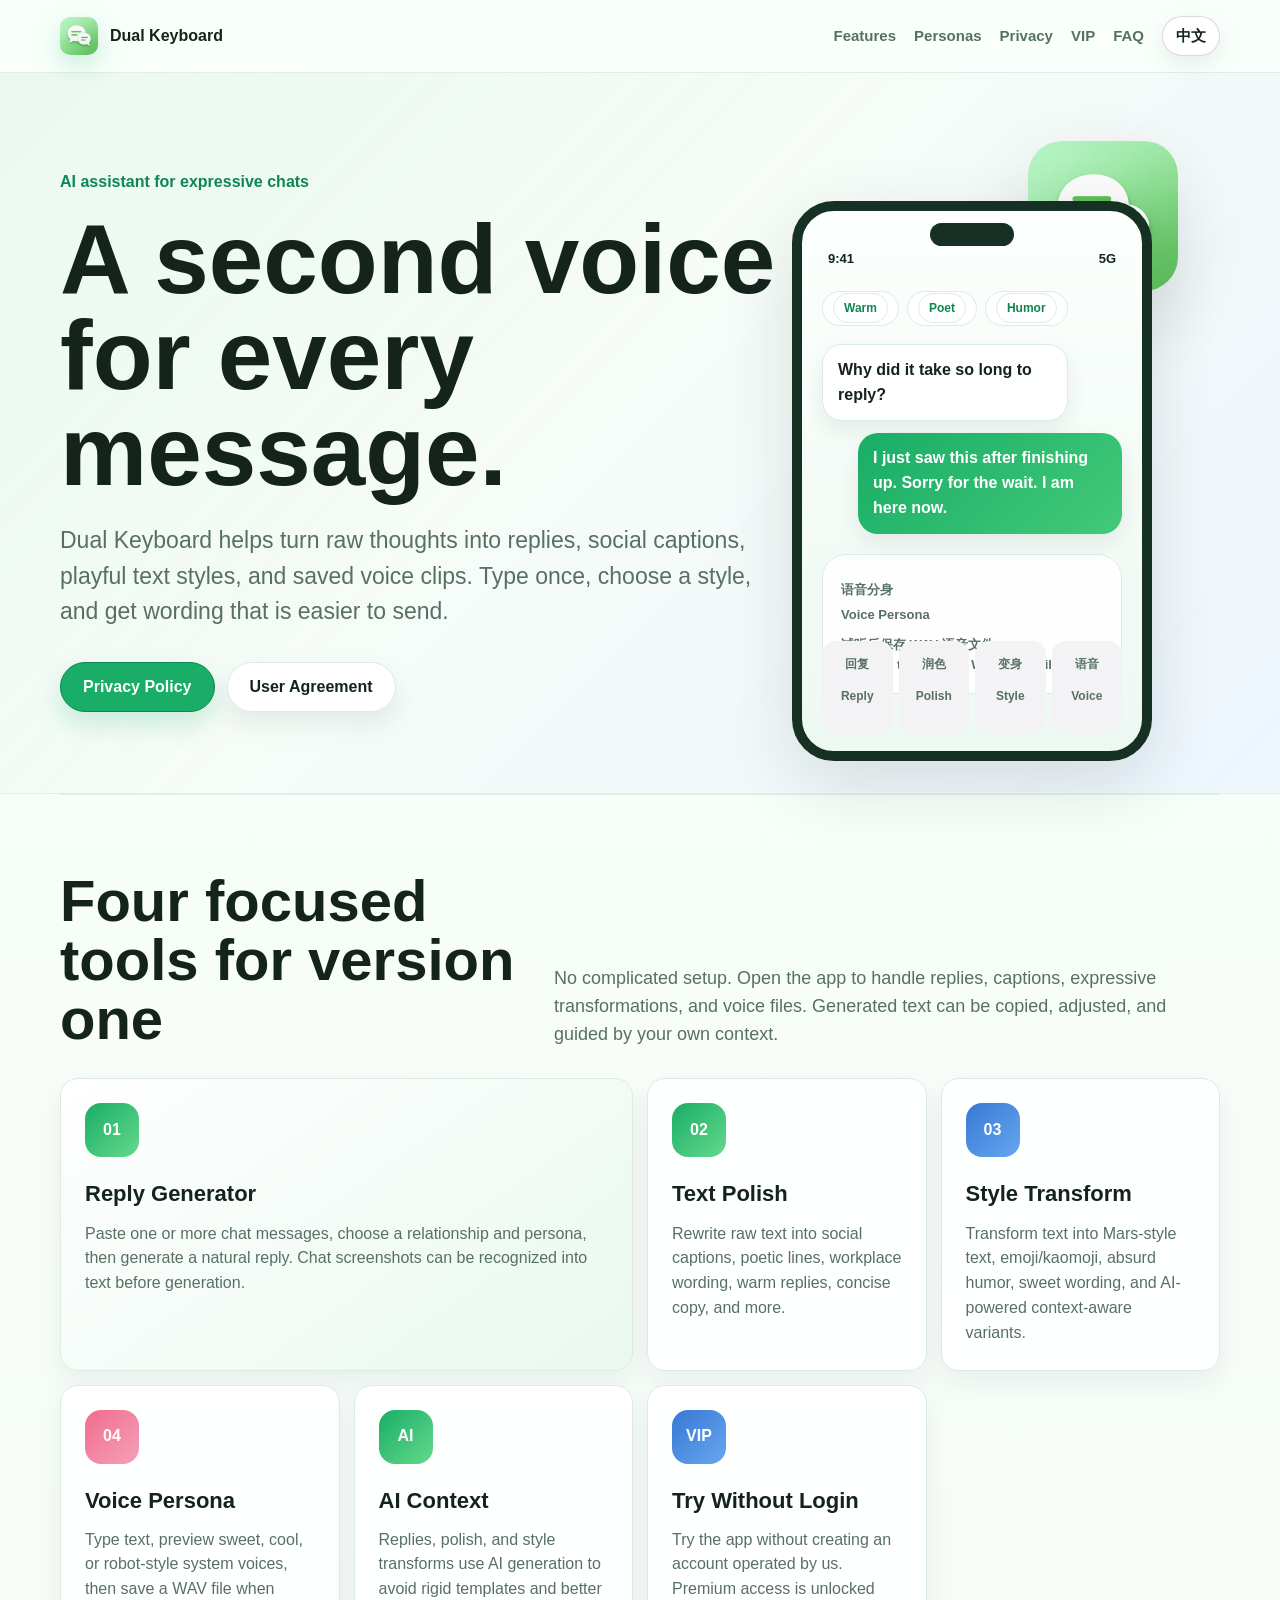
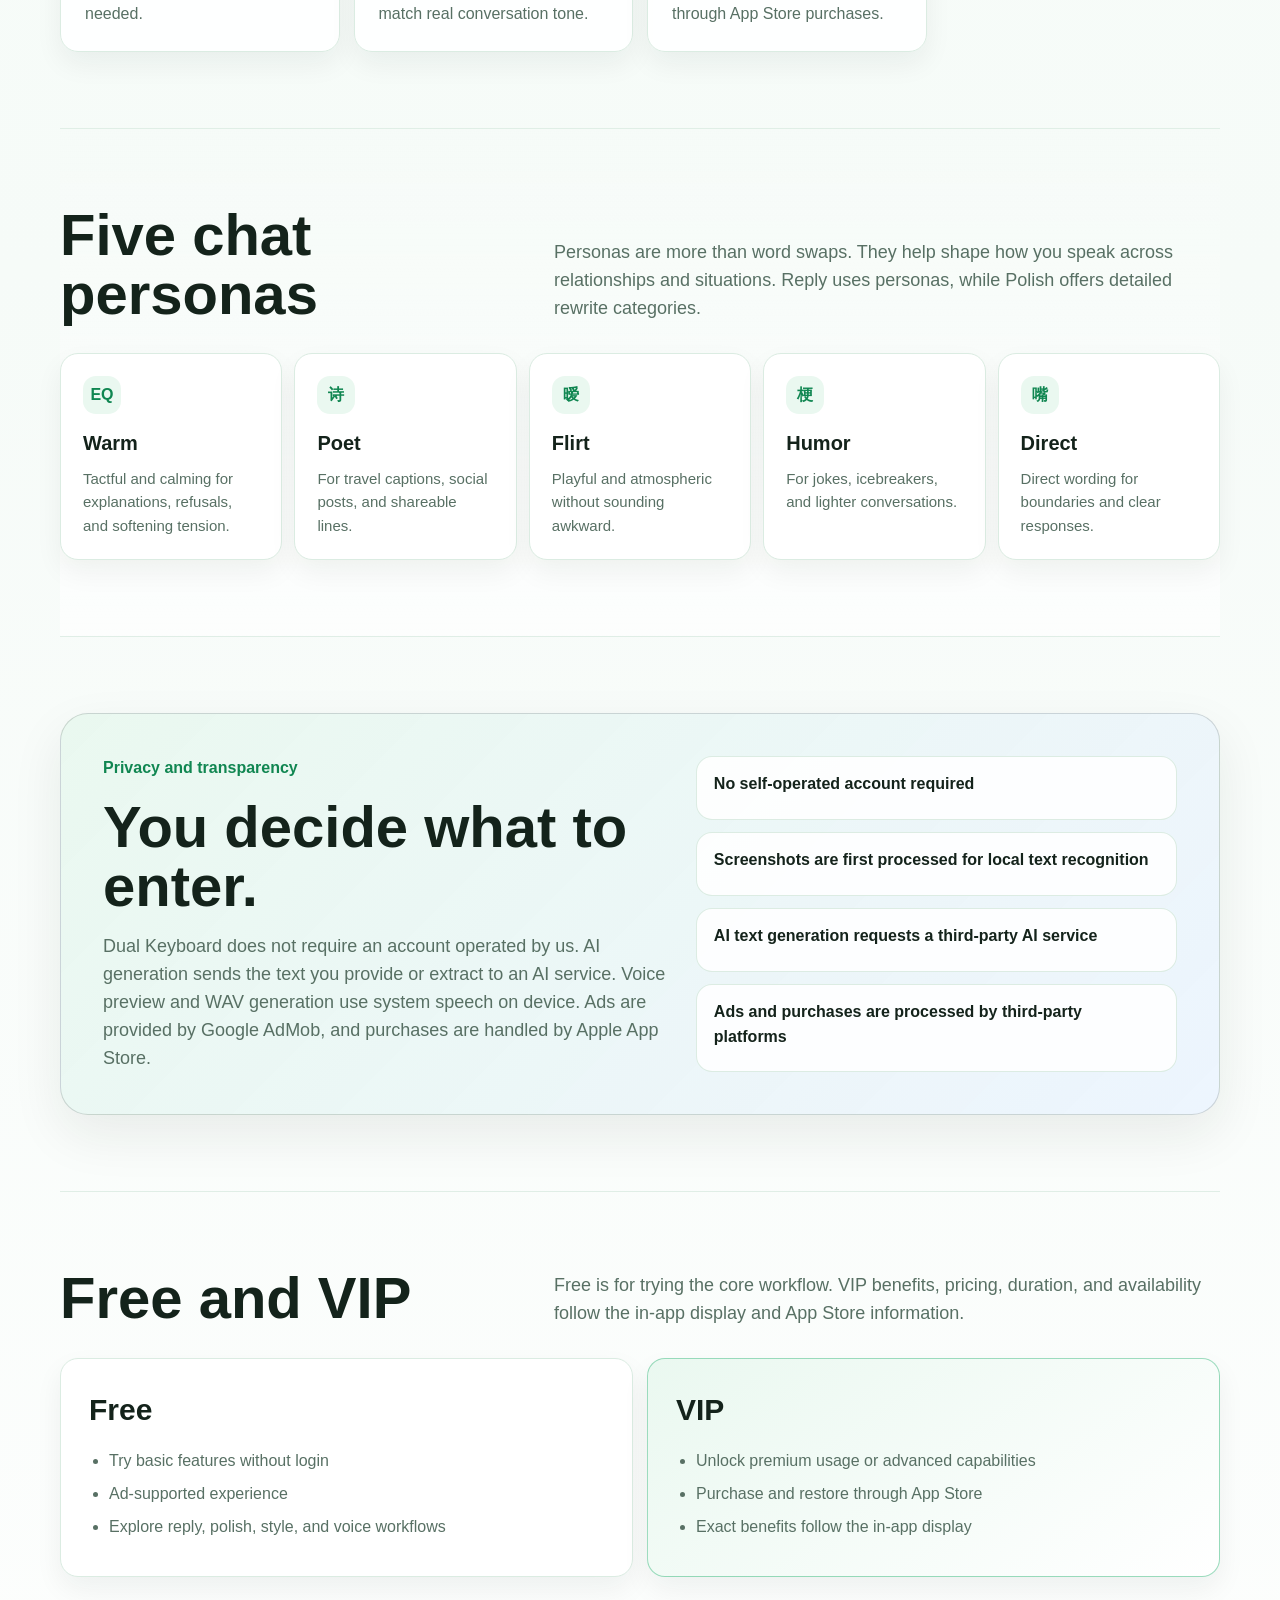
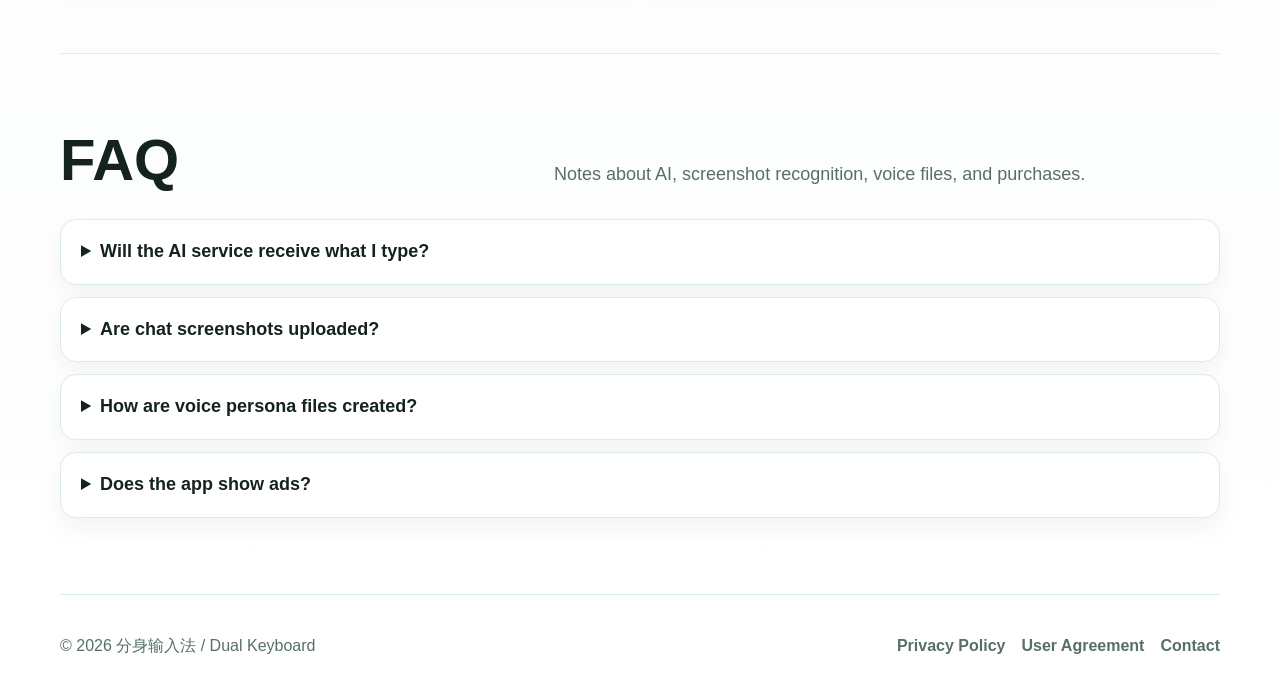
<file: dualkeyboardWeb/index.html>
<!doctype html>
<html lang="zh-Hans">
<head>
  <meta charset="utf-8">
  <meta name="viewport" content="width=device-width, initial-scale=1">
  <meta http-equiv="refresh" content="0; url=static/index.html">
  <title>分身输入法</title>
  <style>
    body { margin: 0; font-family: -apple-system, BlinkMacSystemFont, "Segoe UI", sans-serif; color: #15251d; }
    main { min-height: 100vh; display: grid; place-items: center; padding: 24px; background: #f5fbf7; }
    a { color: #15935a; }
  </style>
</head>
<body>
  <main>
    <p>Opening <a href="static/index.html">分身输入法</a>...</p>
  </main>
</body>
</html>
</file>
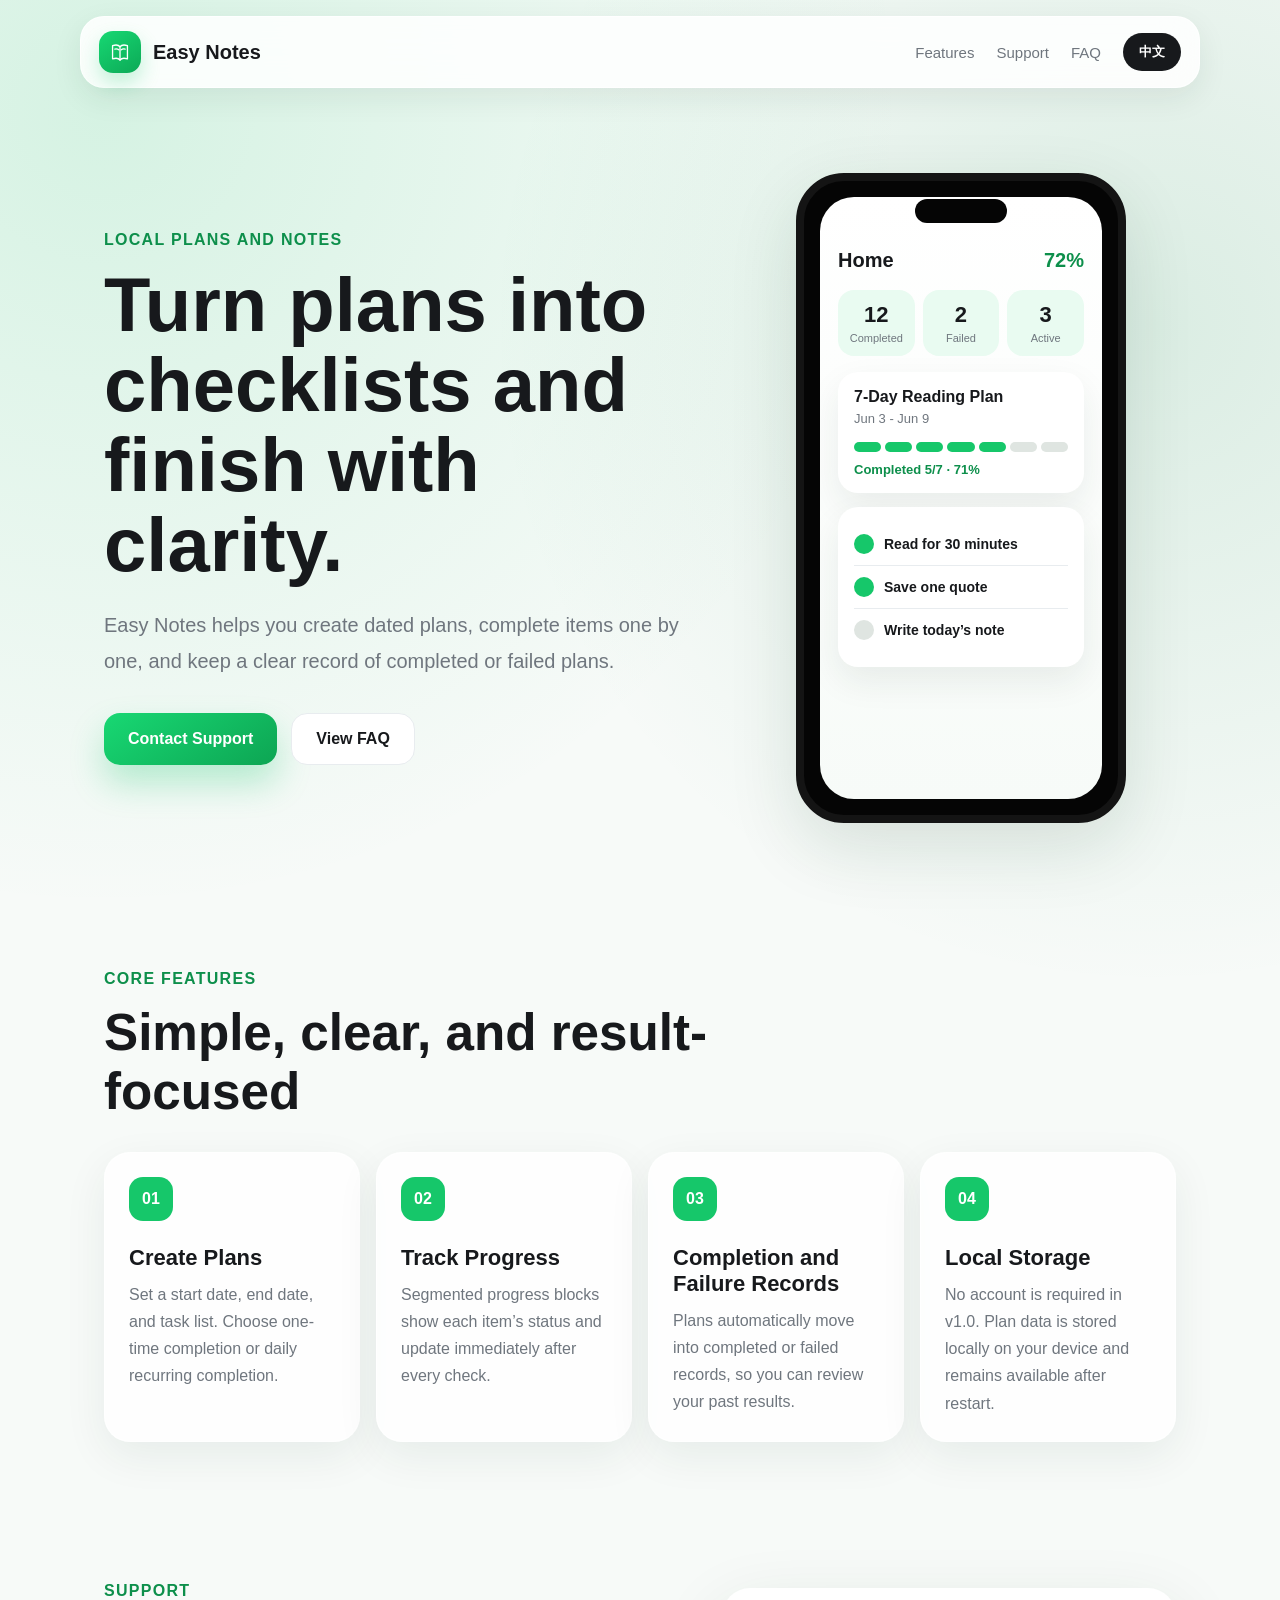
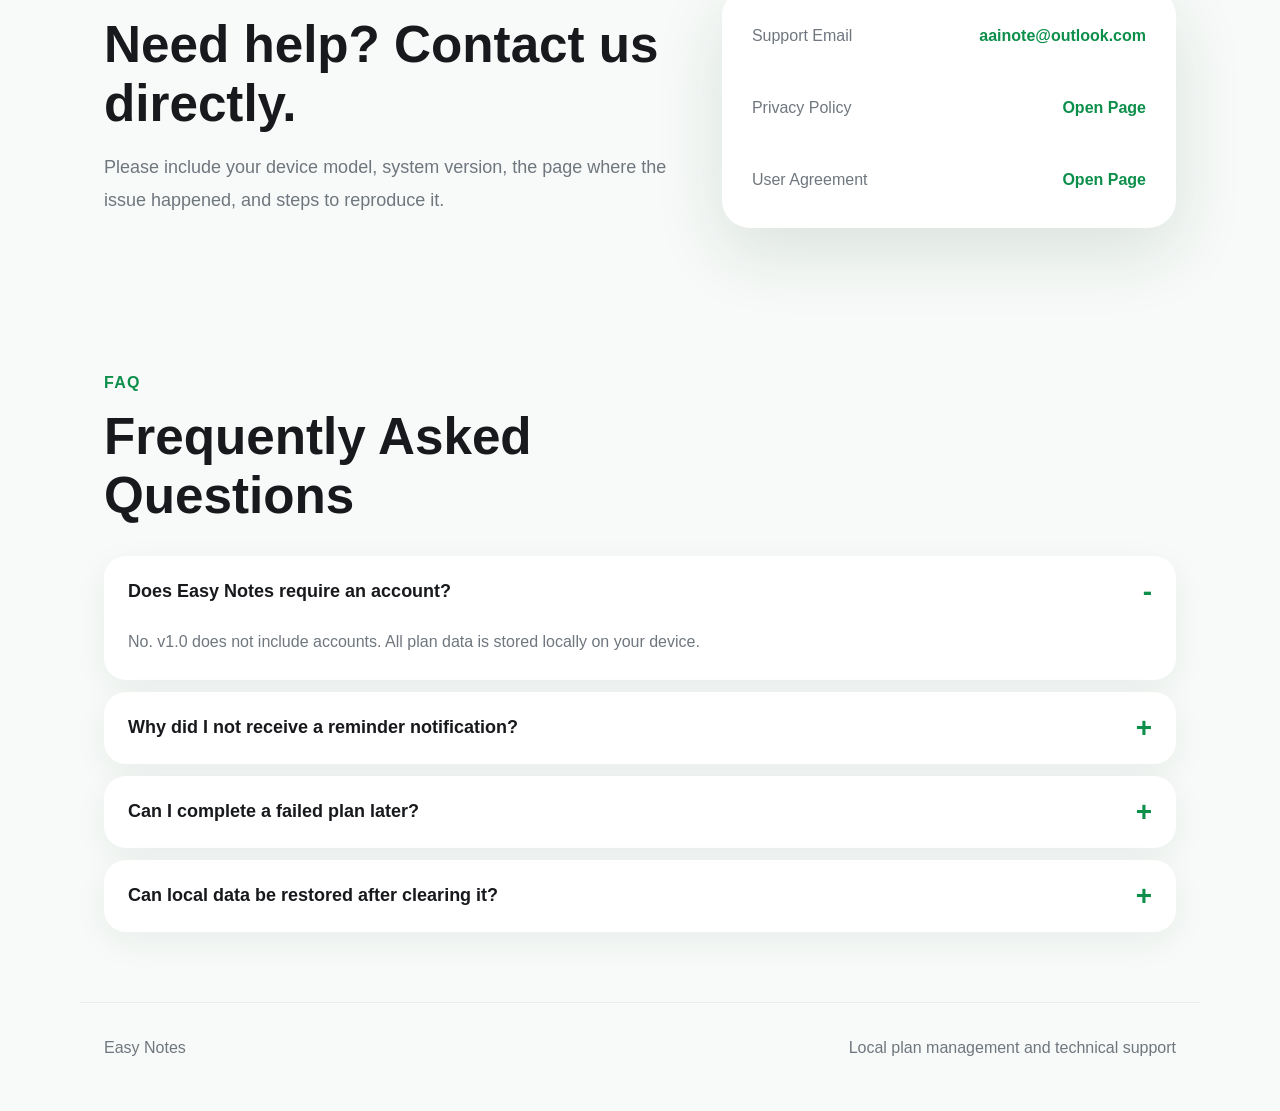
<file: EasyNotesSupport/index.html>
<!doctype html>
<html lang="zh-CN">
<head>
  <meta charset="utf-8">
  <meta name="viewport" content="width=device-width, initial-scale=1, maximum-scale=1">
  <meta name="description" content="Todo Notes official support website. Get help, read FAQ, privacy policy, user agreement, and contact support.">
  <meta name="keywords" content="Todo Notes, 备忘待办, notes, plan, checklist, support">
  <title>备忘待办 | Todo Notes Support</title>
  <link rel="stylesheet" href="css/style.css">
</head>
<body>
  <header class="site-header">
    <nav class="nav">
      <a class="brand" href="#top" aria-label="Todo Notes">
        <span class="brand-mark" aria-hidden="true">
          <svg viewBox="0 0 64 64" role="img">
            <path d="M15 17.5c8.2-2.8 14.3-.9 17 2.5 2.7-3.4 8.8-5.3 17-2.5v30.3c-8.2-2.8-14.3-.9-17 2.5-2.7-3.4-8.8-5.3-17-2.5V17.5Z"></path>
            <path d="M32 20v30.3"></path>
            <path d="M20.3 25.2c4.1-.7 7 .1 9 1.7"></path>
            <path d="M43.7 25.2c-4.1-.7-7 .1-9 1.7"></path>
          </svg>
        </span>
        <span class="brand-text" data-i18n="brandName">备忘待办</span>
      </a>

      <div class="nav-actions">
        <a href="#features" data-i18n="navFeatures">功能</a>
        <a href="#support" data-i18n="navSupport">支持</a>
        <a href="#faq" data-i18n="navFaq">常见问题</a>
        <button class="lang-button" type="button" id="langToggle">EN</button>
      </div>
    </nav>
  </header>

  <main id="top">
    <section class="hero">
      <div class="hero-copy">
        <p class="eyebrow" data-i18n="eyebrow">本地计划与便签管理工具</p>
        <h1 data-i18n="heroTitle">把计划拆成清单，让每一天都有结果。</h1>
        <p class="hero-desc" data-i18n="heroDesc">备忘待办帮助你创建有日期范围的计划，逐项完成任务，并在结束时清楚留下完成或失败记录。</p>
        <div class="hero-actions">
          <a class="primary-button" href="#support" data-i18n="contactSupport">联系技术支持</a>
          <a class="secondary-button" href="#faq" data-i18n="viewFaq">查看常见问题</a>
        </div>
      </div>

      <div class="phone-card" aria-label="Todo Notes app preview">
        <div class="phone">
          <div class="phone-speaker"></div>
          <div class="phone-screen">
            <div class="app-top">
              <span data-i18n="previewHome">首页</span>
              <strong>72%</strong>
            </div>
            <div class="stat-row">
              <div><strong>12</strong><span data-i18n="completed">累计完成</span></div>
              <div><strong>2</strong><span data-i18n="failed">累计失败</span></div>
              <div><strong>3</strong><span data-i18n="active">进行中</span></div>
            </div>
            <div class="plan-card">
              <div>
                <strong data-i18n="previewPlanTitle">7 天阅读计划</strong>
                <span data-i18n="previewPlanDate">6月3日 - 6月9日</span>
              </div>
              <div class="progress-blocks">
                <i></i><i></i><i></i><i></i><i></i><i class="empty"></i><i class="empty"></i>
              </div>
              <p data-i18n="previewProgress">已完成 5/7 · 71%</p>
            </div>
            <div class="check-list">
              <p><span></span><b data-i18n="previewItem1">阅读 30 分钟</b></p>
              <p><span></span><b data-i18n="previewItem2">记录一句摘抄</b></p>
              <p><span class="off"></span><b data-i18n="previewItem3">整理今日感受</b></p>
            </div>
          </div>
        </div>
      </div>
    </section>

    <section class="section" id="features">
      <div class="section-title">
        <p data-i18n="featuresEyebrow">核心功能</p>
        <h2 data-i18n="featuresTitle">简单、明确、有结果感</h2>
      </div>
      <div class="feature-grid">
        <article>
          <span class="feature-icon">01</span>
          <h3 data-i18n="featurePlanTitle">创建计划</h3>
          <p data-i18n="featurePlanDesc">设置开始日期、结束日期和条项列表，支持周期内完成一次或每天循环完成。</p>
        </article>
        <article>
          <span class="feature-icon">02</span>
          <h3 data-i18n="featureProgressTitle">进度追踪</h3>
          <p data-i18n="featureProgressDesc">用分段进度条展示每一项的完成状态，勾选后立即刷新进度。</p>
        </article>
        <article>
          <span class="feature-icon">03</span>
          <h3 data-i18n="featureRecordsTitle">完成与失败记录</h3>
          <p data-i18n="featureRecordsDesc">计划结束后自动进入完成或失败记录，方便回看自己的执行结果。</p>
        </article>
        <article>
          <span class="feature-icon">04</span>
          <h3 data-i18n="featureLocalTitle">本地保存</h3>
          <p data-i18n="featureLocalDesc">v1.0 不需要账号，计划数据仅保存在本机，重启应用后仍可查看。</p>
        </article>
      </div>
    </section>

    <section class="section support-section" id="support">
      <div class="support-copy">
        <p data-i18n="supportEyebrow">技术支持</p>
        <h2 data-i18n="supportTitle">遇到问题时，可以直接联系我们。</h2>
        <p data-i18n="supportDesc">请尽量描述设备型号、系统版本、遇到问题的页面和复现步骤，我们会根据反馈持续优化应用体验。</p>
      </div>
      <div class="support-card">
        <a class="support-row" id="mailLink" href="mailto:aainote@outlook.com">
          <span data-i18n="emailLabel">反馈邮箱</span>
          <strong>aainote@outlook.com</strong>
        </a>
        <a class="support-row" href="https://ainote986.github.io/noteAI/PrivacyPolicy/index.html" target="_blank" rel="noopener">
          <span data-i18n="privacyLabel">隐私政策</span>
          <strong data-i18n="openPage">打开页面</strong>
        </a>
        <a class="support-row" href="https://ainote986.github.io/noteAI/UserAgreement/index.html" target="_blank" rel="noopener">
          <span data-i18n="agreementLabel">用户协议</span>
          <strong data-i18n="openPage">打开页面</strong>
        </a>
      </div>
    </section>

    <section class="section" id="faq">
      <div class="section-title">
        <p data-i18n="faqEyebrow">FAQ</p>
        <h2 data-i18n="faqTitle">常见问题</h2>
      </div>
      <div class="faq-list">
        <button class="faq-item is-open" type="button">
          <span data-i18n="faq1Q">备忘待办是否需要登录账号？</span>
          <p data-i18n="faq1A">不需要。v1.0 不提供账号体系，所有计划数据都保存在本机。</p>
        </button>
        <button class="faq-item" type="button">
          <span data-i18n="faq2Q">为什么没有收到提醒通知？</span>
          <p data-i18n="faq2A">请检查系统通知权限、计划提醒开关、提醒时间，以及计划是否仍处于进行中并存在未完成条项。</p>
        </button>
        <button class="faq-item" type="button">
          <span data-i18n="faq3Q">已失败的计划还能继续打勾完成吗？</span>
          <p data-i18n="faq3A">不能。已完成和已失败都是最终状态。你可以使用重新创建功能生成新的进行中计划。</p>
        </button>
        <button class="faq-item" type="button">
          <span data-i18n="faq4Q">清空本地数据后可以恢复吗？</span>
          <p data-i18n="faq4A">不能。清空本地数据是不可逆操作，请在确认不再需要记录后再执行。</p>
        </button>
      </div>
    </section>
  </main>

  <footer class="footer">
    <span data-i18n="footerName">备忘待办 Todo Notes</span>
    <span data-i18n="footerDesc">本地计划管理与技术支持</span>
  </footer>

  <script src="js/main.js"></script>
</body>
</html>
</file>
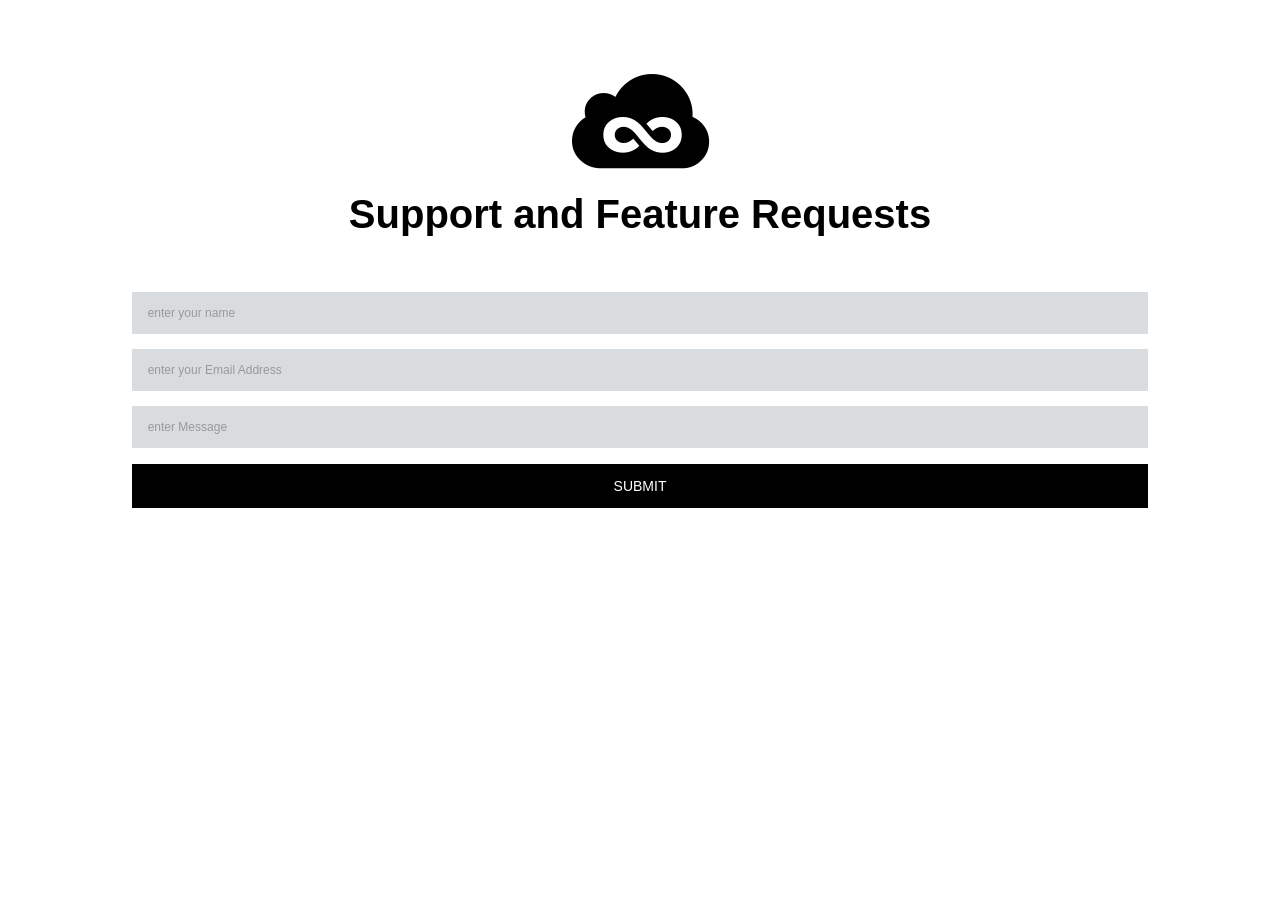
<file: noteAI/index.html>
<!doctype html>
<html class="no-js">
<head>
  <meta charset="utf-8">
  <meta http-equiv="X-UA-Compatible" content="IE=edge">
  <meta name="description" content="">
  <meta name="keywords" content="">
  <meta name="viewport"
        content="width=device-width, initial-scale=1, maximum-scale=1, user-scalable=no">
  <title>APP SUPPORT</title>
  <meta name="renderer" content="webkit">
  <meta http-equiv="Cache-Control" content="no-siteapp"/>
  <link rel="stylesheet" href="css/amazeui.min.css">
  <link rel="stylesheet" href="css/app.css">
</head>
<body>
<div class="am-g myapp-login">
	<div class="myapp-login-logo-block">
		<div class="myapp-login-logo">
			<i class="am-icon-jsfiddle"></i>
		</div>
		<div class="myapp-login-logo-text">
			<div class="myapp-login-logo-text">
				<span>Support and Feature Requests</span>
			</div>
		</div>

		<div class="login-font">
			<strong></strong>
		</div>
		<div class="am-u-sm-10 login-am-center">
			<form class="am-form">
				<fieldset>
					<div class="am-form-group">
						<input type="email" class="" id="doc-ipt-email-1" placeholder="enter your name">
					</div>

					<div class="am-form-group">
						<input type="password" class="" id="doc-ipt-pwd-1" placeholder="enter your Email Address">
					</div>
					<div class="am-form-group">
						<input type="password" class="" id="doc-ipt-pwd-1" placeholder="enter Message">
					</div>
					<p><button type="button" class="am-btn am-btn-default" onclick="tapped()">SUBMIT</button></p>
				</fieldset>
			</form>
		</div>
	</div>
</div>
<!--[if (gte IE 9)|!(IE)]><!-->
<script src="js/jquery.min.js"></script>
<!--<![endif]-->
<!--[if lte IE 8 ]>
<script src="http://libs.baidu.com/jquery/1.11.3/jquery.min.js"></script>
<script src="http://cdn.staticfile.org/modernizr/2.8.3/modernizr.js"></script>
<script src="assets/js/amazeui.ie8polyfill.min.js"></script>
<![endif]-->
<script src="js/amazeui.min.js"></script>
<script src="js/app.js"></script>
<script type="text/javascript">
	function tapped() {
		setTimeout(function() {
            alert('Thank you for contacting us. \n We have received your request and will respond to you within 24 hours')
            $('form').get(0).reset();
        }, 500)
	}
</script>

</body>
</html>
</file>
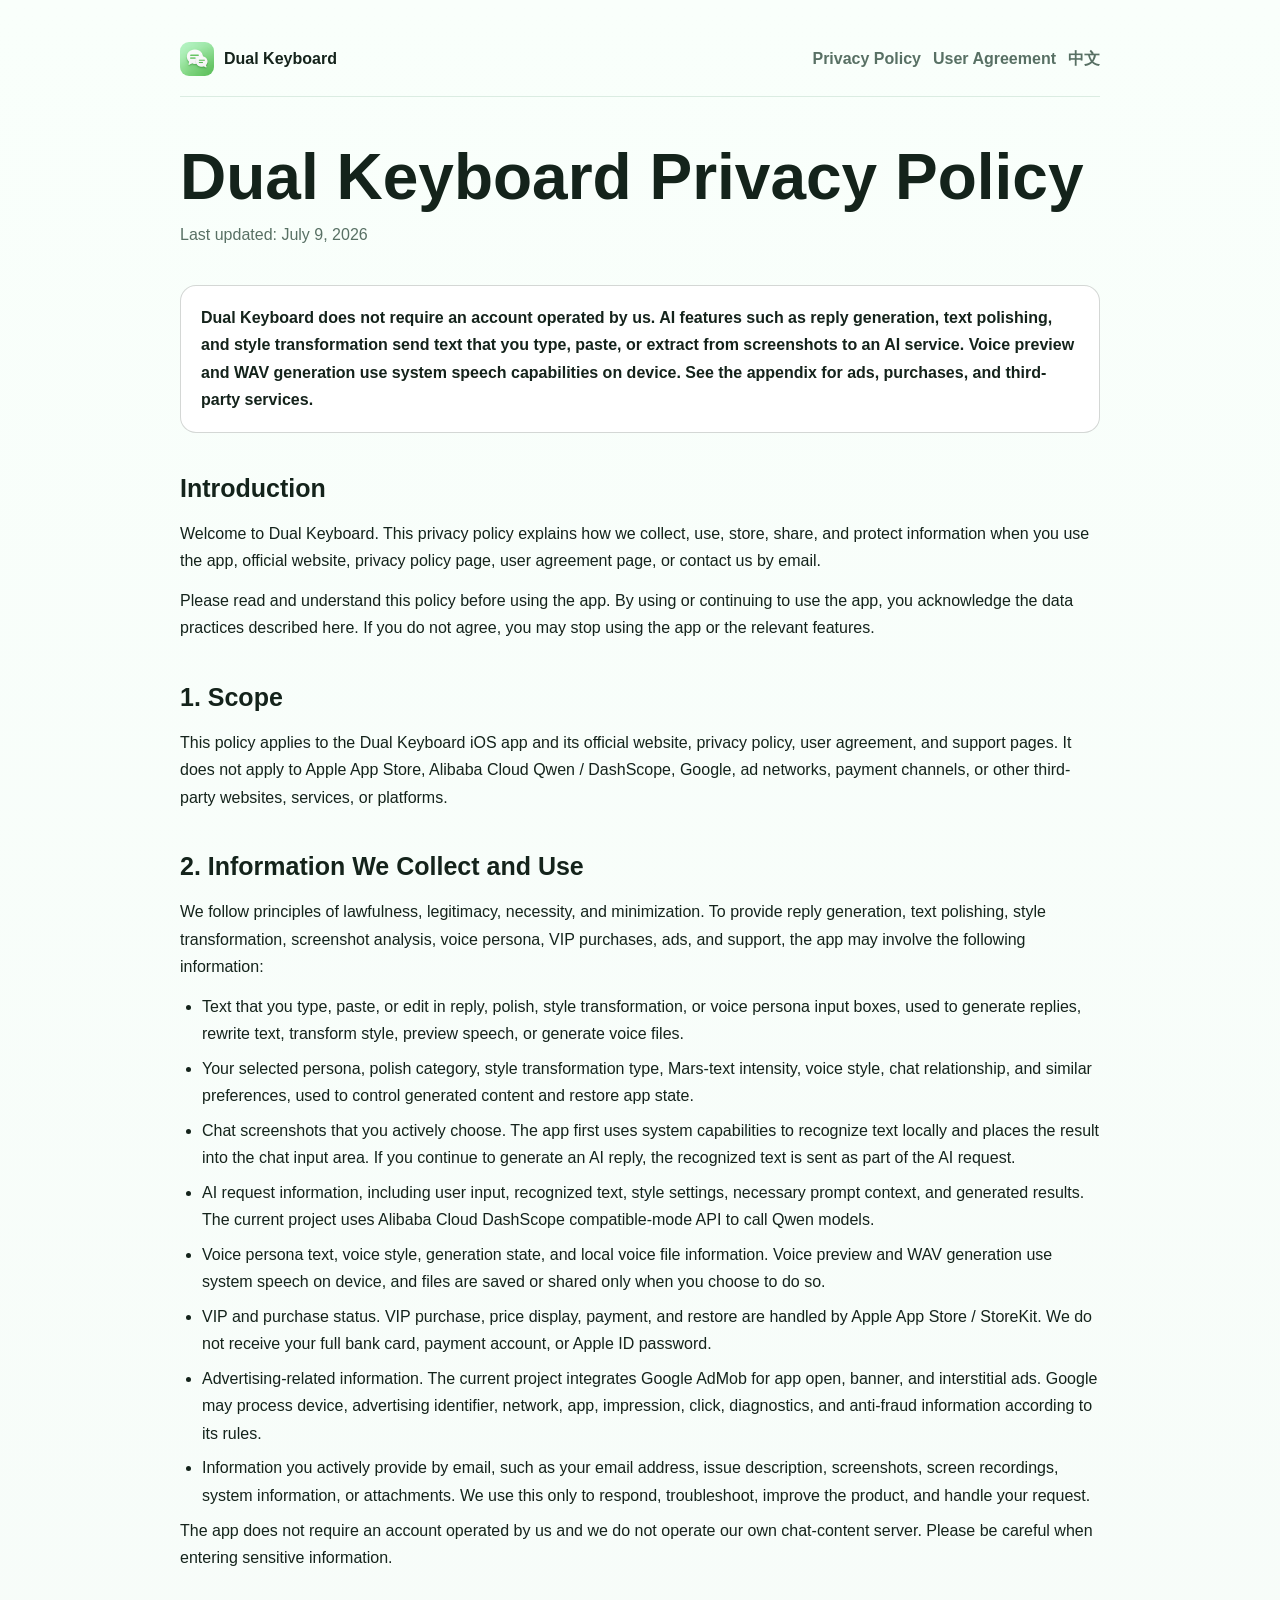
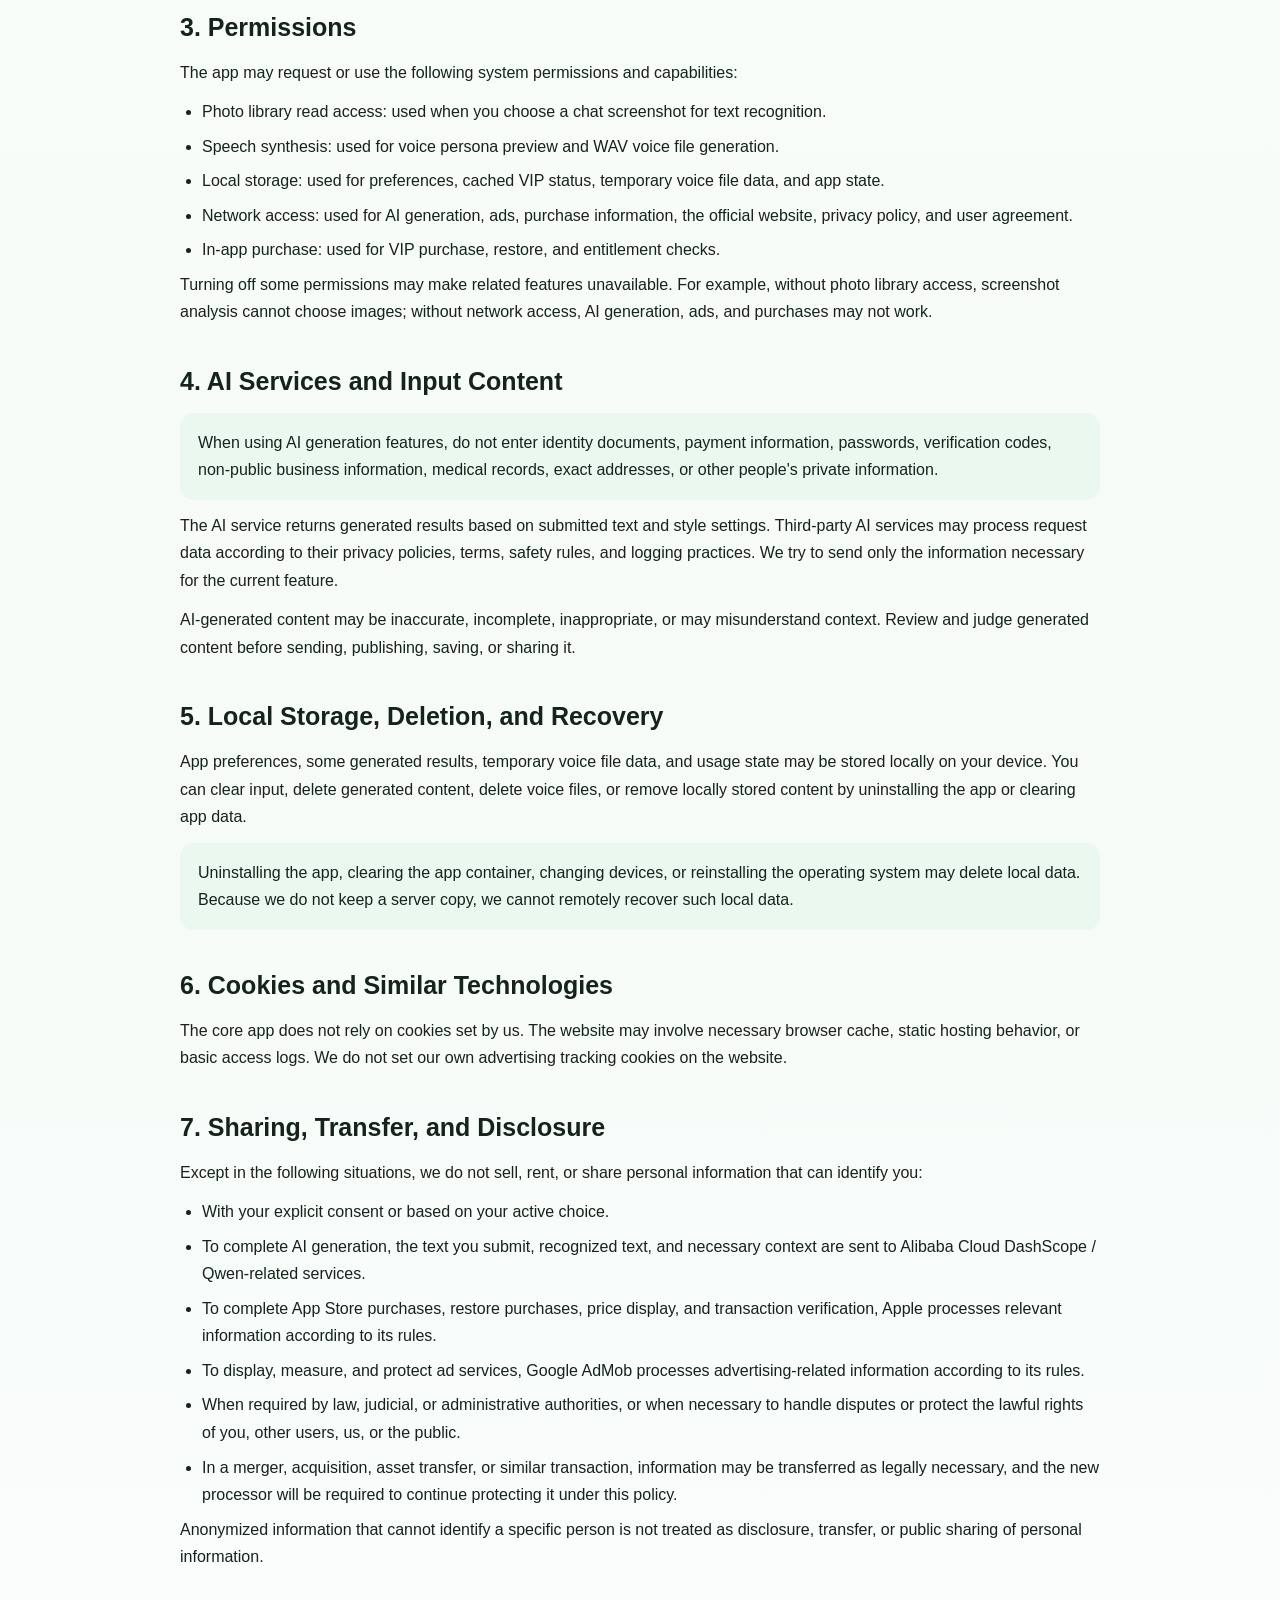
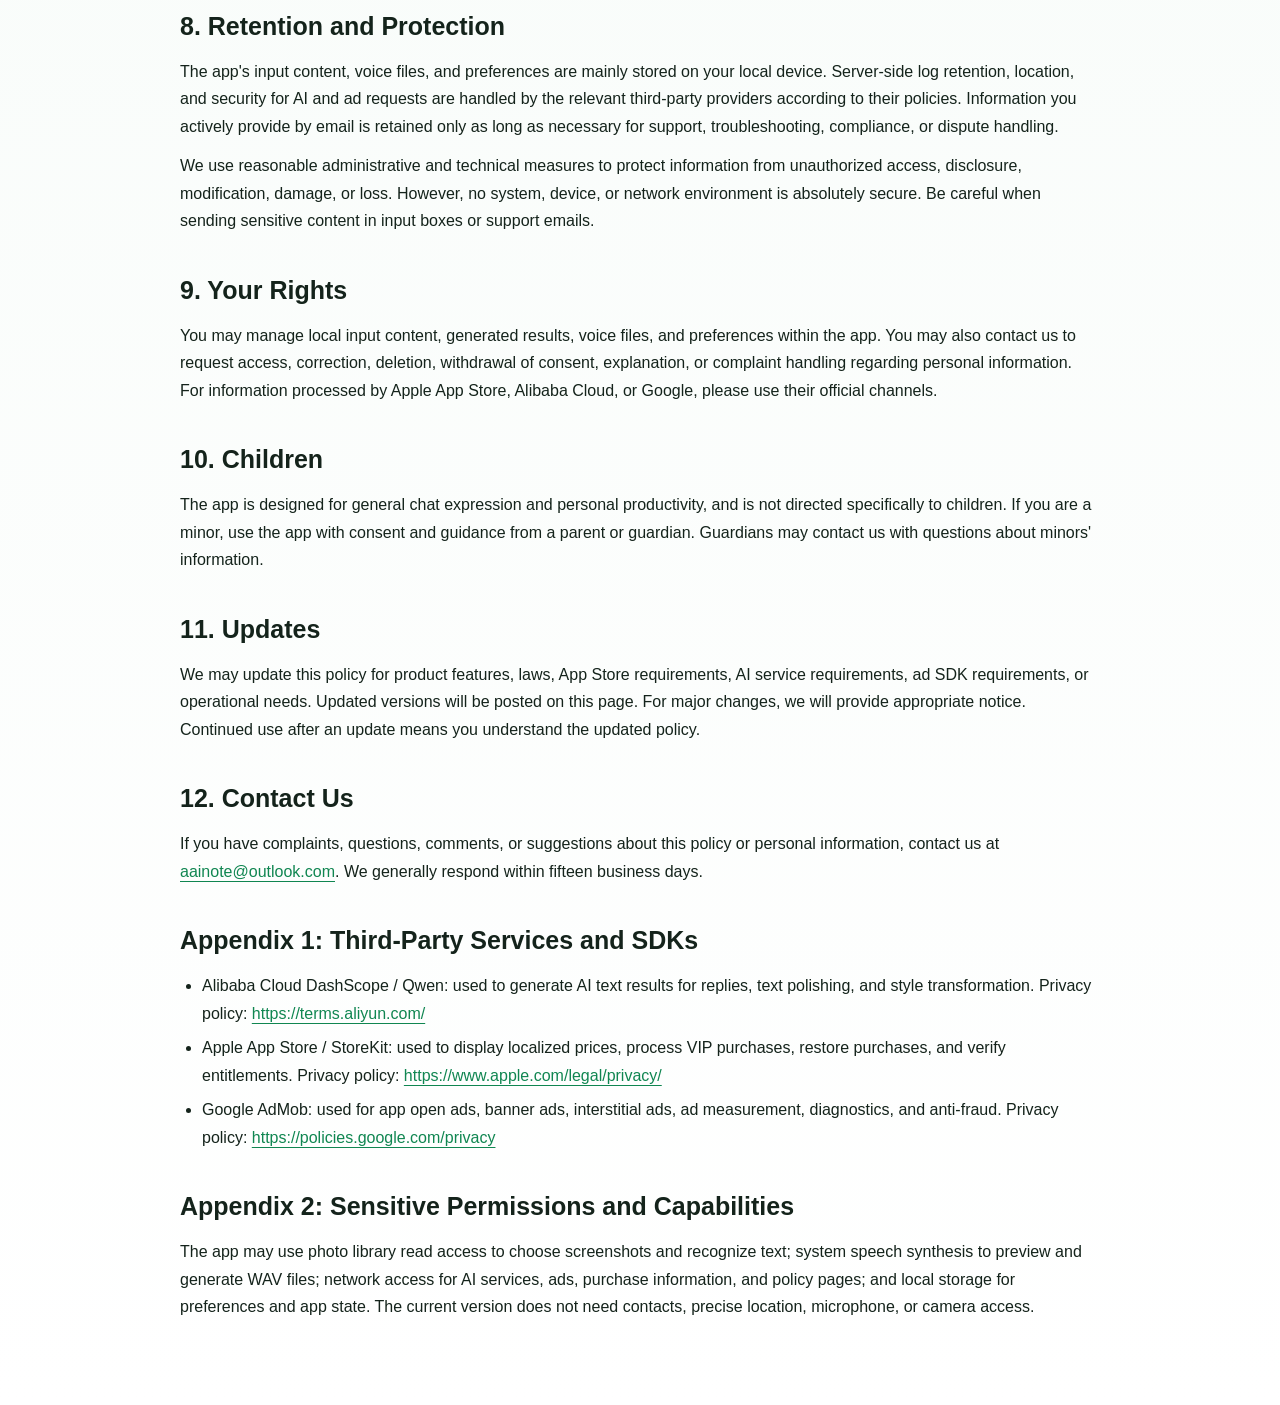
<file: dualkeyboardWeb/PrivacyPolicy/index.html>
<!doctype html>
<html>
<head>
  <meta charset="utf-8">
  <meta name="viewport" content="width=device-width, initial-scale=1">
  <meta http-equiv="refresh" content="0; url=../static/PrivacyPolicy/index.html">
  <title>分身输入法隐私政策</title>
</head>
<body>
  <p><a href="../static/PrivacyPolicy/index.html">Privacy Policy / 隐私政策</a></p>
</body>
</html>
</file>
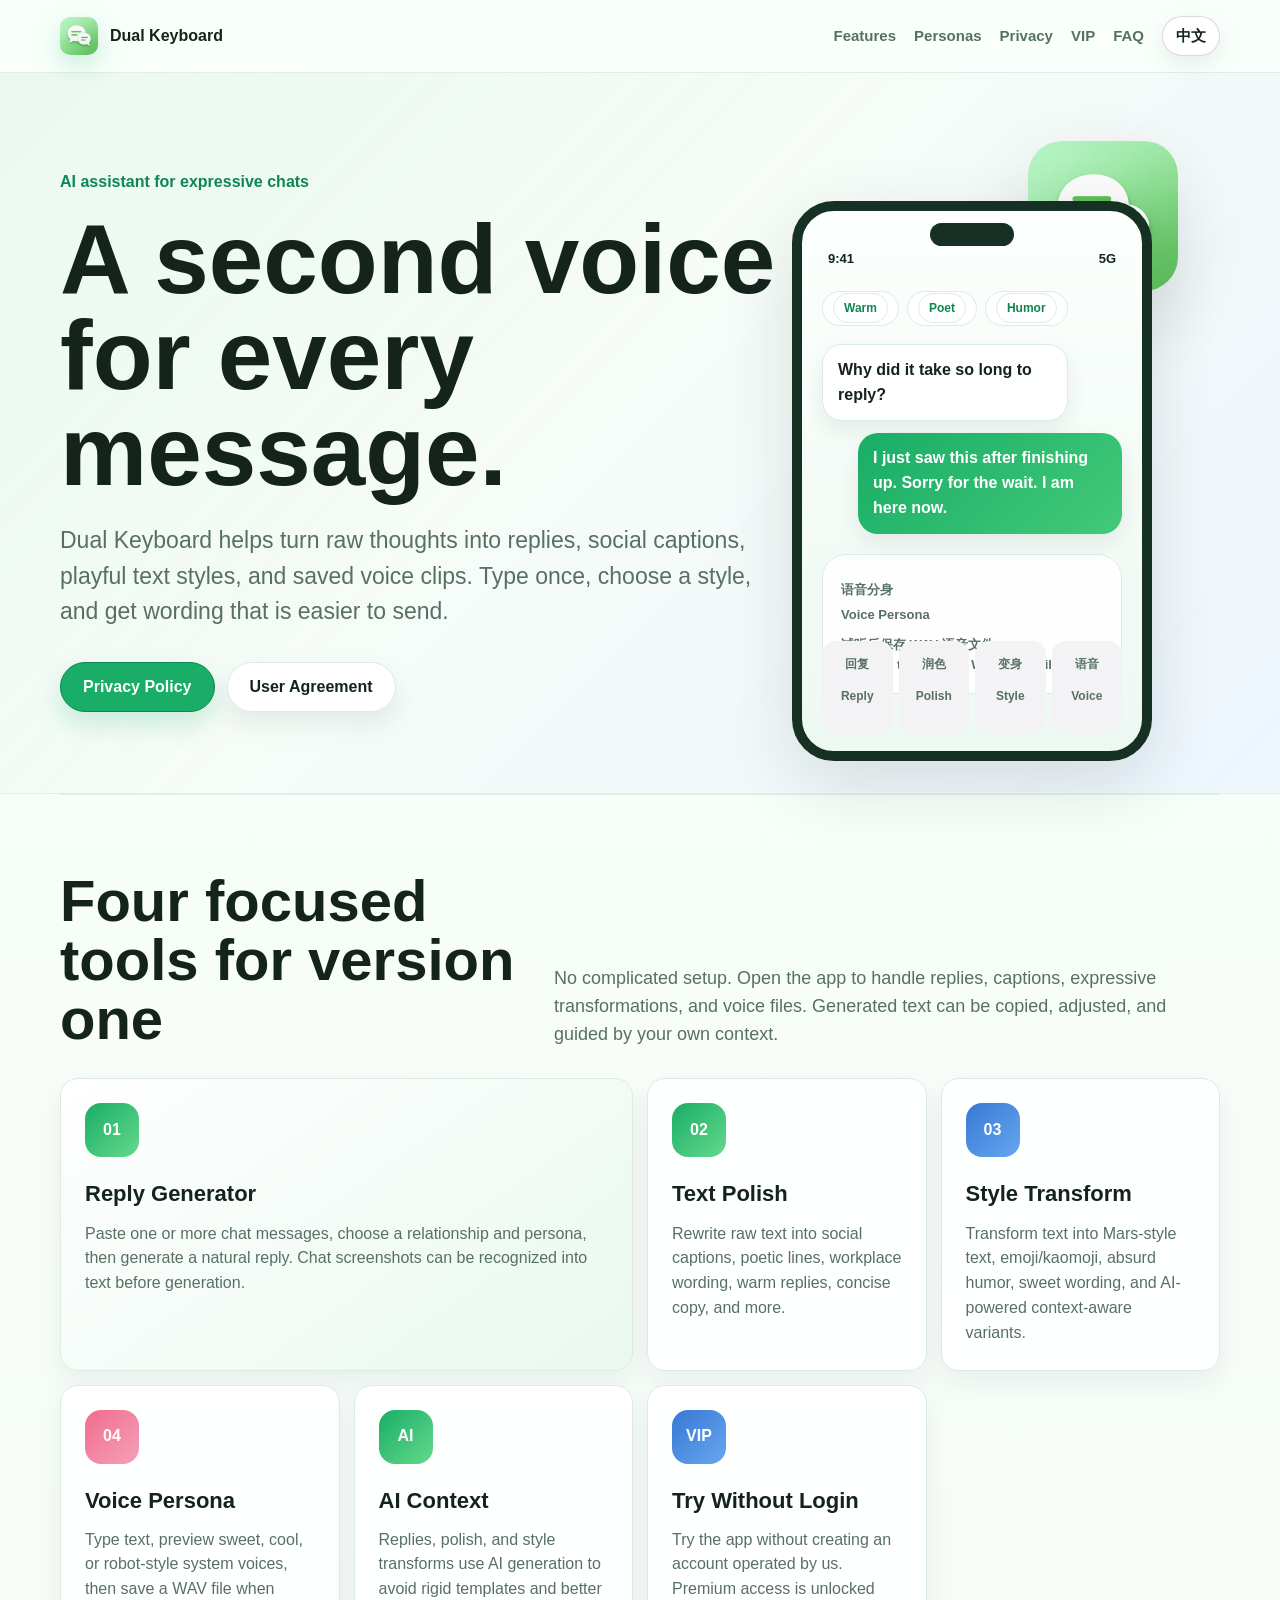
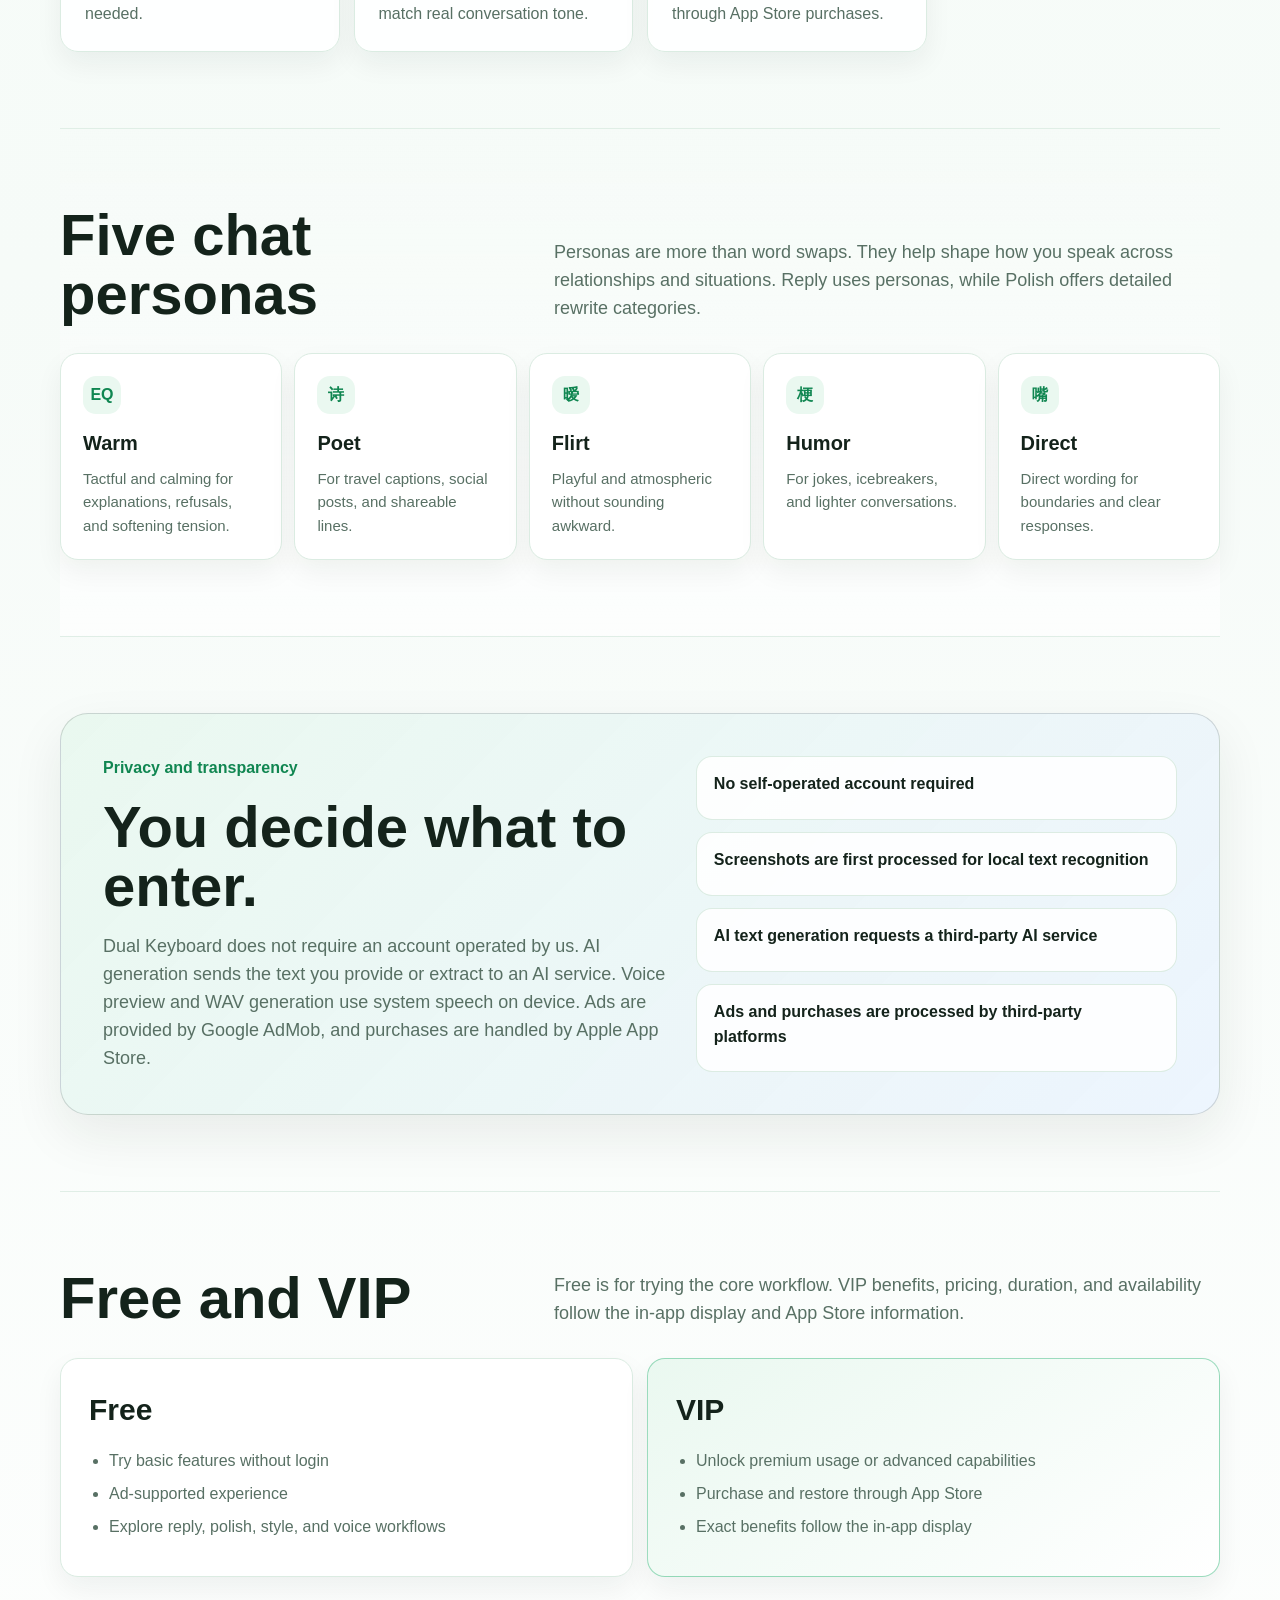
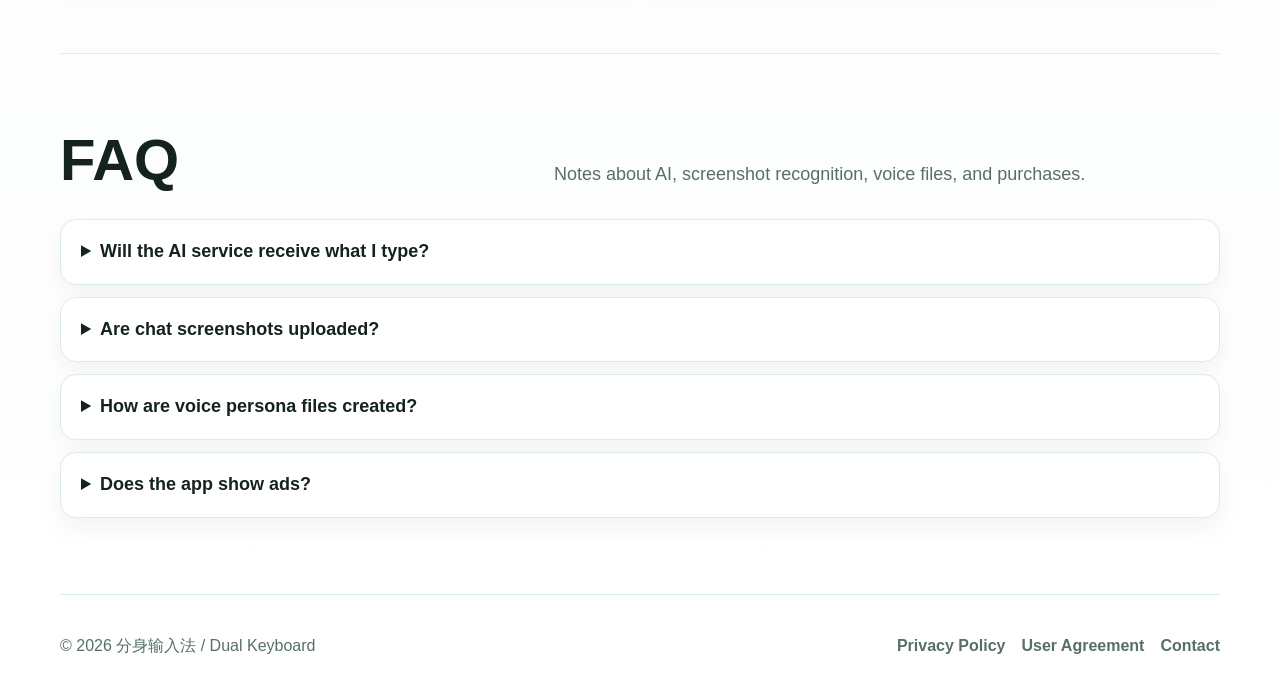
<file: dualkeyboardWeb/static/index.html>
<!doctype html>
<html lang="zh-Hans" data-lang="zh">
<head>
  <meta charset="utf-8">
  <meta name="viewport" content="width=device-width, initial-scale=1">
  <title>分身输入法 - AI 聊天表达助手</title>
  <meta name="description" content="分身输入法是一款面向聊天表达的 AI 助手，支持生成回复、文字润色、个性变身、火星文、emoji/颜文字、截图分析和语音分身。">
  <link rel="stylesheet" href="css/app.css">
</head>
<body>
  <header class="topbar">
    <div class="shell topbar-inner">
      <a class="brand" href="#top" aria-label="分身输入法">
        <img src="images/app-icon.png" alt="" class="brand-icon">
        <span><span class="cn">分身输入法</span><span class="en">Dual Keyboard</span></span>
      </a>
      <nav class="nav" aria-label="Main navigation">
        <a href="#features"><span class="cn">功能</span><span class="en">Features</span></a>
        <a href="#personas"><span class="cn">分身</span><span class="en">Personas</span></a>
        <a href="#privacy"><span class="cn">隐私</span><span class="en">Privacy</span></a>
        <a href="#vip"><span class="cn">会员</span><span class="en">VIP</span></a>
        <a href="#faq"><span class="cn">常见问题</span><span class="en">FAQ</span></a>
        <button class="lang-switch" type="button" data-lang-toggle>English</button>
      </nav>
    </div>
  </header>

  <main id="top">
    <section class="hero-wrap">
      <div class="hero shell">
        <div class="hero-content">
          <p class="eyebrow">
            <span class="cn">AI 聊天表达助手</span>
            <span class="en">AI assistant for expressive chats</span>
          </p>
          <h1>
            <span class="cn block">让每一句话，都像有分身帮你想过。</span>
            <span class="en block">A second voice for every message.</span>
          </h1>
          <p class="lead">
            <span class="cn block">分身输入法帮助你把聊天内容整理成更合适的回复、朋友圈文案、个性文字和可保存语音。输入原话，选择风格，一键生成更好发的表达。</span>
            <span class="en block">Dual Keyboard helps turn raw thoughts into replies, social captions, playful text styles, and saved voice clips. Type once, choose a style, and get wording that is easier to send.</span>
          </p>
          <div class="cta-row">
            <a class="btn" href="PrivacyPolicy/index.html">
              <span class="cn">查看隐私政策</span><span class="en">Privacy Policy</span>
            </a>
            <a class="btn secondary" href="UserAgreement/index.html">
              <span class="cn">查看用户协议</span><span class="en">User Agreement</span>
            </a>
          </div>
        </div>

        <div class="hero-stage" aria-label="分身输入法产品预览">
          <img class="app-icon-large" src="images/app-icon.png" alt="">
          <div class="phone">
            <div class="phone-status">
              <span>9:41</span>
              <span>5G</span>
            </div>
            <div class="persona-strip">
              <span><span class="cn">高情商</span><span class="en">Warm</span></span>
              <span><span class="cn">诗人</span><span class="en">Poet</span></span>
              <span><span class="cn">幽默</span><span class="en">Humor</span></span>
            </div>
            <div class="chat-card">
              <div class="bubble in">
                <span class="cn">你今天怎么这么久才回我？</span>
                <span class="en">Why did it take so long to reply?</span>
              </div>
              <div class="bubble out">
                <span class="cn">刚忙完才看到，让你等久了。我现在认真听你说。</span>
                <span class="en">I just saw this after finishing up. Sorry for the wait. I am here now.</span>
              </div>
            </div>
            <div class="action-panel">
              <strong><span class="cn">语音分身</span><span class="en">Voice Persona</span></strong>
              <span><span class="cn">试听后保存 WAV 语音文件</span><span class="en">Preview, then save a WAV voice file</span></span>
            </div>
            <div class="mini-tabs">
              <span><span class="cn">回复</span><span class="en">Reply</span></span>
              <span><span class="cn">润色</span><span class="en">Polish</span></span>
              <span><span class="cn">变身</span><span class="en">Style</span></span>
              <span><span class="cn">语音</span><span class="en">Voice</span></span>
            </div>
          </div>
        </div>
      </div>
    </section>

    <section id="features" class="section shell">
      <div class="section-head">
        <h2><span class="cn">第一版聚焦四个高频场景</span><span class="en">Four focused tools for version one</span></h2>
        <p>
          <span class="cn block">不用复杂设置，打开就能处理聊天、发圈、个性表达和语音文件。生成内容可复制、可调整，也会保留用户主动输入的上下文。</span>
          <span class="en block">No complicated setup. Open the app to handle replies, captions, expressive transformations, and voice files. Generated text can be copied, adjusted, and guided by your own context.</span>
        </p>
      </div>
      <div class="feature-grid">
        <article class="feature-card wide">
          <div class="feature-icon">01</div>
          <strong><span class="cn">生成回复</span><span class="en">Reply Generator</span></strong>
          <p><span class="cn">粘贴一段或多段聊天内容，选择关系和分身风格，生成自然、可直接发送的回复。也支持从聊天截图中识别文字再生成建议。</span><span class="en">Paste one or more chat messages, choose a relationship and persona, then generate a natural reply. Chat screenshots can be recognized into text before generation.</span></p>
        </article>
        <article class="feature-card">
          <div class="feature-icon">02</div>
          <strong><span class="cn">文字润色</span><span class="en">Text Polish</span></strong>
          <p><span class="cn">把原话改成朋友圈、诗词、职场、高情商、幽默、社交、极简和情绪表达等类型。</span><span class="en">Rewrite raw text into social captions, poetic lines, workplace wording, warm replies, concise copy, and more.</span></p>
        </article>
        <article class="feature-card">
          <div class="feature-icon">03</div>
          <strong><span class="cn">个性变身</span><span class="en">Style Transform</span></strong>
          <p><span class="cn">支持火星文、emoji/颜文字、抽象发疯、甜妹等表达风格，并通过 AI 生成更贴合语境的版本。</span><span class="en">Transform text into Mars-style text, emoji/kaomoji, absurd humor, sweet wording, and AI-powered context-aware variants.</span></p>
        </article>
        <article class="feature-card">
          <div class="feature-icon">04</div>
          <strong><span class="cn">语音分身</span><span class="en">Voice Persona</span></strong>
          <p><span class="cn">输入文字后可试听甜妹感、冷淡感或机器人风格语音，并在需要时保存为 WAV 文件。</span><span class="en">Type text, preview sweet, cool, or robot-style system voices, then save a WAV file when needed.</span></p>
        </article>
        <article class="feature-card">
          <div class="feature-icon">AI</div>
          <strong><span class="cn">AI 语境理解</span><span class="en">AI Context</span></strong>
          <p><span class="cn">回复、润色和个性变身使用 AI 生成，尽量减少固定模板感，适合真实聊天里的不同语气。</span><span class="en">Replies, polish, and style transforms use AI generation to avoid rigid templates and better match real conversation tone.</span></p>
        </article>
        <article class="feature-card">
          <div class="feature-icon">VIP</div>
          <strong><span class="cn">免登录试用</span><span class="en">Try Without Login</span></strong>
          <p><span class="cn">应用不需要自营账号即可体验。高级能力可通过会员解锁，购买和恢复购买由 App Store 处理。</span><span class="en">Try the app without creating an account operated by us. Premium access is unlocked through App Store purchases.</span></p>
        </article>
      </div>
    </section>

    <section id="personas" class="section persona-section shell">
      <div class="section-head">
        <h2><span class="cn">五种聊天分身</span><span class="en">Five chat personas</span></h2>
        <p>
          <span class="cn block">分身不是简单换词，而是帮你在不同关系和场景里选择说话方式。回复页重点使用分身；润色页则提供更细的类型列表。</span>
          <span class="en block">Personas are more than word swaps. They help shape how you speak across relationships and situations. Reply uses personas, while Polish offers detailed rewrite categories.</span>
        </p>
      </div>
      <div class="persona-grid">
        <article class="persona-card">
          <span class="persona-badge">EQ</span>
          <strong><span class="cn">高情商</span><span class="en">Warm</span></strong>
          <p><span class="cn">体面安抚，适合解释、拒绝、缓和气氛。</span><span class="en">Tactful and calming for explanations, refusals, and softening tension.</span></p>
        </article>
        <article class="persona-card">
          <span class="persona-badge">诗</span>
          <strong><span class="cn">诗人</span><span class="en">Poet</span></strong>
          <p><span class="cn">适合旅行、朋友圈和更有传播感的文案。</span><span class="en">For travel captions, social posts, and shareable lines.</span></p>
        </article>
        <article class="persona-card">
          <span class="persona-badge">暧</span>
          <strong><span class="cn">暧昧</span><span class="en">Flirt</span></strong>
          <p><span class="cn">轻推拉、有氛围，避免太直白或太尴尬。</span><span class="en">Playful and atmospheric without sounding awkward.</span></p>
        </article>
        <article class="persona-card">
          <span class="persona-badge">梗</span>
          <strong><span class="cn">幽默</span><span class="en">Humor</span></strong>
          <p><span class="cn">接梗、破冰、解围，让聊天不那么硬。</span><span class="en">For jokes, icebreakers, and lighter conversations.</span></p>
        </article>
        <article class="persona-card">
          <span class="persona-badge">嘴</span>
          <strong><span class="cn">嘴替</span><span class="en">Direct</span></strong>
          <p><span class="cn">直给、表达边界，适合不想再绕弯的时候。</span><span class="en">Direct wording for boundaries and clear responses.</span></p>
        </article>
      </div>
    </section>

    <section id="privacy" class="section shell">
      <div class="privacy-band">
        <div>
          <p class="eyebrow"><span class="cn">隐私与透明</span><span class="en">Privacy and transparency</span></p>
          <h2><span class="cn">你输入什么，由你决定。</span><span class="en">You decide what to enter.</span></h2>
          <p>
            <span class="cn block">分身输入法不要求注册自营账号。AI 生成会把你主动输入或识别出的文本发送至 AI 服务；语音试听和 WAV 生成使用系统语音能力在设备上处理；广告由 Google AdMob 提供；会员购买由 Apple App Store 处理。</span>
            <span class="en block">Dual Keyboard does not require an account operated by us. AI generation sends the text you provide or extract to an AI service. Voice preview and WAV generation use system speech on device. Ads are provided by Google AdMob, and purchases are handled by Apple App Store.</span>
          </p>
        </div>
        <ul class="checklist">
          <li><span class="cn">无自营账号注册</span><span class="en">No self-operated account required</span></li>
          <li><span class="cn">截图图片优先用于本地文字识别</span><span class="en">Screenshots are first processed for local text recognition</span></li>
          <li><span class="cn">AI 文本生成会请求第三方 AI 服务</span><span class="en">AI text generation requests a third-party AI service</span></li>
          <li><span class="cn">广告和内购由第三方平台处理</span><span class="en">Ads and purchases are processed by third-party platforms</span></li>
        </ul>
      </div>
    </section>

    <section id="vip" class="section shell">
      <div class="section-head">
        <h2><span class="cn">Free 与会员</span><span class="en">Free and VIP</span></h2>
        <p>
          <span class="cn block">免费版适合试用核心流程。会员权益、价格、周期和可用地区以应用内展示及 App Store 实际信息为准。</span>
          <span class="en block">Free is for trying the core workflow. VIP benefits, pricing, duration, and availability follow the in-app display and App Store information.</span>
        </p>
      </div>
      <div class="plans">
        <article class="plan">
          <h3>Free</h3>
          <ul>
            <li><span class="cn">免登录体验基础功能</span><span class="en">Try basic features without login</span></li>
            <li><span class="cn">广告支持的使用体验</span><span class="en">Ad-supported experience</span></li>
            <li><span class="cn">适合了解回复、润色、变身和语音流程</span><span class="en">Explore reply, polish, style, and voice workflows</span></li>
          </ul>
        </article>
        <article class="plan featured">
          <h3>VIP</h3>
          <ul>
            <li><span class="cn">解锁高级使用额度或高级能力</span><span class="en">Unlock premium usage or advanced capabilities</span></li>
            <li><span class="cn">支持购买和恢复购买</span><span class="en">Purchase and restore through App Store</span></li>
            <li><span class="cn">具体权益以后续应用内展示为准</span><span class="en">Exact benefits follow the in-app display</span></li>
          </ul>
        </article>
      </div>
    </section>

    <section id="faq" class="section shell">
      <div class="section-head">
        <h2><span class="cn">常见问题</span><span class="en">FAQ</span></h2>
        <p>
          <span class="cn">关于 AI、截图识别、语音文件和会员购买的说明。</span>
          <span class="en">Notes about AI, screenshot recognition, voice files, and purchases.</span>
        </p>
      </div>
      <div class="faq">
        <details>
          <summary><span class="cn">AI 会看到我输入的内容吗？</span><span class="en">Will the AI service receive what I type?</span></summary>
          <p><span class="cn">当你点击生成回复、开始润色或开始变身时，应用会把你主动输入的文本、选择的风格和必要上下文发送到 AI 服务生成结果。请避免输入身份证件、支付信息、账号密码等敏感内容。</span><span class="en">When you generate a reply, polish text, or transform style, the app sends the text you provide, selected style, and necessary context to the AI service. Avoid entering IDs, payment information, passwords, or other sensitive content.</span></p>
        </details>
        <details>
          <summary><span class="cn">聊天截图会上传吗？</span><span class="en">Are chat screenshots uploaded?</span></summary>
          <p><span class="cn">截图分析用于从你选择的图片中识别聊天文字。应用会优先使用系统能力在本地提取文字；如你继续使用 AI 生成回复，识别出的文字会随生成请求提交给 AI 服务。</span><span class="en">Screenshot analysis extracts chat text from an image you choose. The app first uses system capabilities for local recognition. If you continue to AI reply generation, the recognized text is sent as part of that request.</span></p>
        </details>
        <details>
          <summary><span class="cn">语音分身生成的文件在哪里处理？</span><span class="en">How are voice persona files created?</span></summary>
          <p><span class="cn">语音试听和保存使用系统语音能力生成。你点击保存后，应用会生成 WAV 文件并让你选择保存或分享位置。</span><span class="en">Voice preview and saving use system speech synthesis. After tapping save, the app creates a WAV file and lets you choose where to save or share it.</span></p>
        </details>
        <details>
          <summary><span class="cn">应用会展示广告吗？</span><span class="en">Does the app show ads?</span></summary>
          <p><span class="cn">当前项目已接入 Google AdMob，用于开屏、横幅和插页广告。广告相关数据处理以 Google 的规则和本隐私政策说明为准。</span><span class="en">The current project integrates Google AdMob for app open, banner, and interstitial ads. Ad-related processing follows Google's rules and this privacy policy.</span></p>
        </details>
      </div>
    </section>
  </main>

  <footer class="shell footer">
    <span>© 2026 分身输入法 / Dual Keyboard</span>
    <div class="footer-links">
      <a href="PrivacyPolicy/index.html"><span class="cn">隐私政策</span><span class="en">Privacy Policy</span></a>
      <a href="UserAgreement/index.html"><span class="cn">用户协议</span><span class="en">User Agreement</span></a>
      <a href="mailto:aainote@outlook.com"><span class="cn">联系我们</span><span class="en">Contact</span></a>
    </div>
  </footer>

  <script src="js/app.js"></script>
</body>
</html>
</file>
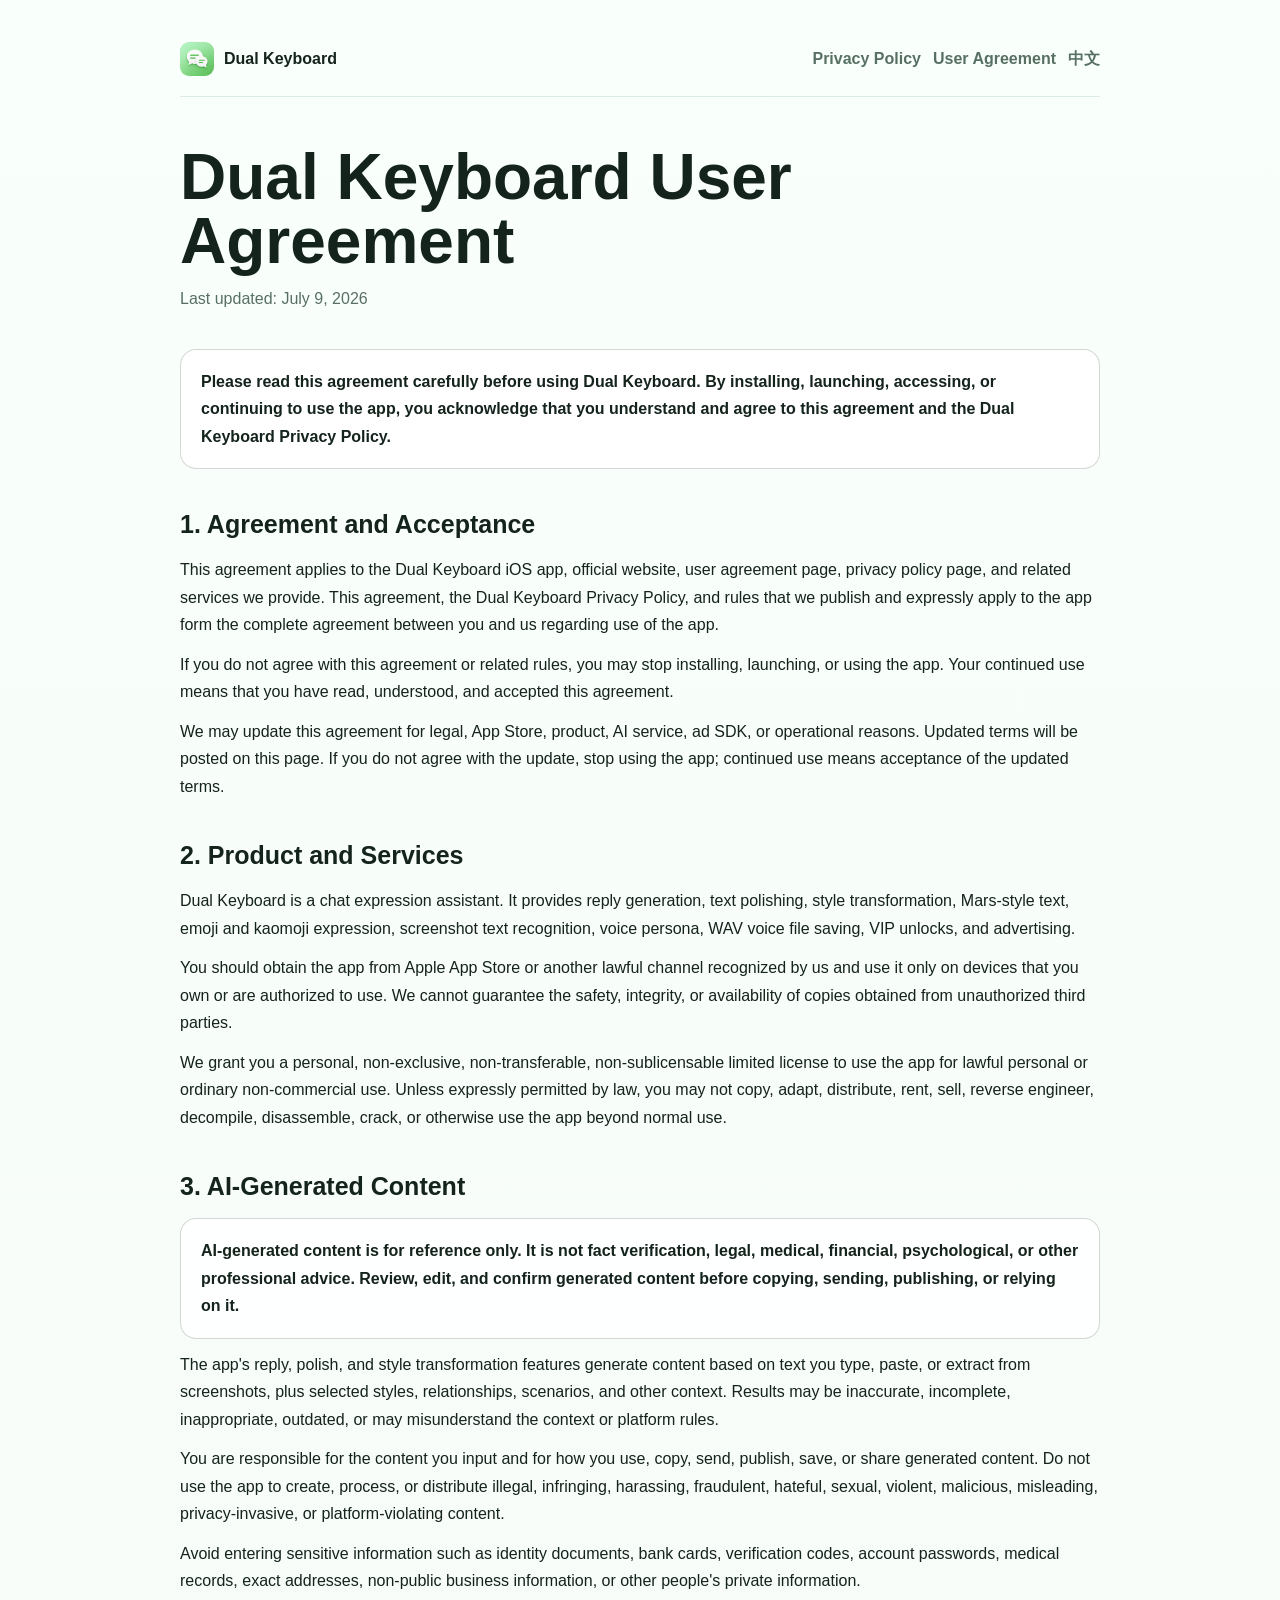
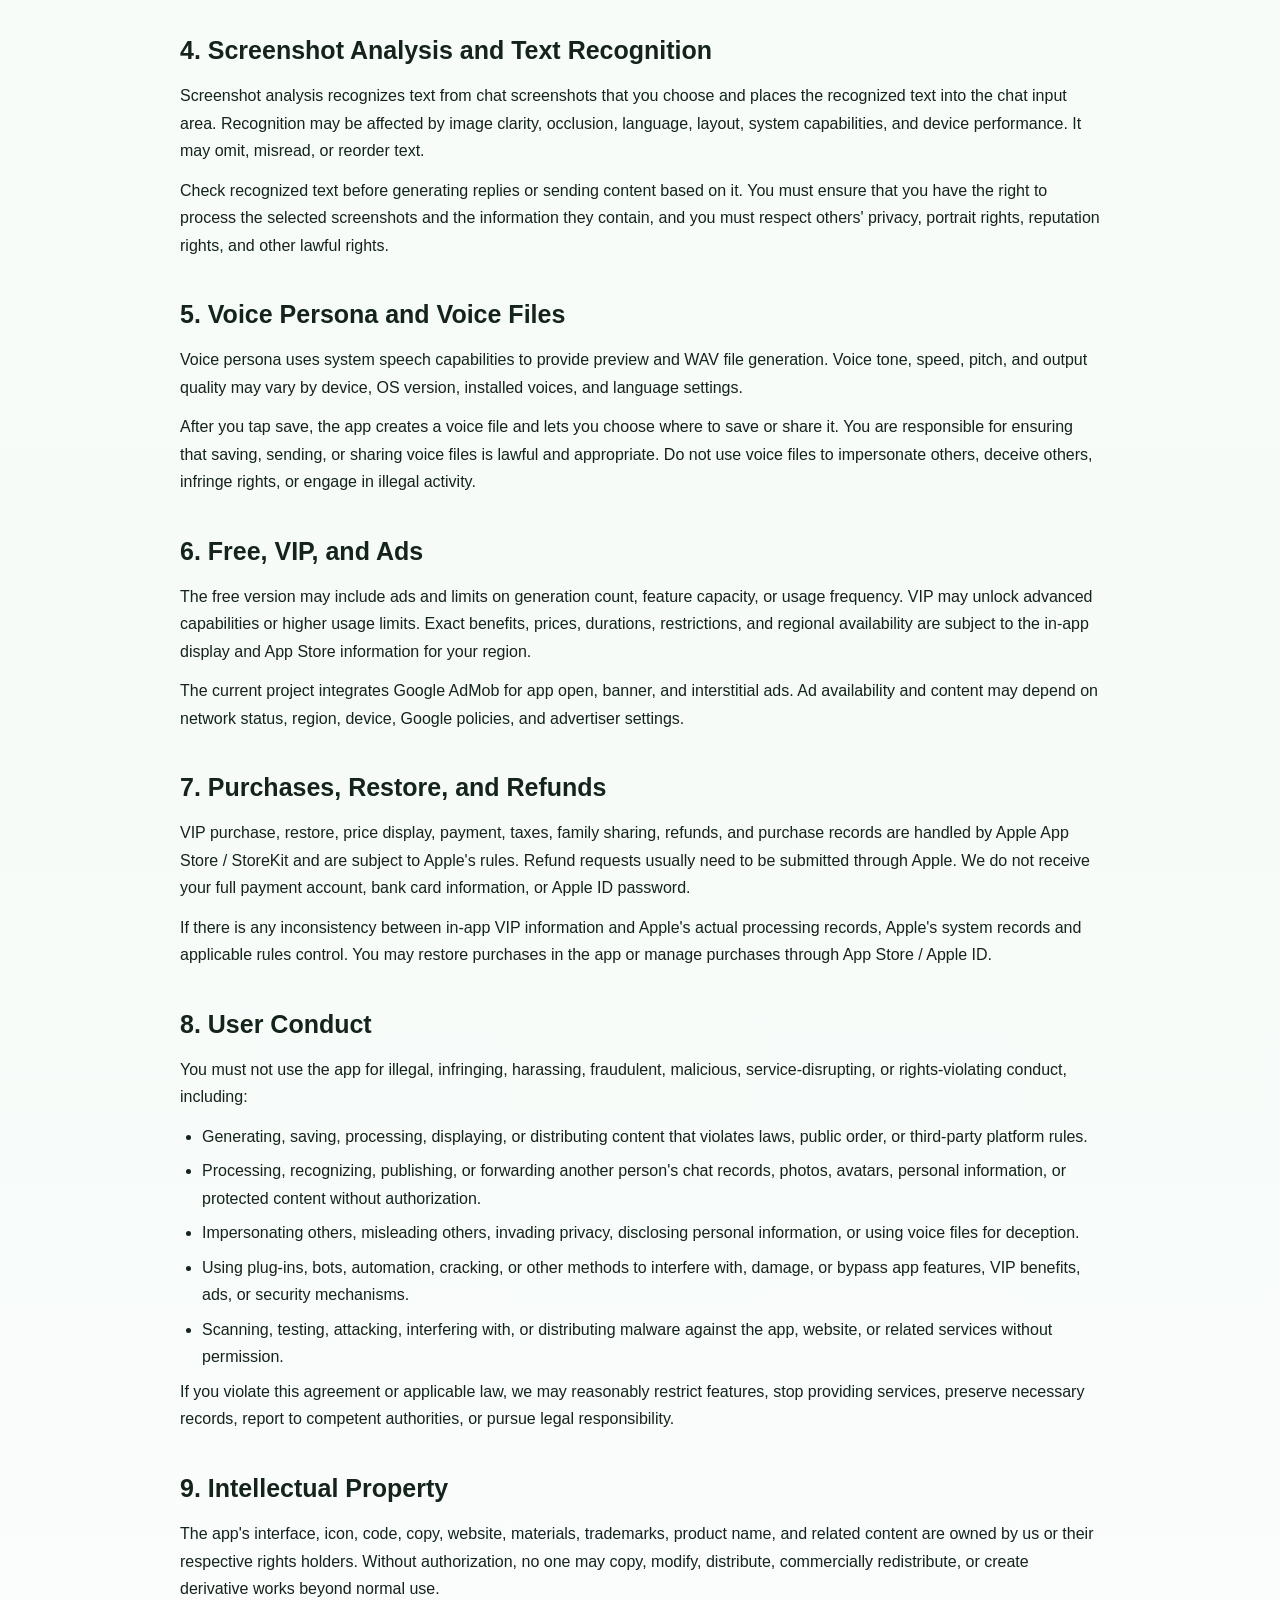
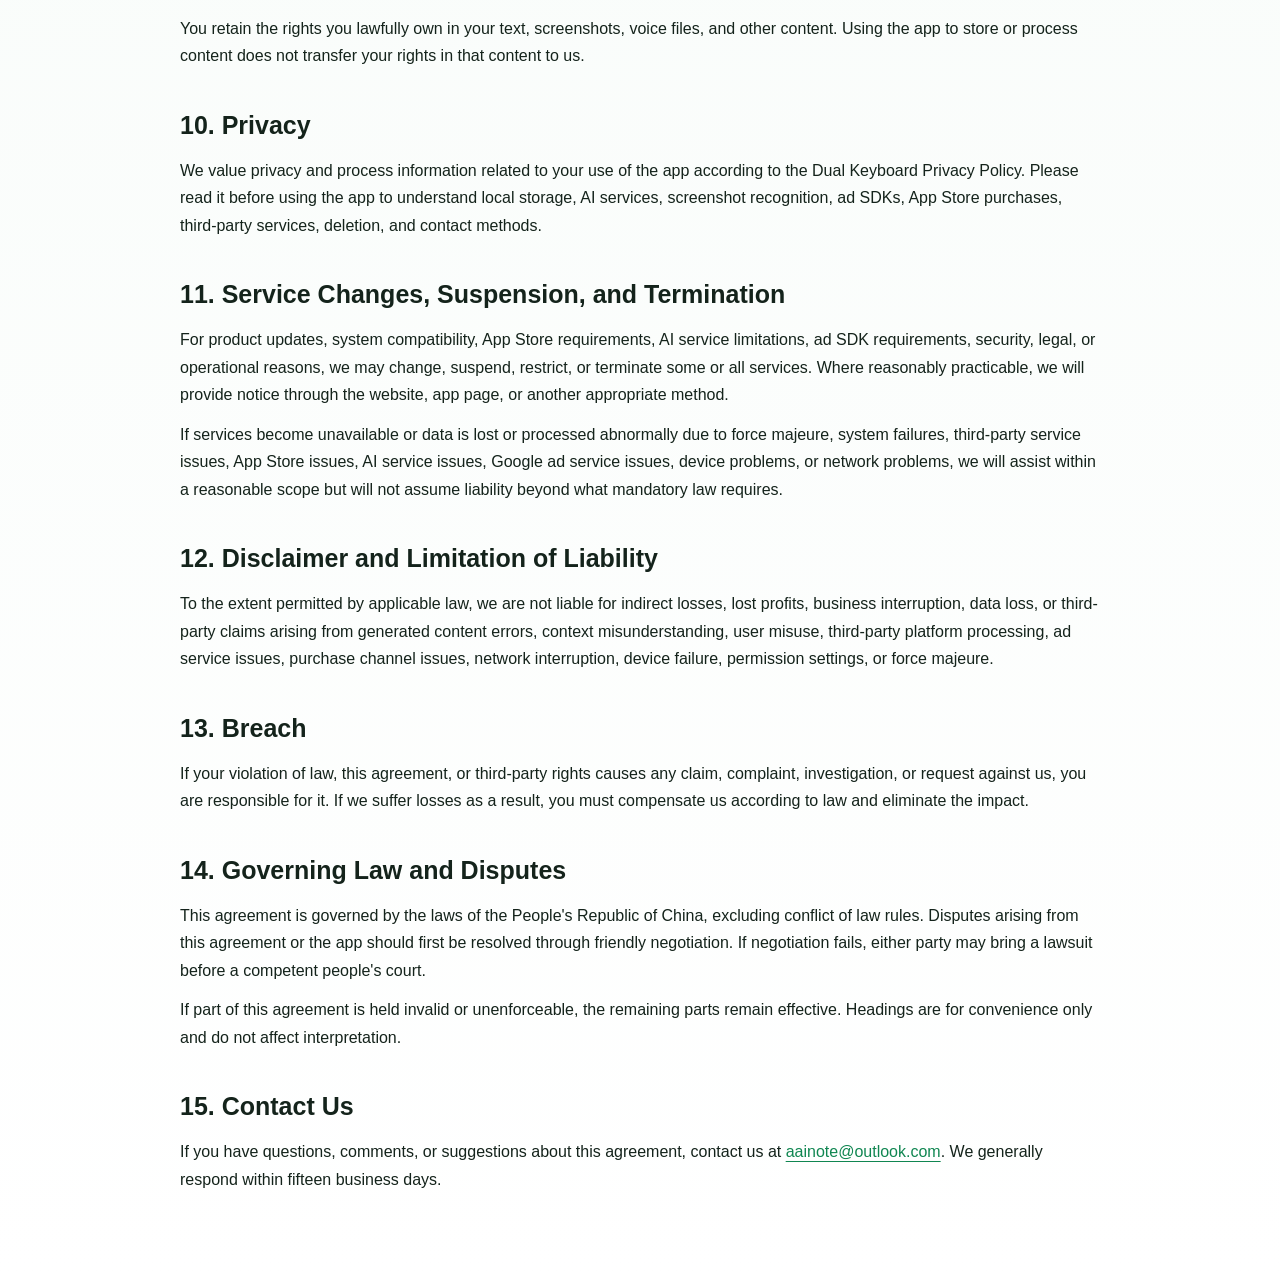
<file: dualkeyboardWeb/UserAgreement/index.html>
<!doctype html>
<html>
<head>
  <meta charset="utf-8">
  <meta name="viewport" content="width=device-width, initial-scale=1">
  <meta http-equiv="refresh" content="0; url=../static/UserAgreement/index.html">
  <title>分身输入法用户协议</title>
</head>
<body>
  <p><a href="../static/UserAgreement/index.html">User Agreement / 用户协议</a></p>
</body>
</html>
</file>
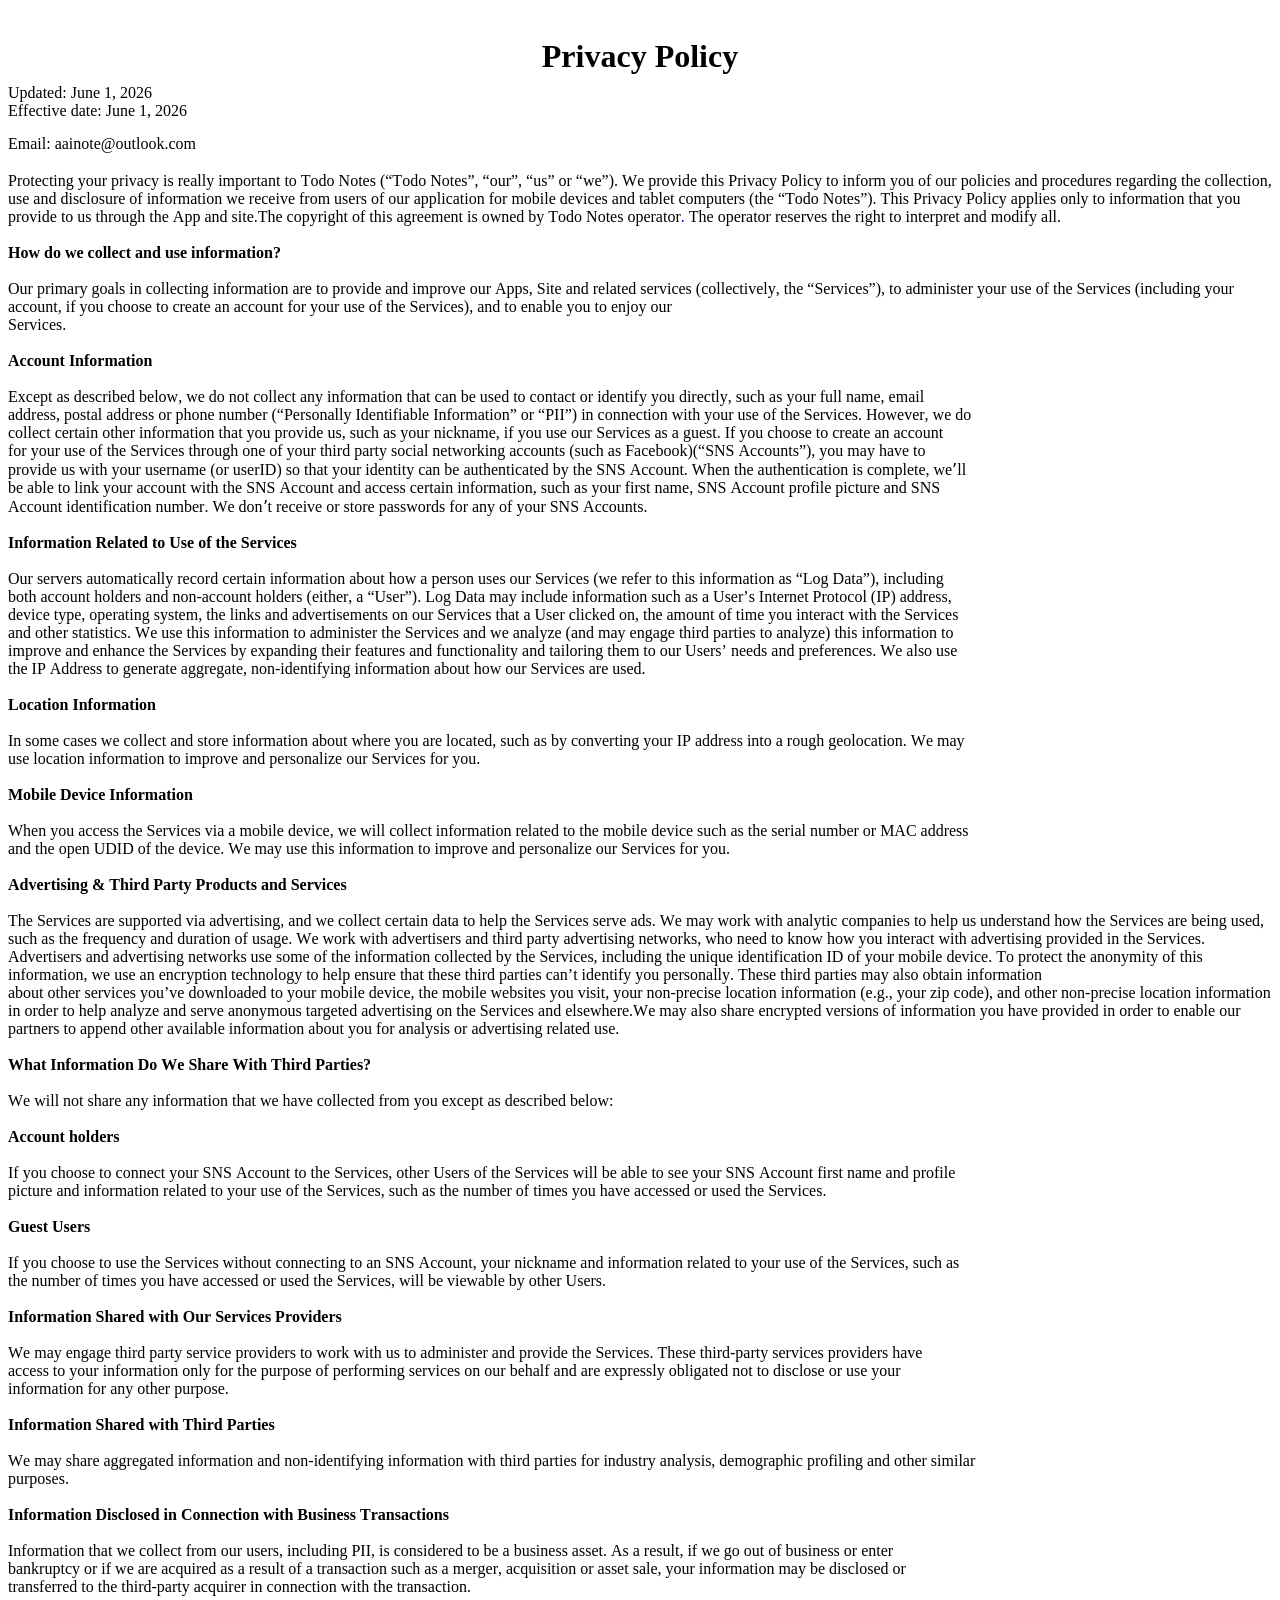
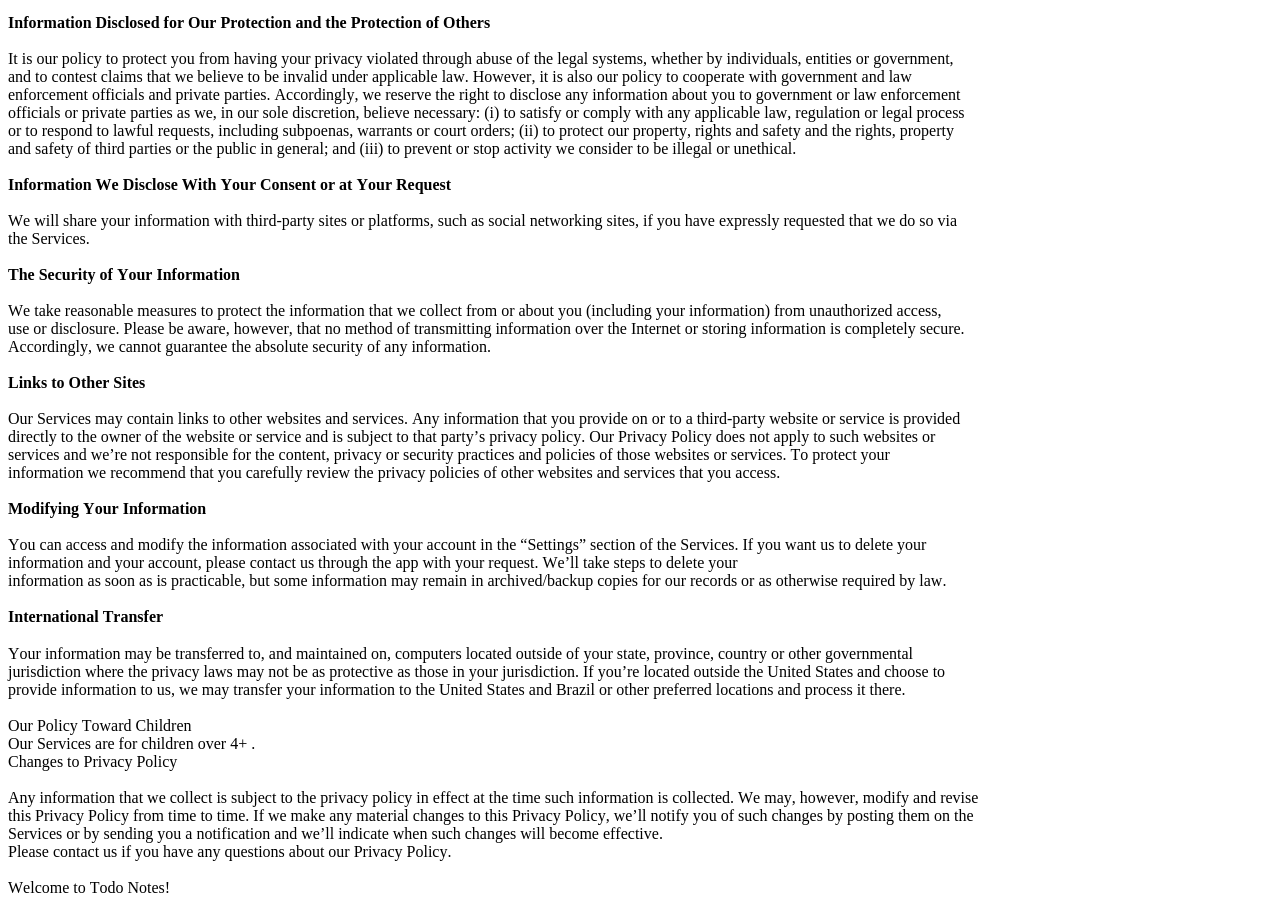
<file: noteAI/PrivacyPolicy/index.html>
<!DOCTYPE html>
<html>
<head>
	<title>loading...</title>
	<body>
		<script type="text/javascript">
			var lang = (navigator.language || navigator.userLanguage || '').toLowerCase()
			var compoments = location.href.split('#')
			var suffix = compoments.length >= 2 ? `#${compoments[1]}` : ''

			if (lang == 'zh' || lang == 'zh-cn') {
				location.href = './zh.html' + suffix
			}
			else {
				location.href = './en.html' + suffix
			}
		</script>
	</body>
</head>
<body>

</body>
</html>
</file>
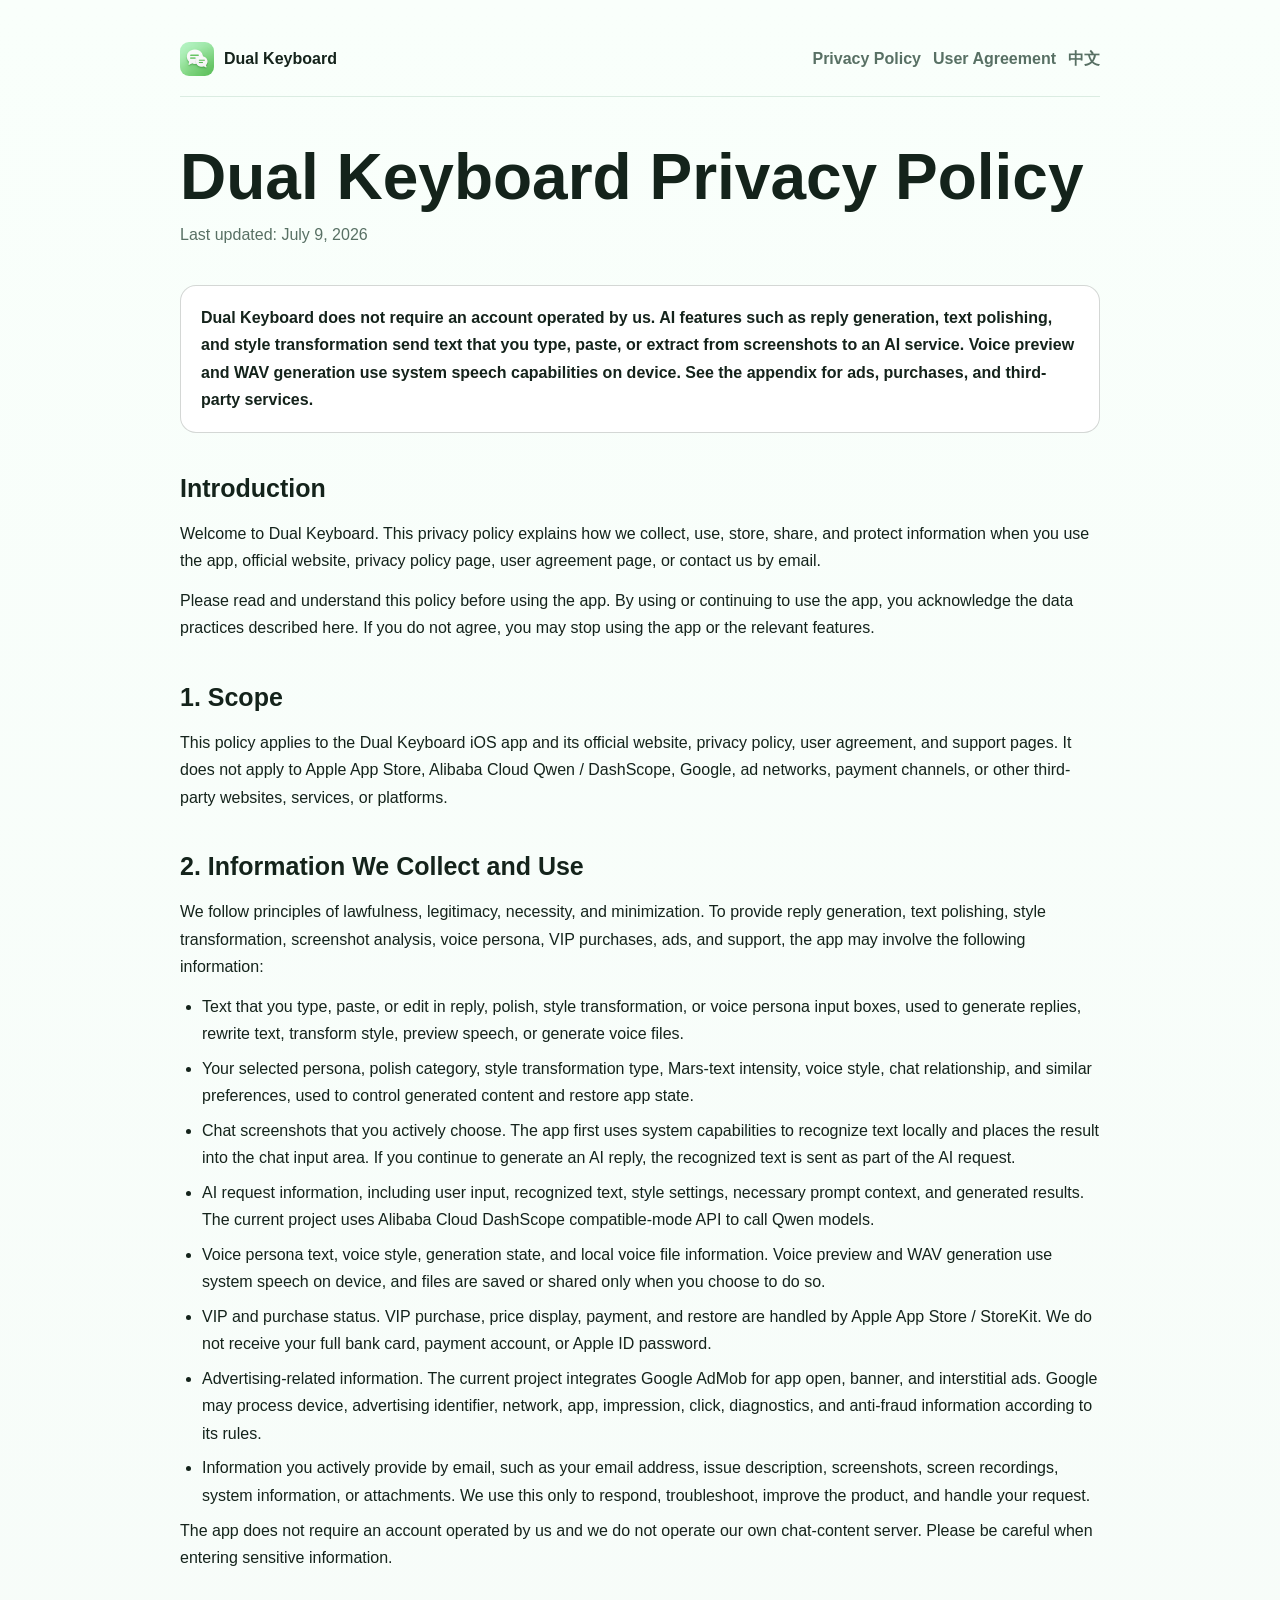
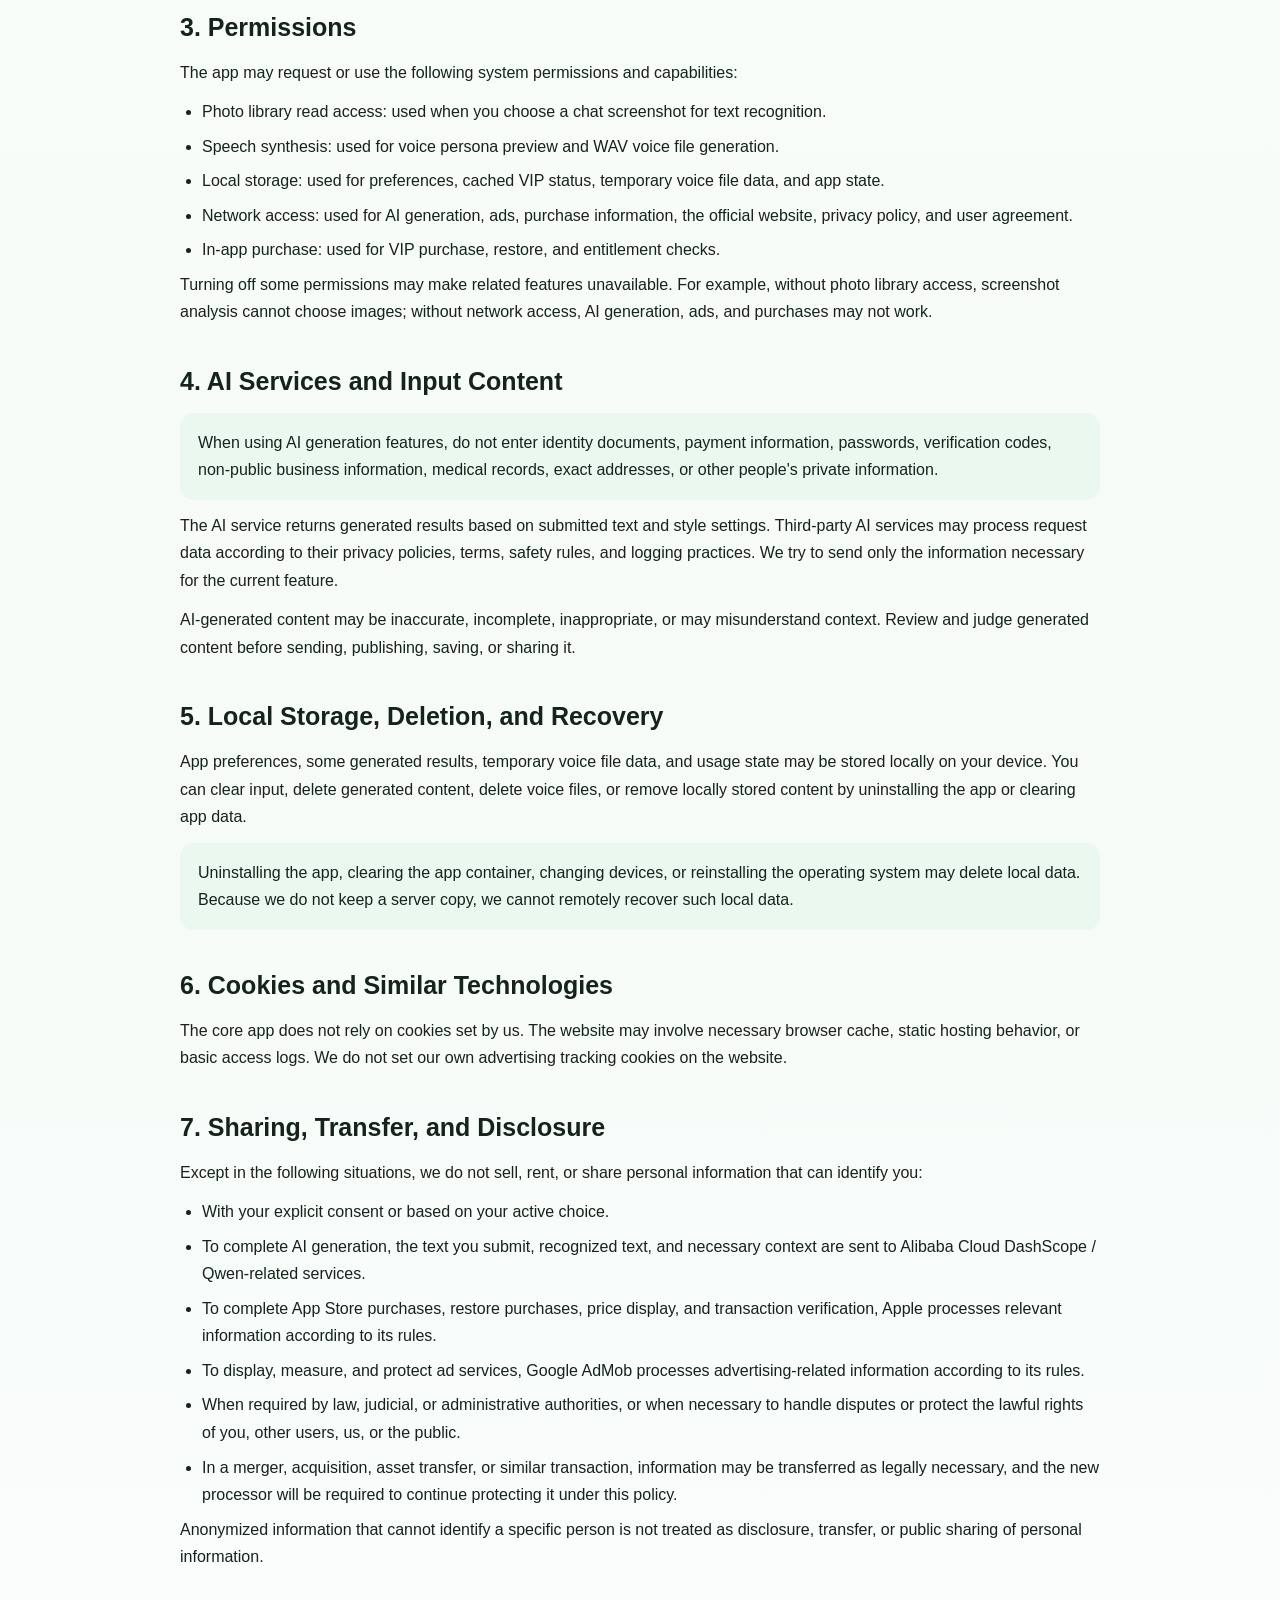
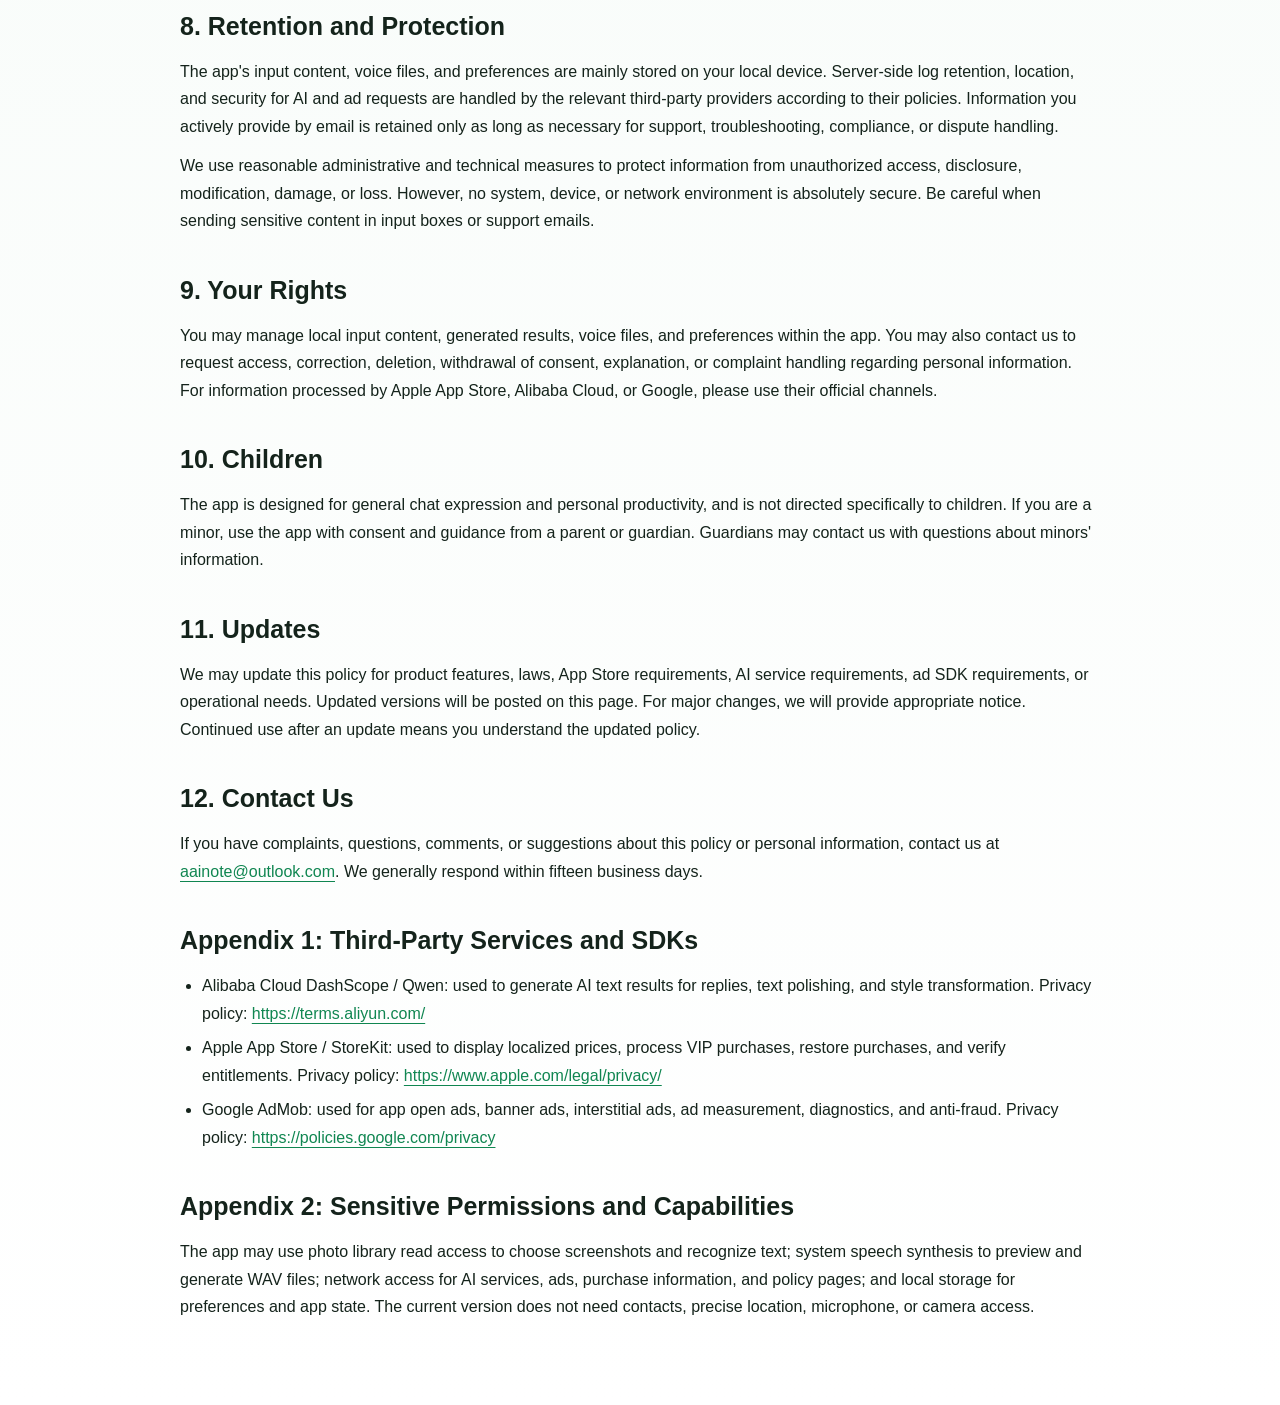
<file: dualkeyboardWeb/static/PrivacyPolicy/index.html>
<!doctype html>
<html>
<head>
  <meta charset="utf-8">
  <meta name="viewport" content="width=device-width, initial-scale=1">
  <title>分身输入法隐私政策</title>
  <script>
    const lang = (navigator.language || navigator.userLanguage || "").toLowerCase();
    const suffix = location.hash || "";
    location.replace((lang.startsWith("zh") ? "./zh.html" : "./en.html") + suffix);
  </script>
</head>
<body>
  <p><a href="./zh.html">中文</a> / <a href="./en.html">English</a></p>
</body>
</html>
</file>
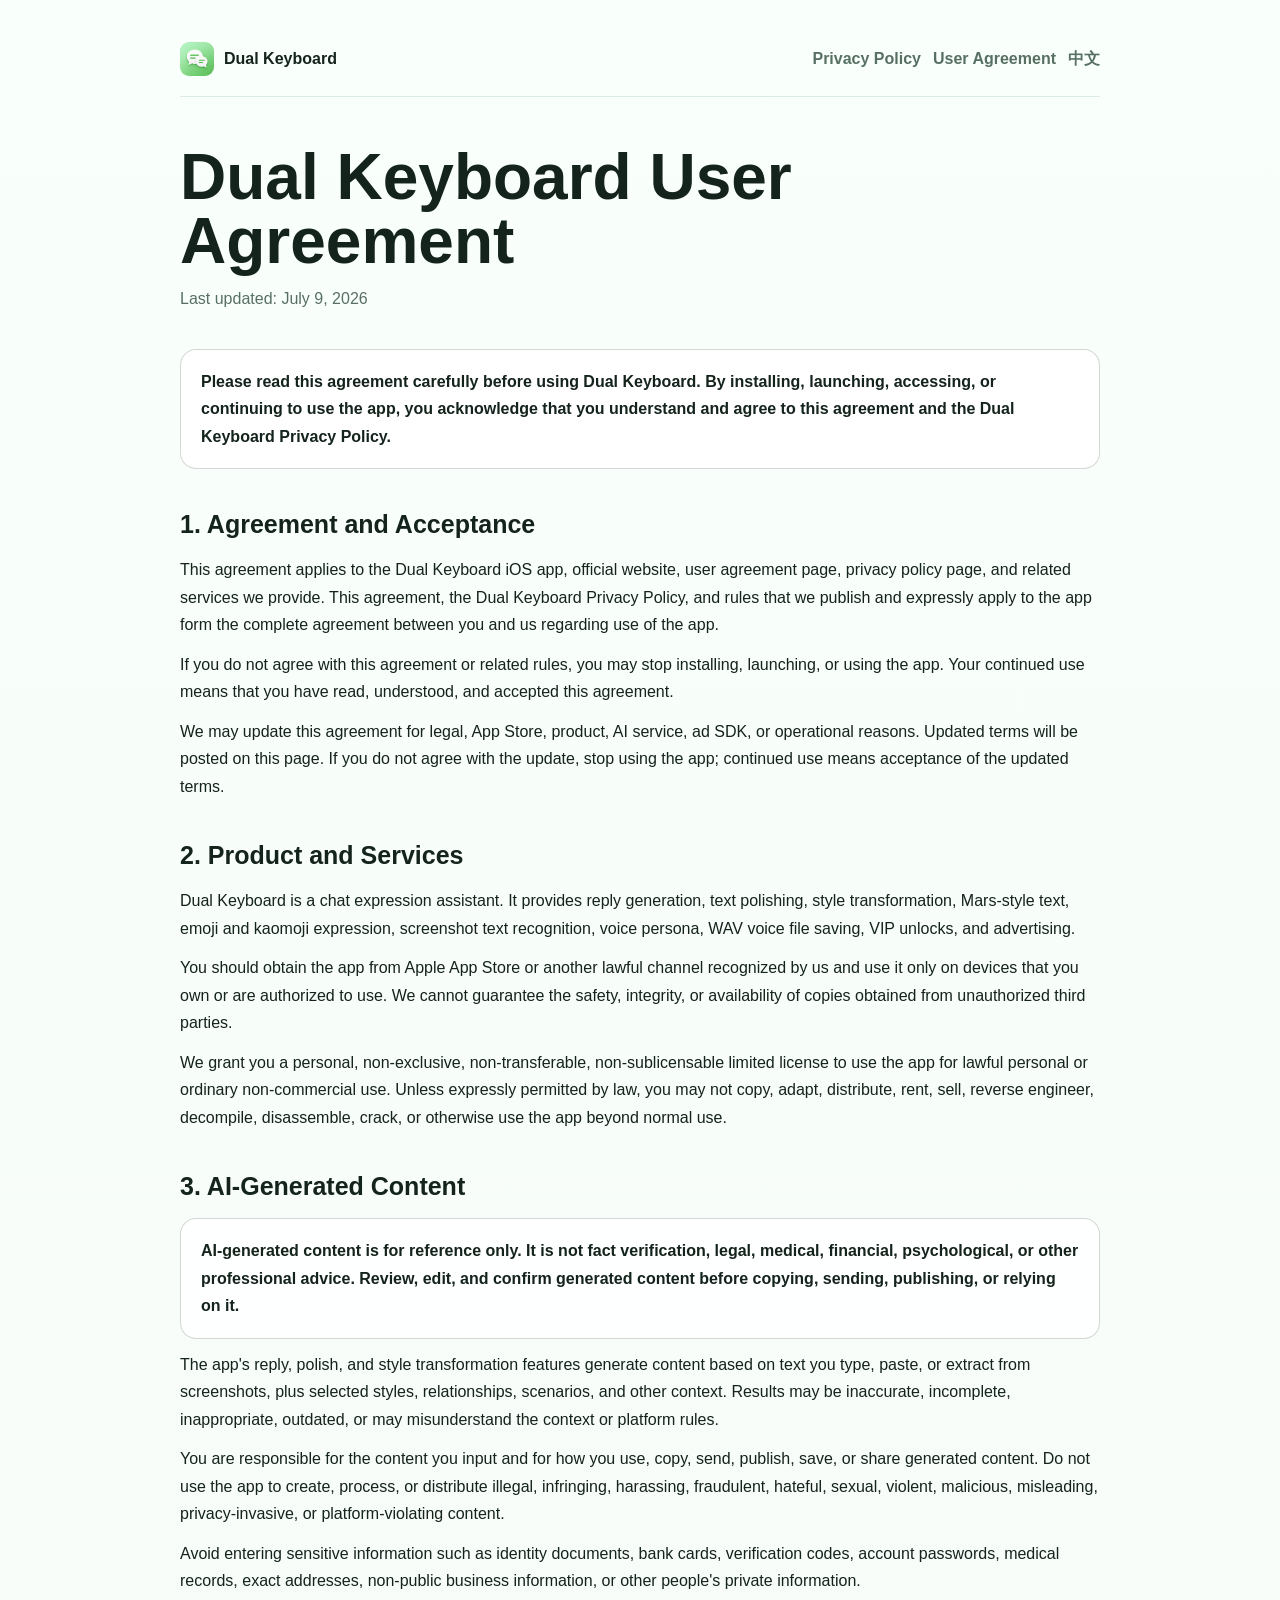
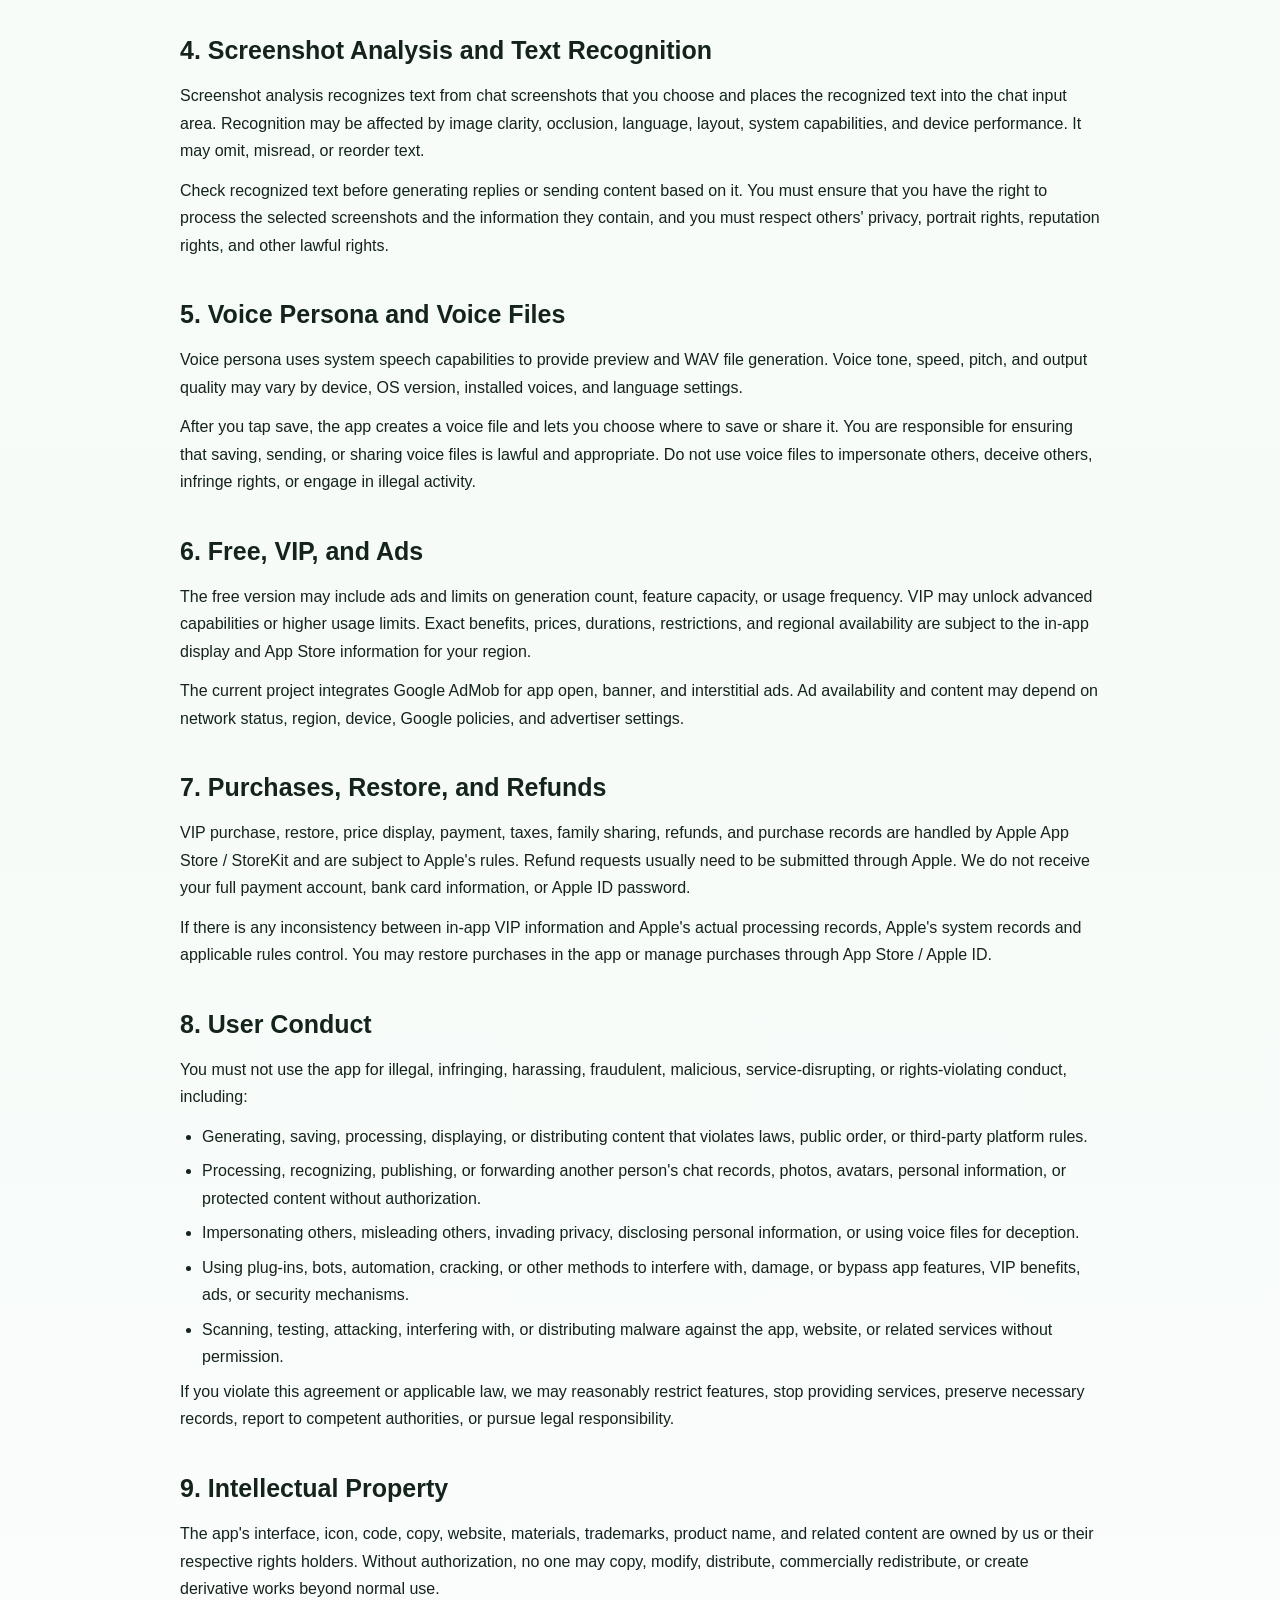
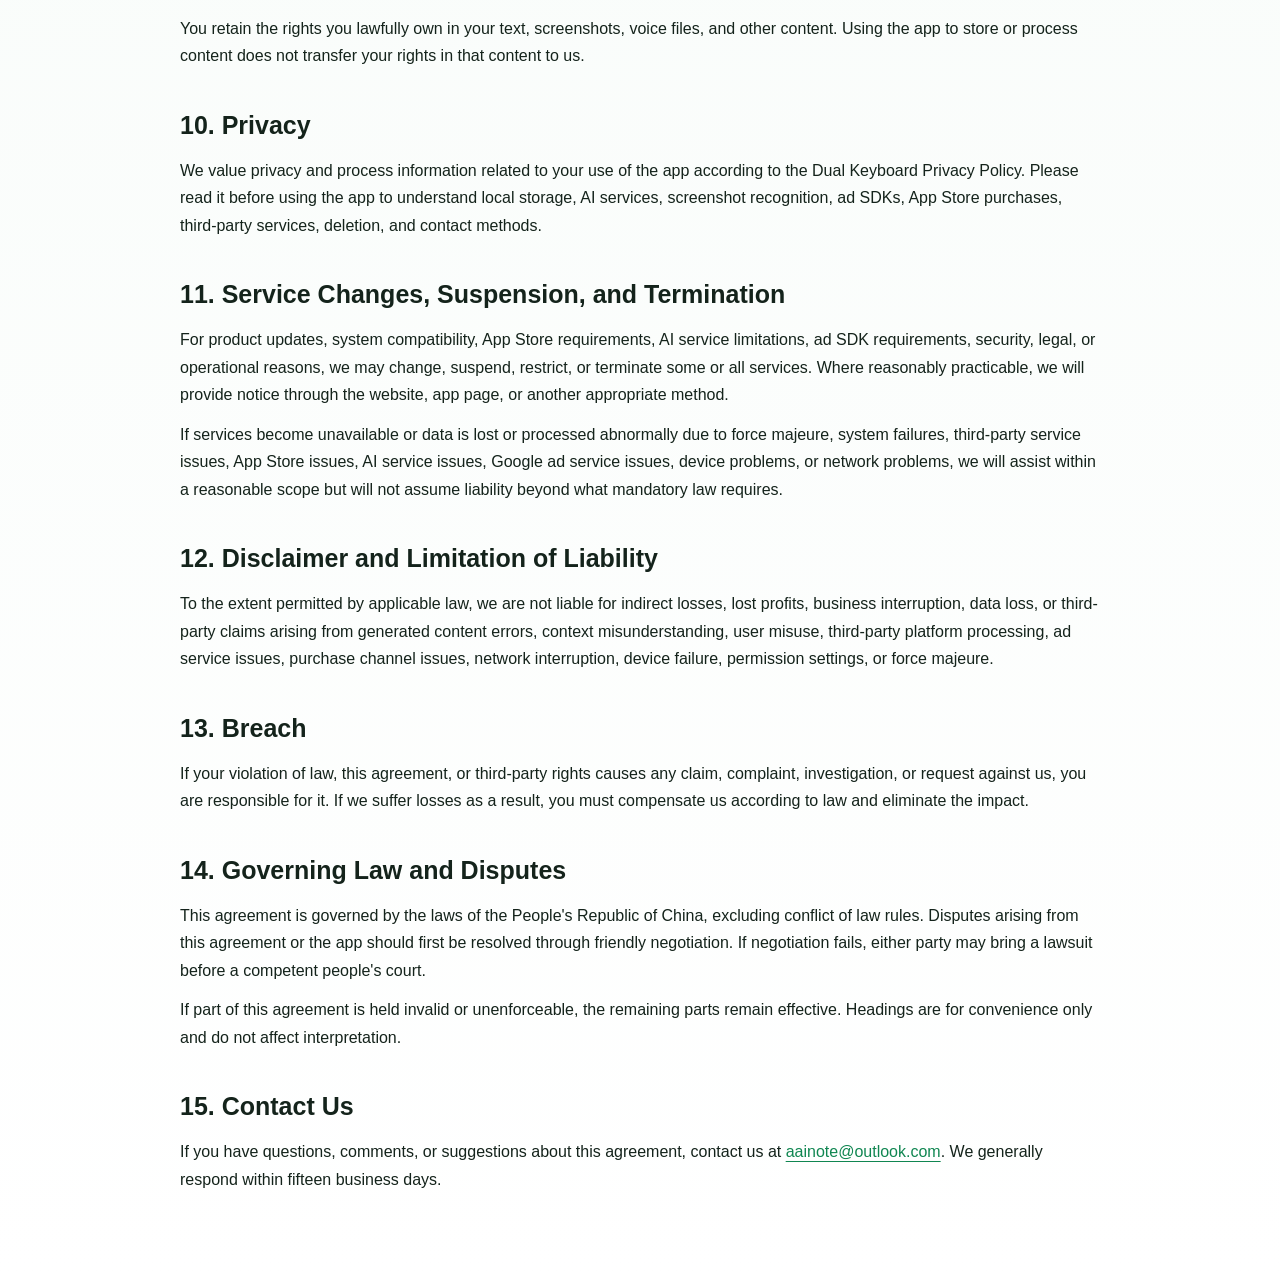
<file: dualkeyboardWeb/static/UserAgreement/index.html>
<!doctype html>
<html>
<head>
  <meta charset="utf-8">
  <meta name="viewport" content="width=device-width, initial-scale=1">
  <title>分身输入法用户协议</title>
  <script>
    const lang = (navigator.language || navigator.userLanguage || "").toLowerCase();
    const suffix = location.hash || "";
    location.replace((lang.startsWith("zh") ? "./zh.html" : "./en.html") + suffix);
  </script>
</head>
<body>
  <p><a href="./zh.html">中文</a> / <a href="./en.html">English</a></p>
</body>
</html>
</file>
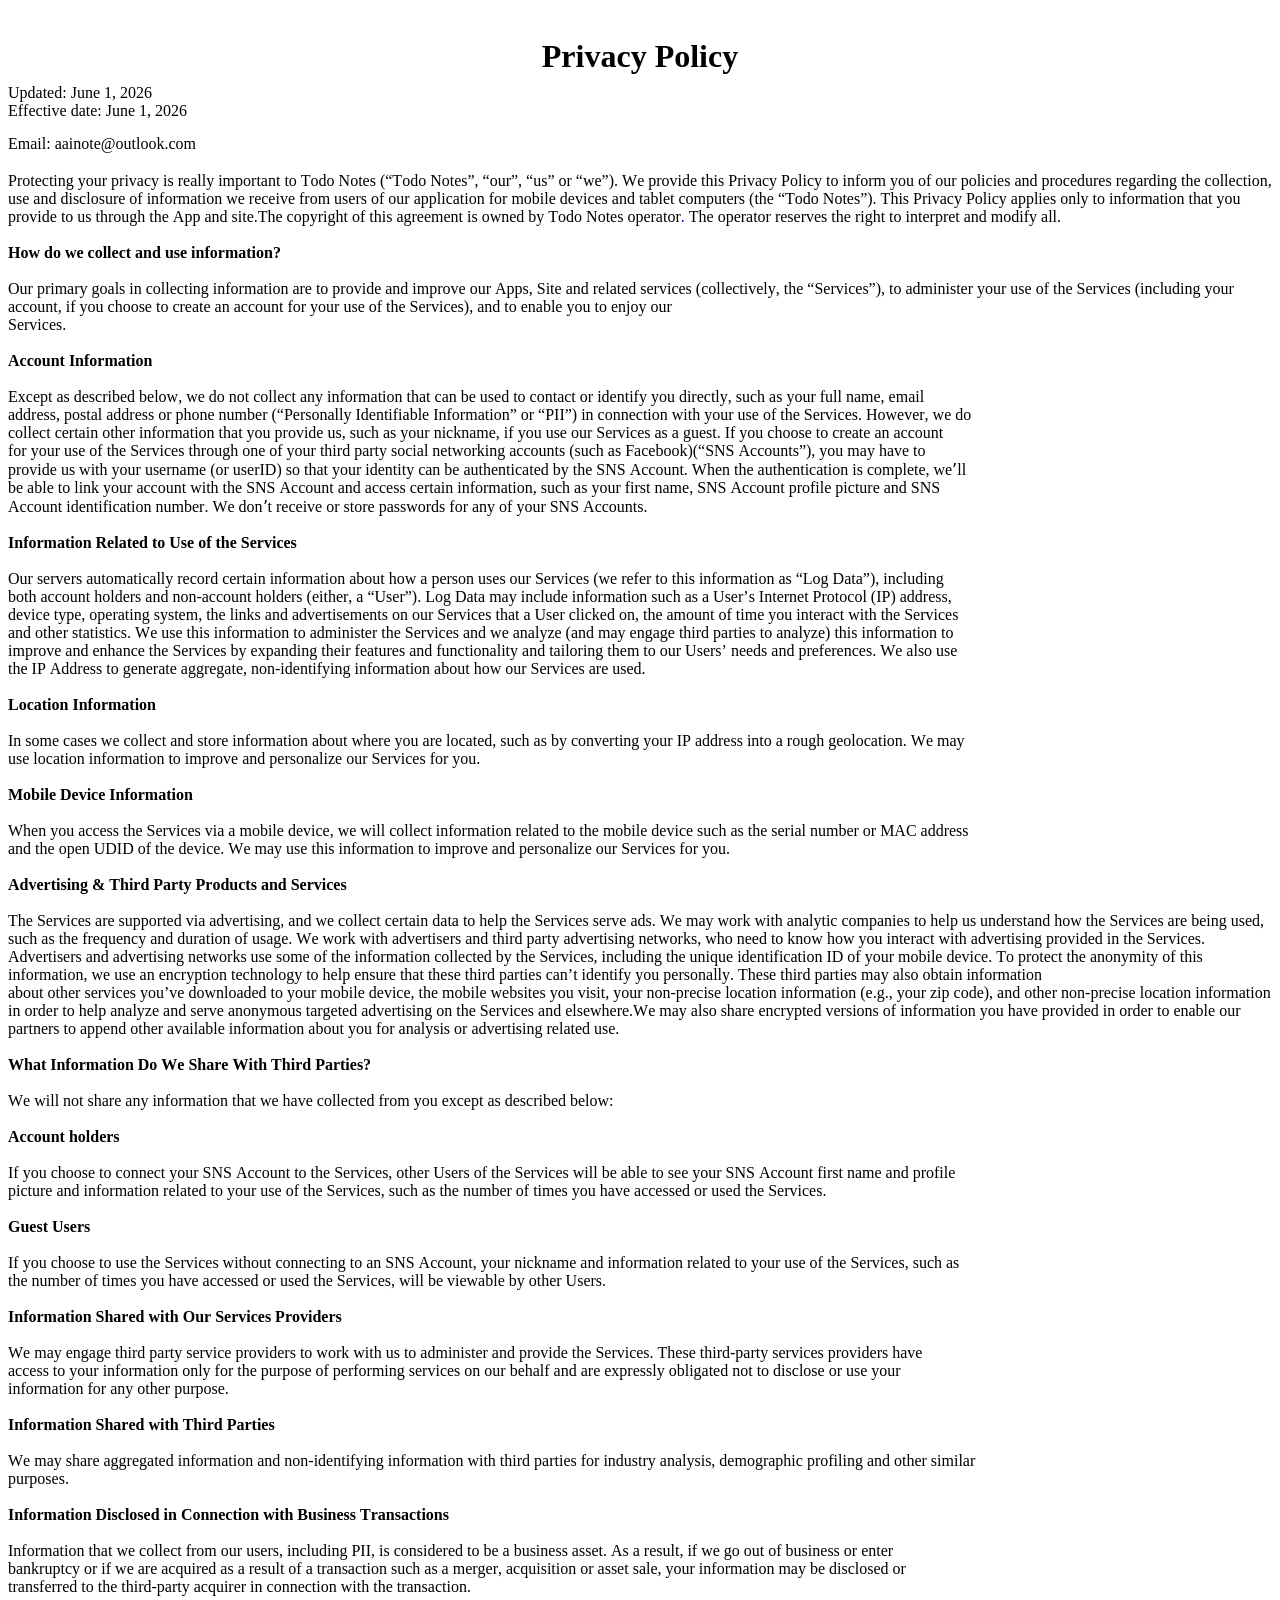
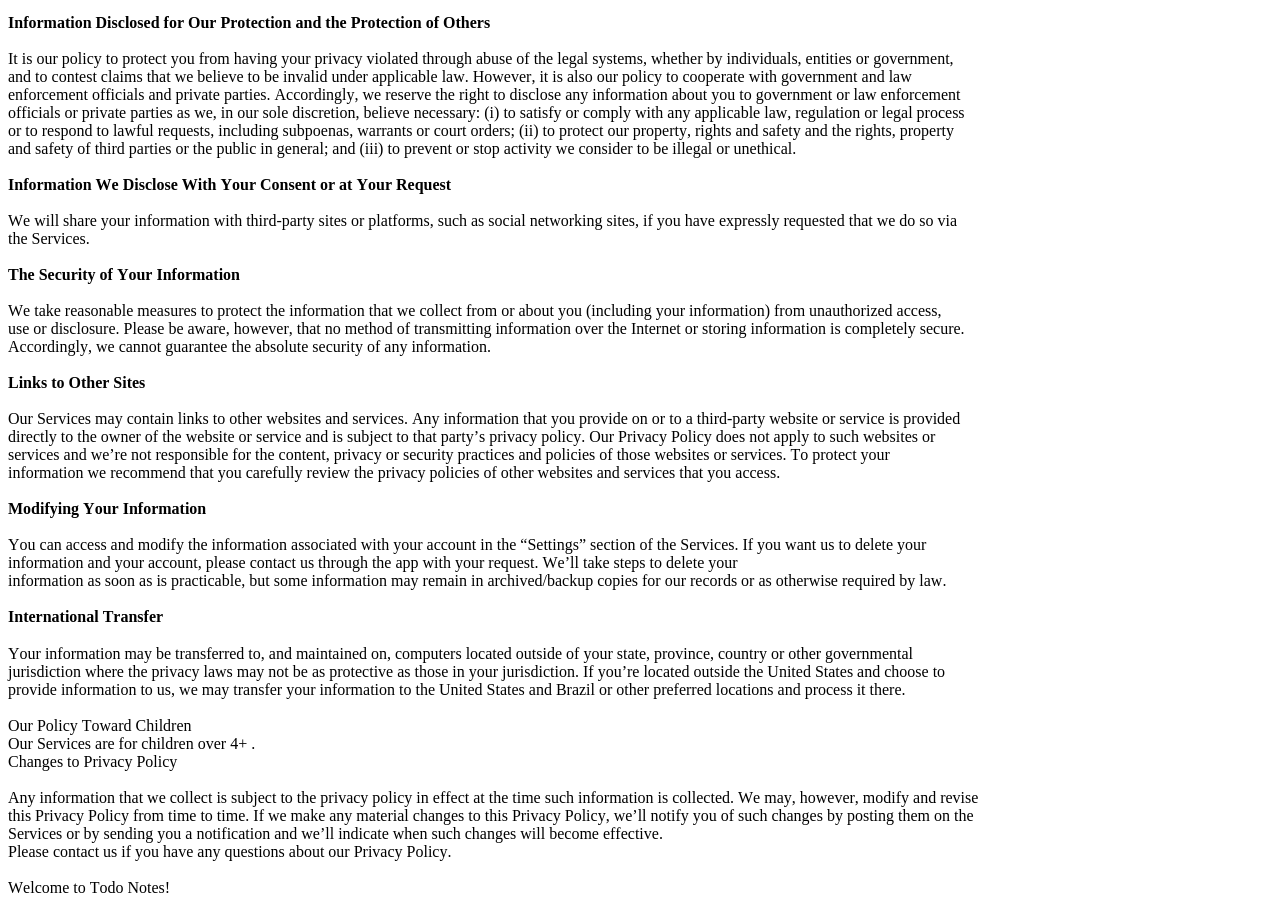
<file: noteAI/PrivacyPolicy/en.html>
<!DOCTYPE html PUBLIC "-//W3C//DTD HTML 4.01//EN" "http://www.w3.org/TR/html4/strict.dtd">
<html>
<head>
  <meta http-equiv="Content-Type" content="text/html; charset=utf-8">
  <meta http-equiv="Content-Style-Type" content="text/css">
  <title></title>
  <meta name="Generator" content="Cocoa HTML Writer">
  <meta name="CocoaVersion" content="2685.3">
  <style type="text/css">
    p.p1 {margin: 0.0px 0.0px 0.0px 0.0px; text-align: center; font: 12.0px Times; -webkit-text-stroke: #000000; min-height: 14.0px}
    p.p2 {margin: 0.0px 0.0px 8.9px 0.0px; text-align: center; font: 32.0px Times; -webkit-text-stroke: #000000}
    p.p3 {margin: 0.0px 0.0px 0.0px 0.0px; font: 16.0px Times; -webkit-text-stroke: #000000}
    p.p4 {margin: 0.0px 0.0px 0.0px 0.0px; font: 12.0px Times; -webkit-text-stroke: #000000; min-height: 14.0px}
    p.p5 {margin: 0.0px 0.0px 0.0px 0.0px; font: 16.0px Times; -webkit-text-stroke: #000000; min-height: 19.0px}
    p.p6 {margin: 0.0px 0.0px 0.0px 0.0px; font: 16.0px 'PingFang SC'; -webkit-text-stroke: #000000}
    span.s1 {font-kerning: none}
    span.s2 {font-kerning: none; color: #0000ff; -webkit-text-stroke: 0px #0000ff}
  </style>
</head>
<body>
<p class="p1"><span class="s1"></span><br></p>
<p class="p1"><span class="s1"></span><br></p>
<p class="p2"><span class="s1"><b>Privacy Policy</b><b></b></span></p>
<p class="p3"><span class="s1">Updated: June 1, 2026</span></p>
<p class="p3"><span class="s1">Effective date: June 1, 2026</span></p>
<p class="p4"><span class="s1"></span><br></p>
<p class="p3"><span class="s1">Email: aainote@outlook.com</span></p>
<p class="p5"><span class="s1"></span><br></p>
<p class="p3"><span class="s1">Protecting your privacy is really important to Todo Notes (“Todo Notes”, “our”, “us” or “we”). We provide this Privacy Policy to inform you of our policies and procedures regarding the collection, use and disclosure of information we receive from users of our application for mobile devices and tablet computers (the “Todo Notes”). This Privacy Policy applies only to information that you provide to us through the App and site.The copyright of this agreement is owned by Todo Notes operator</span><span class="s2">.</span><span class="s1"> The operator reserves the right to interpret and modify all.</span></p>
<p class="p3"><span class="s1"> </span></p>
<p class="p3"><span class="s1"><b>How do we collect and use information?</b><b></b></span></p>
<p class="p3"><span class="s1"> </span></p>
<p class="p3"><span class="s1">Our primary goals in collecting information are to provide and improve our Apps, Site and related services (collectively, the “Services”), to administer your use of the Services (including your account, if you choose to create an account for your use of the Services), and to enable you to enjoy our</span></p>
<p class="p3"><span class="s1">Services.</span></p>
<p class="p3"><span class="s1"> </span></p>
<p class="p3"><span class="s1"><b>Account Information</b><b></b></span></p>
<p class="p3"><span class="s1"> </span></p>
<p class="p3"><span class="s1">Except as described below, we do not collect any information that can be used to contact or identify you directly, such as your full name, email</span></p>
<p class="p3"><span class="s1">address, postal address or phone number (“Personally Identifiable Information” or “PII”) in connection with your use of the Services. However, we do</span></p>
<p class="p3"><span class="s1">collect certain other information that you provide us, such as your nickname, if you use our Services as a guest. If you choose to create an account</span></p>
<p class="p3"><span class="s1">for your use of the Services through one of your third party social networking accounts (such as Facebook)(“SNS Accounts”), you may have to</span></p>
<p class="p3"><span class="s1">provide us with your username (or userID) so that your identity can be authenticated by the SNS Account. When the authentication is complete, weʼll</span></p>
<p class="p3"><span class="s1">be able to link your account with the SNS Account and access certain information, such as your first name, SNS Account profile picture and SNS</span></p>
<p class="p3"><span class="s1">Account identification number. We donʼt receive or store passwords for any of your SNS Accounts.</span></p>
<p class="p3"><span class="s1"> </span></p>
<p class="p3"><span class="s1"><b>Information Related to Use of the Services</b><b></b></span></p>
<p class="p3"><span class="s1"> </span></p>
<p class="p3"><span class="s1">Our servers automatically record certain information about how a person uses our Services (we refer to this information as “Log Data”), including</span></p>
<p class="p3"><span class="s1">both account holders and non-account holders (either, a “User”). Log Data may include information such as a User’s Internet Protocol (IP) address,</span></p>
<p class="p3"><span class="s1">device type, operating system, the links and advertisements on our Services that a User clicked on, the amount of time you interact with the Services</span></p>
<p class="p3"><span class="s1">and other statistics. We use this information to administer the Services and we analyze (and may engage third parties to analyze) this information to</span></p>
<p class="p3"><span class="s1">improve and enhance the Services by expanding their features and functionality and tailoring them to our Users’ needs and preferences. We also use</span></p>
<p class="p3"><span class="s1">the IP Address to generate aggregate, non-identifying information about how our Services are used.</span></p>
<p class="p3"><span class="s1"> </span></p>
<p class="p3"><span class="s1"><b>Location Information</b><b></b></span></p>
<p class="p3"><span class="s1"> </span></p>
<p class="p3"><span class="s1">In some cases we collect and store information about where you are located, such as by converting your IP address into a rough geolocation. We may</span></p>
<p class="p3"><span class="s1">use location information to improve and personalize our Services for you.</span></p>
<p class="p3"><span class="s1"> </span></p>
<p class="p3"><span class="s1"><b>Mobile Device Information</b><b></b></span></p>
<p class="p3"><span class="s1"> </span></p>
<p class="p3"><span class="s1">When you access the Services via a mobile device, we will collect information related to the mobile device such as the serial number or MAC address</span></p>
<p class="p3"><span class="s1">and the open UDID of the device. We may use this information to improve and personalize our Services for you.</span></p>
<p class="p3"><span class="s1"> </span></p>
<p class="p3"><span class="s1"><b>Advertising &amp; Third Party Products and Services</b><b></b></span></p>
<p class="p3"><span class="s1"> </span></p>
<p class="p3"><span class="s1">The Services are supported via advertising, and we collect certain data to help the Services serve ads. We may work with analytic companies to help us understand how the Services are being used, such as the frequency and duration of usage. We work with advertisers and third party advertising networks, who need to know how you interact with advertising provided in the Services. Advertisers and advertising networks use some of the information collected by the Services, including the unique identification ID of your mobile device. To protect the anonymity of this information, we use an encryption technology to help ensure that these third parties can’t identify you personally. These third parties may also obtain information</span></p>
<p class="p3"><span class="s1">about other services you’ve downloaded to your mobile device, the mobile websites you visit, your non-precise location information (e.g., your zip code), and other non-precise location information in order to help analyze and serve anonymous targeted advertising on the Services and elsewhere.We may also share encrypted versions of information you have provided in order to enable our partners to append other available information about you for analysis or advertising related use.</span></p>
<p class="p3"><span class="s1"> </span></p>
<p class="p3"><span class="s1"><b>What Information Do We Share With Third Parties?</b><b></b></span></p>
<p class="p3"><span class="s1"> </span></p>
<p class="p3"><span class="s1">We will not share any information that we have collected from you except as described below:</span></p>
<p class="p3"><span class="s1"> </span></p>
<p class="p3"><span class="s1"><b>Account holders</b><b></b></span></p>
<p class="p3"><span class="s1"> </span></p>
<p class="p3"><span class="s1">If you choose to connect your SNS Account to the Services, other Users of the Services will be able to see your SNS Account first name and profile</span></p>
<p class="p3"><span class="s1">picture and information related to your use of the Services, such as the number of times you have accessed or used the Services.</span></p>
<p class="p3"><span class="s1"> </span></p>
<p class="p3"><span class="s1"><b>Guest Users</b><b></b></span></p>
<p class="p3"><span class="s1"> </span></p>
<p class="p3"><span class="s1">If you choose to use the Services without connecting to an SNS Account, your nickname and information related to your use of the Services, such as</span></p>
<p class="p3"><span class="s1">the number of times you have accessed or used the Services, will be viewable by other Users.</span></p>
<p class="p3"><span class="s1"> </span></p>
<p class="p3"><span class="s1"><b>Information Shared with Our Services Providers</b><b></b></span></p>
<p class="p3"><span class="s1"> </span></p>
<p class="p3"><span class="s1">We may engage third party service providers to work with us to administer and provide the Services. These third-party services providers have</span></p>
<p class="p3"><span class="s1">access to your information only for the purpose of performing services on our behalf and are expressly obligated not to disclose or use your</span></p>
<p class="p3"><span class="s1">information for any other purpose.</span></p>
<p class="p3"><span class="s1"> </span></p>
<p class="p3"><span class="s1"><b>Information Shared with Third Parties</b><b></b></span></p>
<p class="p3"><span class="s1"> </span></p>
<p class="p3"><span class="s1">We may share aggregated information and non-identifying information with third parties for industry analysis, demographic profiling and other similar</span></p>
<p class="p3"><span class="s1">purposes.</span></p>
<p class="p3"><span class="s1"> </span></p>
<p class="p3"><span class="s1"><b>Information Disclosed in Connection with Business Transactions</b><b></b></span></p>
<p class="p3"><span class="s1"> </span></p>
<p class="p3"><span class="s1">Information that we collect from our users, including PII, is considered to be a business asset. As a result, if we go out of business or enter</span></p>
<p class="p3"><span class="s1">bankruptcy or if we are acquired as a result of a transaction such as a merger, acquisition or asset sale, your information may be disclosed or</span></p>
<p class="p3"><span class="s1">transferred to the third-party acquirer in connection with the transaction.</span></p>
<p class="p3"><span class="s1"> </span></p>
<p class="p3"><span class="s1"><b>Information Disclosed for Our Protection and the Protection of Others</b><b></b></span></p>
<p class="p3"><span class="s1"> </span></p>
<p class="p3"><span class="s1">It is our policy to protect you from having your privacy violated through abuse of the legal systems, whether by individuals, entities or government,</span></p>
<p class="p3"><span class="s1">and to contest claims that we believe to be invalid under applicable law. However, it is also our policy to cooperate with government and law</span></p>
<p class="p3"><span class="s1">enforcement officials and private parties. Accordingly, we reserve the right to disclose any information about you to government or law enforcement</span></p>
<p class="p3"><span class="s1">officials or private parties as we, in our sole discretion, believe necessary: (i) to satisfy or comply with any applicable law, regulation or legal process</span></p>
<p class="p3"><span class="s1">or to respond to lawful requests, including subpoenas, warrants or court orders; (ii) to protect our property, rights and safety and the rights, property</span></p>
<p class="p3"><span class="s1">and safety of third parties or the public in general; and (iii) to prevent or stop activity we consider to be illegal or unethical.</span></p>
<p class="p3"><span class="s1"> </span></p>
<p class="p3"><span class="s1"><b>Information We Disclose With Your Consent or at Your Request</b><b></b></span></p>
<p class="p3"><span class="s1"> </span></p>
<p class="p3"><span class="s1">We will share your information with third-party sites or platforms, such as social networking sites, if you have expressly requested that we do so via</span></p>
<p class="p3"><span class="s1">the Services.</span></p>
<p class="p3"><span class="s1"> </span></p>
<p class="p3"><span class="s1"><b>The Security of Your Information</b><b></b></span></p>
<p class="p3"><span class="s1"> </span></p>
<p class="p3"><span class="s1">We take reasonable measures to protect the information that we collect from or about you (including your information) from unauthorized access,</span></p>
<p class="p3"><span class="s1">use or disclosure. Please be aware, however, that no method of transmitting information over the Internet or storing information is completely secure.</span></p>
<p class="p3"><span class="s1">Accordingly, we cannot guarantee the absolute security of any information.</span></p>
<p class="p3"><span class="s1"> </span></p>
<p class="p3"><span class="s1"><b>Links to Other Sites</b><b></b></span></p>
<p class="p3"><span class="s1"> </span></p>
<p class="p3"><span class="s1">Our Services may contain links to other websites and services. Any information that you provide on or to a third-party website or service is provided</span></p>
<p class="p3"><span class="s1">directly to the owner of the website or service and is subject to that party’s privacy policy. Our Privacy Policy does not apply to such websites or</span></p>
<p class="p3"><span class="s1">services and we’re not responsible for the content, privacy or security practices and policies of those websites or services. To protect your</span></p>
<p class="p3"><span class="s1">information we recommend that you carefully review the privacy policies of other websites and services that you access.</span></p>
<p class="p3"><span class="s1"> </span></p>
<p class="p3"><span class="s1"><b>Modifying Your Information</b><b></b></span></p>
<p class="p3"><span class="s1"> </span></p>
<p class="p3"><span class="s1">You can access and modify the information associated with your account in the “Settings” section of the Services. If you want us to delete your</span></p>
<p class="p3"><span class="s1">information and your account, please contact us through the app with your request. We’ll take steps to delete your</span></p>
<p class="p3"><span class="s1">information as soon as is practicable, but some information may remain in archived/backup copies for our records or as otherwise required by law.</span></p>
<p class="p3"><span class="s1"> </span></p>
<p class="p3"><span class="s1"><b>International Transfer</b><b></b></span></p>
<p class="p5"><span class="s1"></span><br></p>
<p class="p3"><span class="s1">Your information may be transferred to, and maintained on, computers located outside of your state, province, country or other governmental</span></p>
<p class="p3"><span class="s1">jurisdiction where the privacy laws may not be as protective as those in your jurisdiction. If you’re located outside the United States and choose to</span></p>
<p class="p3"><span class="s1">provide information to us, we may transfer your information to the United States and Brazil or other preferred locations and process it there.</span></p>
<p class="p3"><span class="s1"> </span></p>
<p class="p3"><span class="s1">Our Policy Toward Children</span></p>
<p class="p3"><span class="s1">Our Services are for children over 4+ .</span></p>
<p class="p3"><span class="s1">Changes to Privacy Policy</span></p>
<p class="p3"><span class="s1"> </span></p>
<p class="p3"><span class="s1">Any information that we collect is subject to the privacy policy in effect at the time such information is collected. We may, however, modify and revise</span></p>
<p class="p3"><span class="s1">this Privacy Policy from time to time. If we make any material changes to this Privacy Policy, we’ll notify you of such changes by posting them on the</span></p>
<p class="p3"><span class="s1">Services or by sending you a notification and we’ll indicate when such changes will become effective.</span></p>
<p class="p3"><span class="s1">Please contact us if you have any questions about our Privacy Policy.</span></p>
<p class="p3"><span class="s1"> </span></p>
<p class="p3"><span class="s1">Welcome to Todo Notes!</span></p>
<p class="p6"><span class="s1"> </span></p>
</body>
</html>
</file>
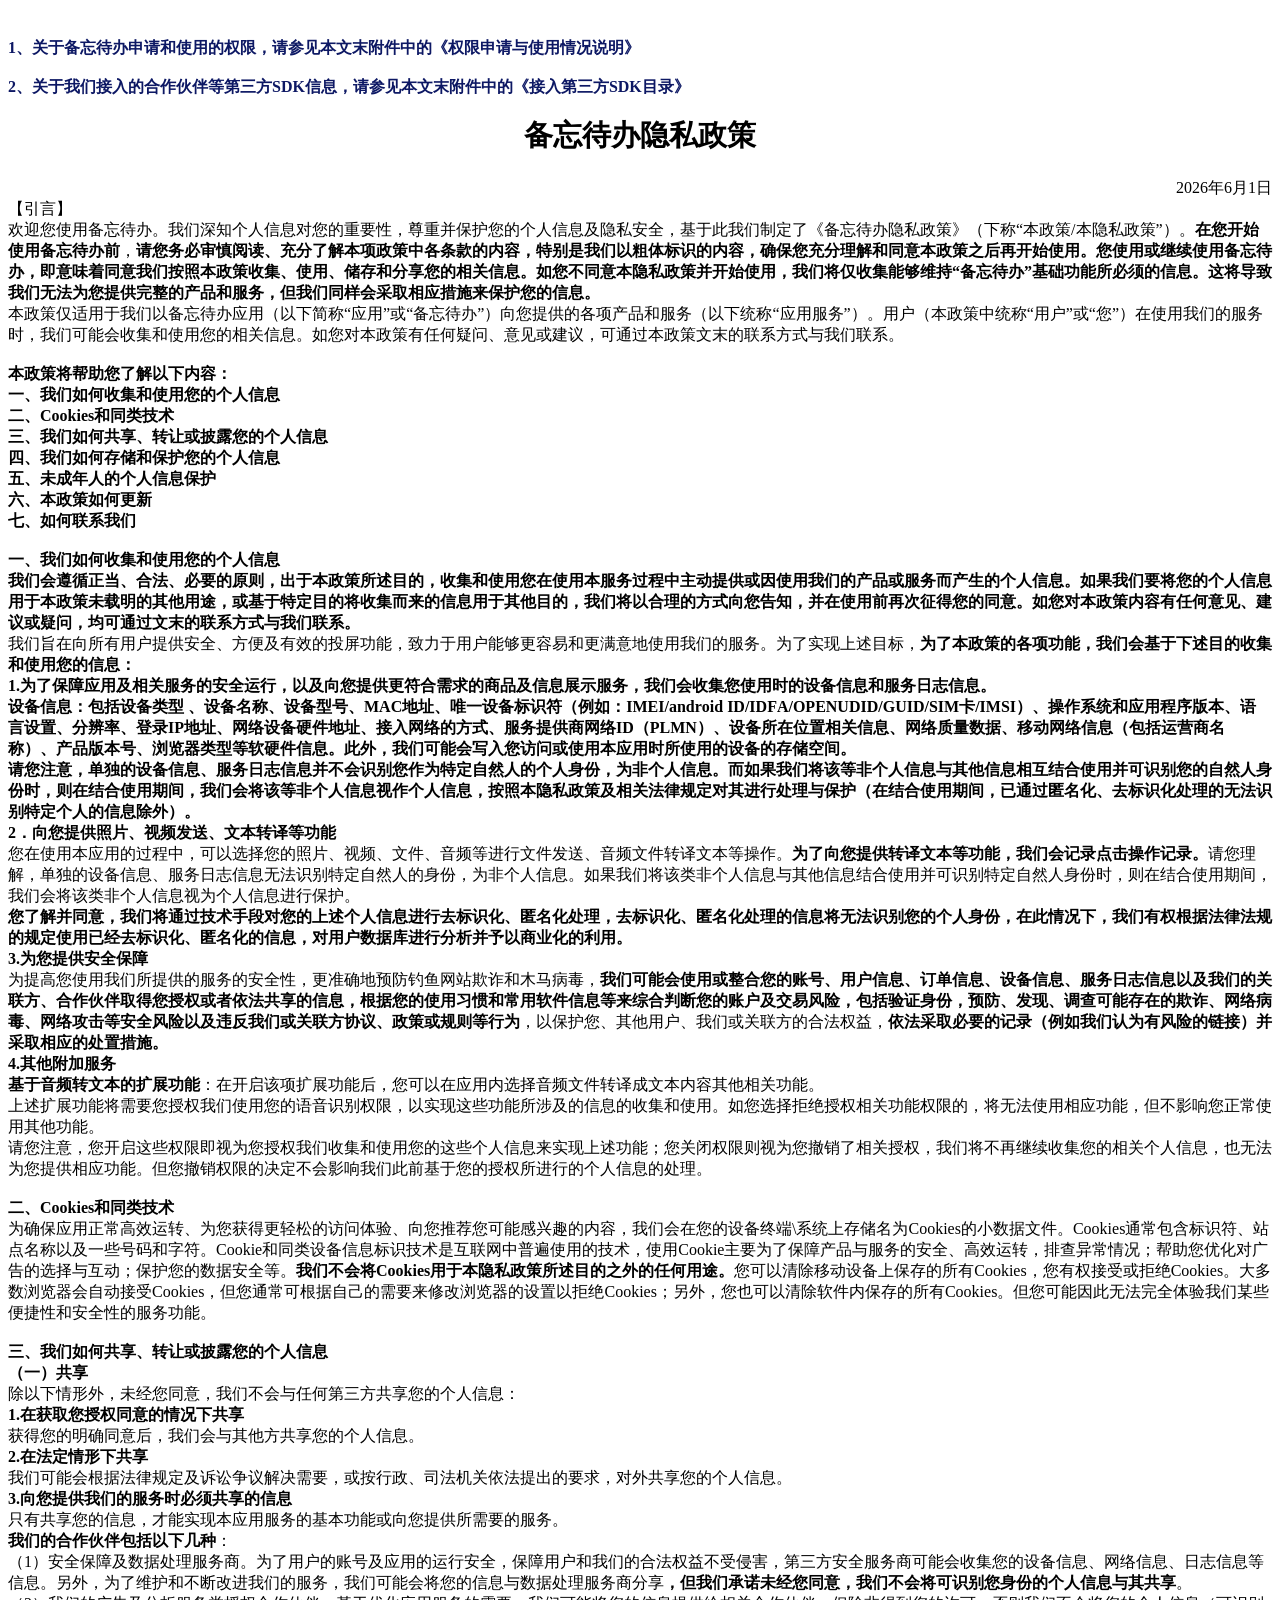
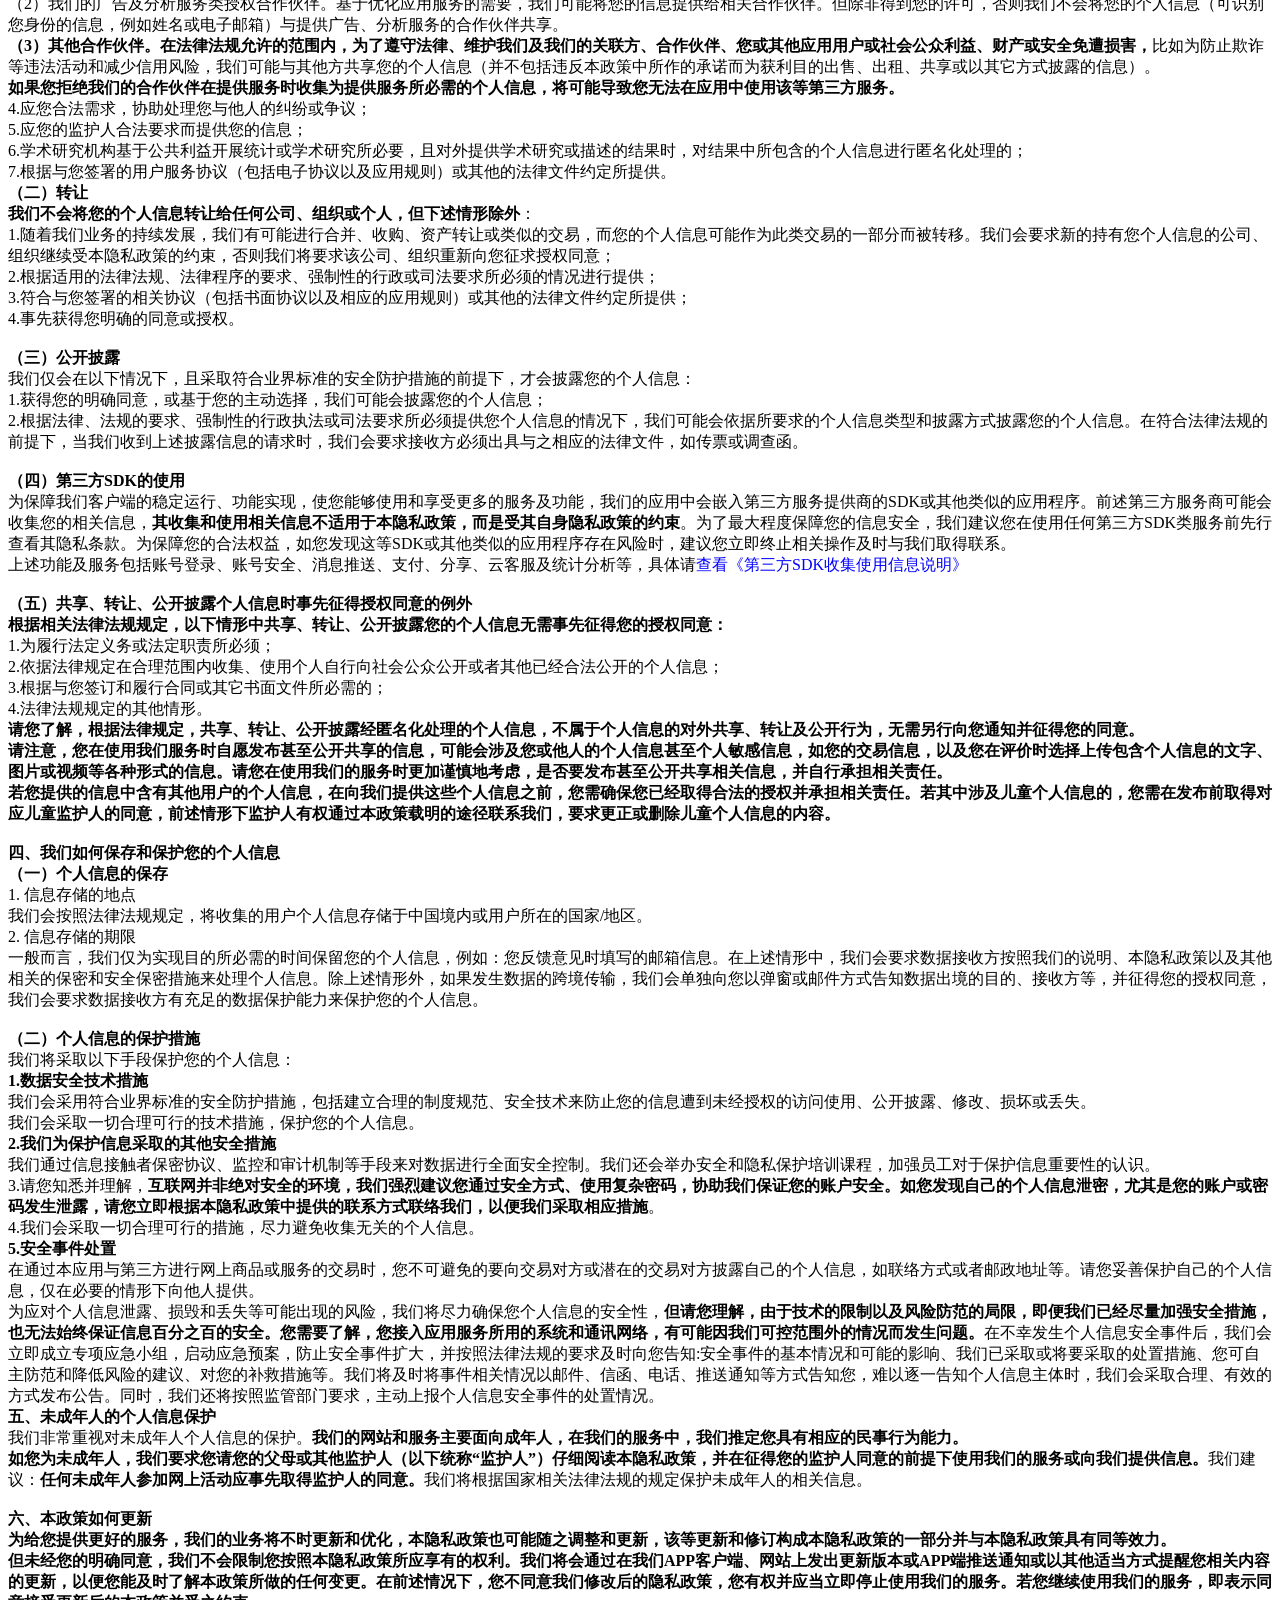
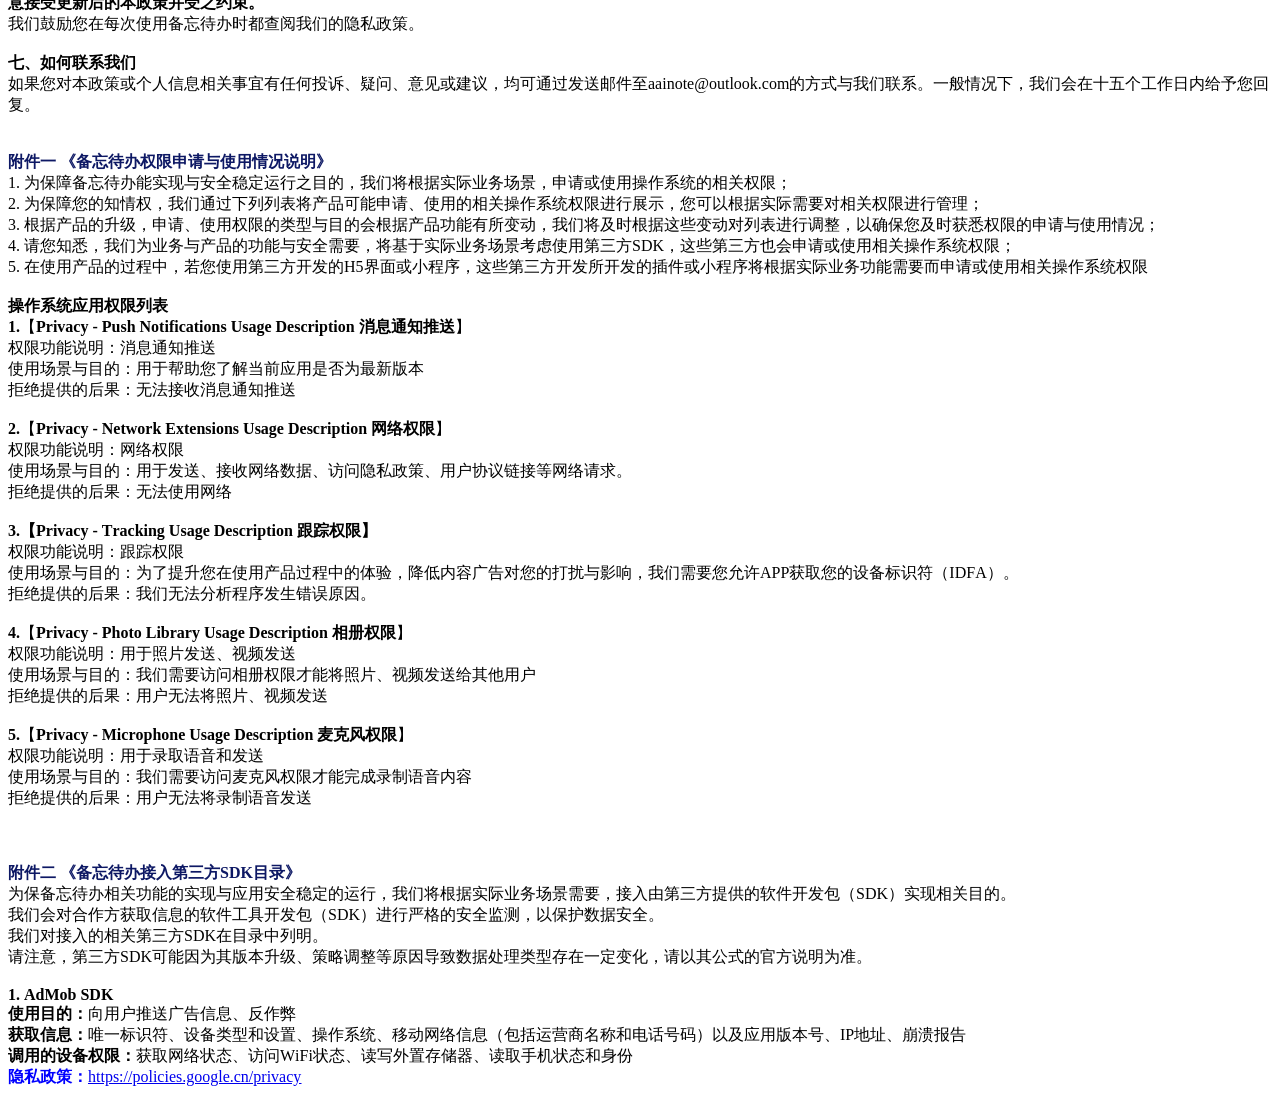
<file: noteAI/PrivacyPolicy/zh.html>
<!DOCTYPE html PUBLIC "-//W3C//DTD HTML 4.01//EN" "http://www.w3.org/TR/html4/strict.dtd">
<html>
<head>
  <meta http-equiv="Content-Type" content="text/html; charset=utf-8">
  <meta http-equiv="Content-Style-Type" content="text/css">
  <title></title>
  <meta name="Generator" content="Cocoa HTML Writer">
  <meta name="CocoaVersion" content="2685.3">
  <style type="text/css">
    p.p1 {margin: 0.0px 0.0px 0.0px 0.0px; text-align: center; font: 12.0px Times; -webkit-text-stroke: #000000; min-height: 14.0px}
    p.p2 {margin: 0.0px 0.0px 0.0px 0.0px; font: 16.0px 'Songti SC'; color: #0d1864; -webkit-text-stroke: #0d1864}
    p.p3 {margin: 0.0px 0.0px 0.0px 0.0px; font: 16.0px Times; color: #0d1864; -webkit-text-stroke: #0d1864}
    p.p4 {margin: 0.0px 0.0px 0.0px 0.0px; font: 16.0px Times; -webkit-text-stroke: #000000}
    p.p6 {margin: 0.0px 0.0px 0.0px 0.0px; text-align: right; font: 16.0px Times; -webkit-text-stroke: #000000}
    p.p7 {margin: 0.0px 0.0px 0.0px 0.0px; text-align: justify; font: 16.0px 'Songti SC'; -webkit-text-stroke: #000000}
    p.p8 {margin: 0.0px 0.0px 0.0px 0.0px; font: 16.0px 'Songti SC'; -webkit-text-stroke: #000000}
    p.p9 {margin: 0.0px 0.0px 0.0px 0.0px; font: 16.0px Times; color: #2f2f2f; -webkit-text-stroke: #2f2f2f}
    p.p10 {margin: 0.0px 0.0px 0.0px 0.0px; font: 16.0px Times; color: #0000ff; -webkit-text-stroke: #0000ff}
    span.s1 {font-kerning: none}
    span.s2 {font: 16.0px Times; font-kerning: none}
    span.s3 {font: 29.3px 'Songti SC'; font-kerning: none}
    span.s4 {font: 16.0px 'Songti SC'; font-kerning: none}
    span.s5 {font-kerning: none; color: #0000ff; -webkit-text-stroke: 0px #0000ff}
    span.s6 {font: 16.0px Times; font-kerning: none; color: #0000ff; -webkit-text-stroke: 0px #0000ff}
    span.s7 {font: 16.0px 'Songti SC'; font-kerning: none; -webkit-text-stroke: 0px #000000}
    span.s8 {font: 16.0px Times; text-decoration: underline ; font-kerning: none; -webkit-text-stroke: 0px #0000ff}
  </style>
</head>
<body>
<p class="p1"><span class="s1"></span><br></p>
<p class="p1"><span class="s1"></span><br></p>
<p class="p2"><span class="s2"><b>1</b></span><span class="s1"><b>、关于</b></span><span class="s2"><b>备忘待办</b></span><span class="s1"><b>申请和使用的权限，请参见本文末附件中的《权限申请与使用情况说明》</b><b></b></span></p>
<p class="p3"><span class="s1"><b> </b><b></b></span></p>
<p class="p2"><span class="s2"><b>2</b></span><span class="s1"><b>、关于我们接入的合作伙伴等第三方</b></span><span class="s2"><b>SDK</b></span><span class="s1"><b>信息，请参见本文末附件中的《接入第三方</b></span><span class="s2"><b>SDK</b></span><span class="s1"><b>目录》</b><b></b></span></p>
<p class="p4"><span class="s1"> </span></p>
<h1 style="margin: 0.0px 0.0px 22.0px 0.0px; text-align: center; font: 29.3px Times; -webkit-text-stroke: #000000"><span class="s1"><b>备忘待办</b></span><span class="s3"><b>隐私政策</b><b></b></span></h1>
<p class="p6"><span class="s1">2026</span><span class="s4">年</span><span class="s1">6</span><span class="s4">月</span><span class="s1">1</span><span class="s4">日</span></p>
<p class="p7"><span class="s1">【引言】</span></p>
<p class="p8"><span class="s1">欢迎您使用</span><span class="s2">备忘待办</span><span class="s1">。我们深知个人信息对您的重要性，尊重并保护您的个人信息及隐私安全，基于此我们制定了《</span><span class="s2">备忘待办</span><span class="s1">隐私政策》（下称</span><span class="s2">“</span><span class="s1">本政策</span><span class="s2">/</span><span class="s1">本隐私政策</span><span class="s2">”</span><span class="s1">）。<b>在您开始使用</b></span><span class="s2"><b>备忘待办</b></span><span class="s1"><b>前</b>，<b>请您务必审慎阅读、充分了解本项政策中各条款的内容，特别是我们以粗体标识的内容，确保您充分理解和同意本政策之后再开始使用。您使用或继续使用</b></span><span class="s2"><b>备忘待办</b></span><span class="s1"><b>，即意味着同意我们按照本政策收集、使用、储存和分享您的相关信息。如您不同意本隐私政策并开始使用，我们将仅收集能够维持</b></span><span class="s2"><b>“备忘待办”</b></span><span class="s1"><b>基础功能所必须的信息。这将导致我们无法为您提供完整的产品和服务，但我们同样会采取相应措施来保护您的信息。</b><b></b></span></p>
<p class="p8"><span class="s1">本政策仅适用于我们以</span><span class="s2">备忘待办</span><span class="s1">应用（以下简称</span><span class="s2">“</span><span class="s1">应用</span><span class="s2">”</span><span class="s1">或</span><span class="s2">“备忘待办”</span><span class="s1">）向您提供的各项产品和服务（以下统称</span><span class="s2">“</span><span class="s1">应用服务</span><span class="s2">”</span><span class="s1">）。用户（本政策中统称</span><span class="s2">“</span><span class="s1">用户</span><span class="s2">”</span><span class="s1">或</span><span class="s2">“</span><span class="s1">您</span><span class="s2">”</span><span class="s1">）在使用我们的服务时，我们可能会收集和使用您的相关信息。如您对本政策有任何疑问、意见或建议，可通过本政策文末的联系方式与我们联系。</span></p>
<p class="p4"><span class="s1"> </span></p>
<p class="p8"><span class="s1"><b>本政策将帮助您了解以下内容：</b><b></b></span></p>
<p class="p8"><span class="s1"><b>一、我们如何收集和使用您的个人信息</b><b></b></span></p>
<p class="p4"><span class="s4"><b>二、</b></span><span class="s1"><b>Cookies</b></span><span class="s4"><b>和同类技术</b><b></b></span></p>
<p class="p8"><span class="s1"><b>三、我们如何共享、转让或披露您的个人信息</b><b></b></span></p>
<p class="p8"><span class="s1"><b>四、我们如何存储和保护您的个人信息</b><b></b></span></p>
<p class="p8"><span class="s1"><b>五、未成年人的个人信息保护</b><b></b></span></p>
<p class="p8"><span class="s1"><b>六、本政策如何更新</b><b></b></span></p>
<p class="p8"><span class="s1"><b>七、如何联系我们</b><b></b></span></p>
<p class="p9"><span class="s1"> </span></p>
<p class="p8"><span class="s1"><b>一、我们如何收集和使用您的个人信息</b><b></b></span></p>
<p class="p8"><span class="s1"><b>我们会遵循正当、合法、必要的原则，出于本政策所述目的，收集和使用您在使用本服务过程中主动提供或因使用我们的产品或服务而产生的个人信息。如果我们要将您的个人信息用于本政策未载明的其他用途，或基于特定目的将收集而来的信息用于其他目的，我们将以合理的方式向您告知，并在使用前再次征得您的同意。如您对本政策内容有任何意见、建议或疑问，均可通过文末的联系方式与我们联系。</b><b></b></span></p>
<p class="p8"><span class="s1">我们旨在向所有用户提供安全、方便及有效的投屏功能，致力于用户能够更容易和更满意地使用我们的服务。为了实现上述目标，<b>为了本政策的各项功能，我们会基于下述目的收集和使用您的信息：</b><b></b></span></p>
<p class="p8"><span class="s2"><b>1.</b></span><span class="s1"><b>为了保障应用及相关服务的安全运行，以及向您提供更符合需求的商品及信息展示服务，我们会收集您使用时的设备信息和服务日志信息。</b><b></b></span></p>
<p class="p8"><span class="s1"><b>设备信息：包括设备类型</b></span><span class="s2"><b> </b></span><span class="s1"><b>、设备名称、设备型号、</b></span><span class="s2"><b>MAC</b></span><span class="s1"><b>地址、唯一设备标识符（例如：</b></span><span class="s2"><b>IMEI/android ID/IDFA/OPENUDID/GUID/SIM</b></span><span class="s1"><b>卡</b></span><span class="s2"><b>/IMSI</b></span><span class="s1"><b>）、操作系统和应用程序版本、语言设置、分辨率、登录</b></span><span class="s2"><b>IP</b></span><span class="s1"><b>地址、网络设备硬件地址、接入网络的方式、服务提供商网络</b></span><span class="s2"><b>ID</b></span><span class="s1"><b>（</b></span><span class="s2"><b>PLMN</b></span><span class="s1"><b>）、设备所在位置相关信息、网络质量数据、移动网络信息（包括运营商名称）、产品版本号、浏览器类型等软硬件信息。此外，我们可能会写入您访问或使用本应用时所使用的设备的存储空间。</b><b></b></span></p>
<p class="p8"><span class="s1"><b>请您注意，单独的设备信息、服务日志信息并不会识别您作为特定自然人的个人身份，为非个人信息。而如果我们将该等非个人信息与其他信息相互结合使用并可识别您的自然人身份时，则在结合使用期间，我们会将该等非个人信息视作个人信息，按照本隐私政策及相关法律规定对其进行处理与保护（在结合使用期间，已通过匿名化、去标识化处理的无法识别特定个人的信息除外）。</b><b></b></span></p>
<p class="p8"><span class="s2"><b>2</b></span><span class="s1"><b>．向您提供照片、视频发送、文本转译等功能</b><b></b></span></p>
<p class="p8"><span class="s1">您在使用本应用的过程中，可以选择您的照片、视频、文件、音频等进行文件发送、音频文件转译文本等操作。<b>为了向您提供转译文本等功能，我们会记录点击操作记录。</b>请您理解，单独的设备信息、服务日志信息无法识别特定自然人的身份，为非个人信息。如果我们将该类非个人信息与其他信息结合使用并可识别特定自然人身份时，则在结合使用期间，我们会将该类非个人信息视为个人信息进行保护。</span></p>
<p class="p8"><span class="s1"><b>您了解并同意，我们将通过技术手段对您的上述个人信息进行去标识化、匿名化处理，去标识化、匿名化处理的信息将无法识别您的个人身份，在此情况下，我们有权根据法律法规的规定使用已经去标识化、匿名化的信息，对用户数据库进行分析并予以商业化的利用。</b><b></b></span></p>
<p class="p8"><span class="s2"><b>3.</b></span><span class="s1"><b>为您提供安全保障</b><b></b></span></p>
<p class="p8"><span class="s1">为提高您使用我们所提供的服务的安全性，更准确地预防钓鱼网站欺诈和木马病毒，<b>我们可能会使用或整合您的账号、用户信息、订单信息、设备信息、服务日志信息以及我们的关联方、合作伙伴取得您授权或者依法共享的信息，根据您的使用习惯和常用软件信息等来综合判断您的账户及交易风险，包括验证身份，预防、发现、调查可能存在的欺诈、网络病毒、网络攻击等安全风险以及违反我们或关联方协议、政策或规则等行为</b>，以保护您、其他用户、我们或关联方的合法权益，<b>依法采取必要的记录（例如我们认为有风险的链接）并采取相应的处置措施。</b><b></b></span></p>
<p class="p8"><span class="s2"><b>4.</b></span><span class="s1"><b>其他附加服务</b><b></b></span></p>
<p class="p8"><span class="s1"><b>基于音频转文本的扩展功能</b>：在开启该项扩展功能后，您可以在应用内选择音频文件转译成文本内容其他相关功能。</span></p>
<p class="p8"><span class="s1">上述扩展功能将需要您授权我们使用您的语音识别权限，以实现这些功能所涉及的信息的收集和使用。如您选择拒绝授权相关功能权限的，将无法使用相应功能，但不影响您正常使用其他功能。</span></p>
<p class="p8"><span class="s1">请您注意，您开启这些权限即视为您授权我们收集和使用您的这些个人信息来实现上述功能；您关闭权限则视为您撤销了相关授权，我们将不再继续收集您的相关个人信息，也无法为您提供相应功能。但您撤销权限的决定不会影响我们此前基于您的授权所进行的个人信息的处理。</span></p>
<p class="p4"><span class="s1"> </span></p>
<p class="p4"><span class="s4"><b>二、</b></span><span class="s1"><b>Cookies</b></span><span class="s4"><b>和同类技术</b><b></b></span></p>
<p class="p8"><span class="s1">为确保应用正常高效运转、为您获得更轻松的访问体验、向您推荐您可能感兴趣的内容，我们会在您的设备终端</span><span class="s2">\</span><span class="s1">系统上存储名为</span><span class="s2">Cookies</span><span class="s1">的小数据文件。</span><span class="s2">Cookies</span><span class="s1">通常包含标识符、站点名称以及一些号码和字符。</span><span class="s2">Cookie</span><span class="s1">和同类设备信息标识技术是互联网中普遍使用的技术，使用</span><span class="s2">Cookie</span><span class="s1">主要为了保障产品与服务的安全、高效运转，排查异常情况；帮助您优化对广告的选择与互动；保护您的数据安全等。<b>我们不会将</b></span><span class="s2"><b>Cookies</b></span><span class="s1"><b>用于本隐私政策所述目的之外的任何用途。</b>您可以清除移动设备上保存的所有</span><span class="s2">Cookies</span><span class="s1">，您有权接受或拒绝</span><span class="s2">Cookies</span><span class="s1">。大多数浏览器会自动接受</span><span class="s2">Cookies</span><span class="s1">，但您通常可根据自己的需要来修改浏览器的设置以拒绝</span><span class="s2">Cookies</span><span class="s1">；另外，您也可以清除软件内保存的所有</span><span class="s2">Cookies</span><span class="s1">。但您可能因此无法完全体验我们某些便捷性和安全性的服务功能。</span></p>
<p class="p4"><span class="s1"> </span></p>
<p class="p8"><span class="s1"><b>三、我们如何共享、转让或披露您的个人信息</b><b></b></span></p>
<p class="p8"><span class="s1"><b>（一）共享</b><b></b></span></p>
<p class="p8"><span class="s1">除以下情形外，未经您同意，我们不会与任何第三方共享您的个人信息：</span></p>
<p class="p8"><span class="s2"><b>1.</b></span><span class="s1"><b>在获取您授权同意的情况下共享</b><b></b></span></p>
<p class="p8"><span class="s1">获得您的明确同意后，我们会与其他方共享您的个人信息。</span></p>
<p class="p8"><span class="s2"><b>2.</b></span><span class="s1"><b>在法定情形下共享</b><b></b></span></p>
<p class="p8"><span class="s1">我们可能会根据法律规定及诉讼争议解决需要，或按行政、司法机关依法提出的要求，对外共享您的个人信息。</span></p>
<p class="p8"><span class="s2"><b>3.</b></span><span class="s1"><b>向您提供我们的服务时必须共享的信息</b><b></b></span></p>
<p class="p8"><span class="s1">只有共享您的信息，才能实现本应用服务的基本功能或向您提供所需要的服务。</span></p>
<p class="p8"><span class="s1"><b>我们的合作伙伴包括以下几种</b>：</span></p>
<p class="p8"><span class="s1">（</span><span class="s2">1</span><span class="s1">）安全保障及数据处理服务商。为了用户的账号及应用的运行安全，保障用户和我们的合法权益不受侵害，第三方安全服务商可能会收集您的设备信息、网络信息、日志信息等信息。另外，为了维护和不断改进我们的服务，我们可能会将您的信息与数据处理服务商分享<b>，但我们承诺未经您同意，我们不会将可识别您身份的个人信息与其共享</b>。</span></p>
<p class="p8"><span class="s1">（</span><span class="s2">2</span><span class="s1">）我们的广告及分析服务类授权合作伙伴。基于优化应用服务的需要，我们可能将您的信息提供给相关合作伙伴。但除非得到您的许可，否则我们不会将您的个人信息（可识别您身份的信息，例如姓名或电子邮箱）与提供广告、分析服务的合作伙伴共享。</span></p>
<p class="p8"><span class="s1"><b>（</b></span><span class="s2"><b>3</b></span><span class="s1"><b>）其他合作伙伴。在法律法规允许的范围内，为了遵守法律、维护我们及我们的关联方、合作伙伴、您或其他应用用户或社会公众利益、财产或安全免遭损害，</b>比如为防止欺诈等违法活动和减少信用风险，我们可能与其他方共享您的个人信息（并不包括违反本政策中所作的承诺而为获利目的出售、出租、共享或以其它方式披露的信息）。</span></p>
<p class="p8"><span class="s1"><b>如果您拒绝我们的合作伙伴在提供服务时收集为提供服务所必需的个人信息，将可能导致您无法在应用中使用该等第三方服务。</b><b></b></span></p>
<p class="p8"><span class="s2">4.</span><span class="s1">应您合法需求，协助处理您与他人的纠纷或争议；</span></p>
<p class="p8"><span class="s2">5.</span><span class="s1">应您的监护人合法要求而提供您的信息；</span></p>
<p class="p8"><span class="s2">6.</span><span class="s1">学术研究机构基于公共利益开展统计或学术研究所必要，且对外提供学术研究或描述的结果时，对结果中所包含的个人信息进行匿名化处理的；</span></p>
<p class="p8"><span class="s2">7.</span><span class="s1">根据与您签署的用户服务协议（包括电子协议以及应用规则）或其他的法律文件约定所提供。</span></p>
<p class="p8"><span class="s1"><b>（二）转让</b><b></b></span></p>
<p class="p8"><span class="s1"><b>我们不会将您的个人信息转让给任何公司、组织或个人，但下述情形除外</b>：</span></p>
<p class="p8"><span class="s2">1.</span><span class="s1">随着我们业务的持续发展，我们有可能进行合并、收购、资产转让或类似的交易，而您的个人信息可能作为此类交易的一部分而被转移。我们会要求新的持有您个人信息的公司、组织继续受本隐私政策的约束，否则我们将要求该公司、组织重新向您征求授权同意；</span></p>
<p class="p8"><span class="s2">2.</span><span class="s1">根据适用的法律法规、法律程序的要求、强制性的行政或司法要求所必须的情况进行提供；</span></p>
<p class="p8"><span class="s2">3.</span><span class="s1">符合与您签署的相关协议（包括书面协议以及相应的应用规则）或其他的法律文件约定所提供；</span></p>
<p class="p8"><span class="s2">4.</span><span class="s1">事先获得您明确的同意或授权。</span></p>
<p class="p4"><span class="s1"> </span></p>
<p class="p8"><span class="s1"><b>（三）公开披露</b><b></b></span></p>
<p class="p8"><span class="s1">我们仅会在以下情况下，且采取符合业界标准的安全防护措施的前提下，才会披露您的个人信息：</span></p>
<p class="p8"><span class="s2">1.</span><span class="s1">获得您的明确同意，或基于您的主动选择，我们可能会披露您的个人信息；</span></p>
<p class="p8"><span class="s2">2.</span><span class="s1">根据法律、法规的要求、强制性的行政执法或司法要求所必须提供您个人信息的情况下，我们可能会依据所要求的个人信息类型和披露方式披露您的个人信息。在符合法律法规的前提下，当我们收到上述披露信息的请求时，我们会要求接收方必须出具与之相应的法律文件，如传票或调查函。</span></p>
<p class="p4"><span class="s1"> </span></p>
<p class="p8"><span class="s1"><b>（四）第三方</b></span><span class="s2"><b>SDK</b></span><span class="s1"><b>的使用</b><b></b></span></p>
<p class="p8"><span class="s1">为保障我们客户端的稳定运行、功能实现，使您能够使用和享受更多的服务及功能，我们的应用中会嵌入第三方服务提供商的</span><span class="s2">SDK</span><span class="s1">或其他类似的应用程序。前述第三方服务商可能会收集您的相关信息，<b>其收集和使用相关信息不适用于本隐私政策，而是受其自身隐私政策的约束</b>。为了最大程度保障您的信息安全，我们建议您在使用任何第三方</span><span class="s2">SDK</span><span class="s1">类服务前先行查看其隐私条款。为保障您的合法权益，如您发现这等</span><span class="s2">SDK</span><span class="s1">或其他类似的应用程序存在风险时，建议您立即终止相关操作及时与我们取得联系。</span></p>
<p class="p8"><span class="s1">上述功能及服务包括账号登录、账号安全、消息推送、支付、分享、云客服及统计分析等，具体请</span><span class="s5">查看《第三方</span><span class="s6">SDK</span><span class="s5">收集使用信息说明》</span></p>
<p class="p10"><span class="s1"> </span></p>
<p class="p8"><span class="s1"><b>（五）共享、转让、公开披露个人信息时事先征得授权同意的例外</b><b></b></span></p>
<p class="p8"><span class="s1"><b>根据相关法律法规规定，以下情形中共享、转让、公开披露您的个人信息无需事先征得您的授权同意：</b><b></b></span></p>
<p class="p8"><span class="s2">1.</span><span class="s1">为履行法定义务或法定职责所必须；</span></p>
<p class="p8"><span class="s2">2.</span><span class="s1">依据法律规定在合理范围内收集、使用个人自行向社会公众公开或者其他已经合法公开的个人信息；</span></p>
<p class="p8"><span class="s2">3.</span><span class="s1">根据与您签订和履行合同或其它书面文件所必需的；</span></p>
<p class="p8"><span class="s2">4.</span><span class="s1">法律法规规定的其他情形。</span></p>
<p class="p8"><span class="s1"><b>请您了解，根据法律规定，共享、转让、公开披露经匿名化处理的个人信息，不属于个人信息的对外共享、转让及公开行为，无需另行向您通知并征得您的同意。</b><b></b></span></p>
<p class="p8"><span class="s1"><b>请注意，您在使用我们服务时自愿发布甚至公开共享的信息，可能会涉及您或他人的个人信息甚至个人敏感信息，如您的交易信息，以及您在评价时选择上传包含个人信息的文字、图片或视频等各种形式的信息。请您在使用我们的服务时更加谨慎地考虑，是否要发布甚至公开共享相关信息，并自行承担相关责任。</b><b></b></span></p>
<p class="p8"><span class="s1"><b>若您提供的信息中含有其他用户的个人信息，在向我们提供这些个人信息之前，您需确保您已经取得合法的授权并承担相关责任。若其中涉及儿童个人信息的，您需在发布前取得对应儿童监护人的同意，前述情形下监护人有权通过本政策载明的途径联系我们，要求更正或删除儿童个人信息的内容。</b><b></b></span></p>
<p class="p4"><span class="s1"><b> </b><b></b></span></p>
<p class="p8"><span class="s1"><b>四、我们如何保存和保护您的个人信息</b><b></b></span></p>
<p class="p8"><span class="s1"><b>（一）个人信息的保存</b><b></b></span></p>
<p class="p8"><span class="s2">1. </span><span class="s1">信息存储的地点</span></p>
<p class="p8"><span class="s1">我们会按照法律法规规定，将收集的用户个人信息存储于中国境内或用户所在的国家</span><span class="s2">/</span><span class="s1">地区。</span></p>
<p class="p8"><span class="s2">2. </span><span class="s1">信息存储的期限</span></p>
<p class="p8"><span class="s1">一般而言，我们仅为实现目的所必需的时间保留您的个人信息，例如：您反馈意见时填写的邮箱信息。在上述情形中，我们会要求数据接收方按照我们的说明、本隐私政策以及其他相关的保密和安全保密措施来处理个人信息。除上述情形外，如果发生数据的跨境传输，我们会单独向您以弹窗或邮件方式告知数据出境的目的、接收方等，并征得您的授权同意，我们会要求数据接收方有充足的数据保护能力来保护您的个人信息。</span></p>
<p class="p4"><span class="s1"> </span></p>
<p class="p8"><span class="s1"><b>（二）个人信息的保护措施</b><b></b></span></p>
<p class="p8"><span class="s1">我们将采取以下手段保护您的个人信息：</span></p>
<p class="p8"><span class="s2"><b>1.</b></span><span class="s1"><b>数据安全技术措施</b><b></b></span></p>
<p class="p8"><span class="s1">我们会采用符合业界标准的安全防护措施，包括建立合理的制度规范、安全技术来防止您的信息遭到未经授权的访问使用、公开披露、修改、损坏或丢失。</span></p>
<p class="p8"><span class="s1">我们会采取一切合理可行的技术措施，保护您的个人信息。</span></p>
<p class="p8"><span class="s2"><b>2.</b></span><span class="s1"><b>我们为保护信息采取的其他安全措施</b><b></b></span></p>
<p class="p8"><span class="s1">我们通过信息接触者保密协议、监控和审计机制等手段来对数据进行全面安全控制。我们还会举办安全和隐私保护培训课程，加强员工对于保护信息重要性的认识。</span></p>
<p class="p8"><span class="s2">3.</span><span class="s1">请您知悉并理解，<b>互联网并非绝对安全的环境，我们强烈建议您通过安全方式、使用复杂密码，协助我们保证您的账户安全。如您发现自己的个人信息泄密，尤其是您的账户或密码发生泄露，请您立即根据本隐私政策中提供的联系方式联络我们，以便我们采取相应措施</b>。</span></p>
<p class="p8"><span class="s2">4.</span><span class="s1">我们会采取一切合理可行的措施，尽力避免收集无关的个人信息。</span></p>
<p class="p8"><span class="s2"><b>5.</b></span><span class="s1"><b>安全事件处置</b><b></b></span></p>
<p class="p8"><span class="s1">在通过本应用与第三方进行网上商品或服务的交易时，您不可避免的要向交易对方或潜在的交易对方披露自己的个人信息，如联络方式或者邮政地址等。请您妥善保护自己的个人信息，仅在必要的情形下向他人提供。</span></p>
<p class="p8"><span class="s1">为应对个人信息泄露、损毁和丢失等可能出现的风险，我们将尽力确保您个人信息的安全性，<b>但请您理解，由于技术的限制以及风险防范的局限，即便我们已经尽量加强安全措施，也无法始终保证信息百分之百的安全。您需要了解，您接入应用服务所用的系统和通讯网络，有可能因我们可控范围外的情况而发生问题。</b>在不幸发生个人信息安全事件后，我们会立即成立专项应急小组，启动应急预案，防止安全事件扩大，并按照法律法规的要求及时向您告知</span><span class="s2">:</span><span class="s1">安全事件的基本情况和可能的影响、我们已采取或将要采取的处置措施、您可自主防范和降低风险的建议、对您的补救措施等。我们将及时将事件相关情况以邮件、信函、电话、推送通知等方式告知您，难以逐一告知个人信息主体时，我们会采取合理、有效的方式发布公告。同时，我们还将按照监管部门要求，主动上报个人信息安全事件的处置情况。</span></p>
<p class="p8"><span class="s1"><b>五、未成年人的个人信息保护</b><b></b></span></p>
<p class="p8"><span class="s1">我们非常重视对未成年人个人信息的保护。<b>我们的网站和服务主要面向成年人，在我们的服务中，我们推定您具有相应的民事行为能力。</b><b></b></span></p>
<p class="p8"><span class="s1"><b>如您为未成年人，我们要求您请您的父母或其他监护人（以下统称</b></span><span class="s2"><b>“</b></span><span class="s1"><b>监护人</b></span><span class="s2"><b>”</b></span><span class="s1"><b>）仔细阅读本隐私政策，并在征得您的监护人同意的前提下使用我们的服务或向我们提供信息。</b>我们建议：<b>任何未成年人参加网上活动应事先取得监护人的同意。</b>我们将根据国家相关法律法规的规定保护未成年人的相关信息。</span></p>
<p class="p4"><span class="s1"><b> </b><b></b></span></p>
<p class="p8"><span class="s1"><b>六、本政策如何更新</b><b></b></span></p>
<p class="p8"><span class="s1"><b>为给您提供更好的服务，我们的业务将不时更新和优化，本隐私政策也可能随之调整和更新，该等更新和修订构成本隐私政策的一部分并与本隐私政策具有同等效力。</b><b></b></span></p>
<p class="p8"><span class="s1"><b>但未经您的明确同意，我们不会限制您按照本隐私政策所应享有的权利。我们将会通过在我们</b></span><span class="s2"><b>APP</b></span><span class="s1"><b>客户端、网站上发出更新版本或</b></span><span class="s2"><b>APP</b></span><span class="s1"><b>端推送通知或以其他适当方式提醒您相关内容的更新，以便您能及时了解本政策所做的任何变更。在前述情况下，您不同意我们修改后的隐私政策，您有权并应当立即停止使用我们的服务。若您继续使用我们的服务，即表示同意接受更新后的本政策并受之约束。</b><b></b></span></p>
<p class="p8"><span class="s1">我们鼓励您在每次使用</span><span class="s2">备忘待办</span><span class="s1">时都查阅我们的隐私政策。</span></p>
<p class="p4"><span class="s1"><b> </b><b></b></span></p>
<p class="p8"><span class="s1"><b>七、如何联系我们</b><b></b></span></p>
<p class="p8"><span class="s1">如果您对本政策或个人信息相关事宜有任何投诉、疑问、意见或建议，均可通过发送邮件至aainote@outlook.com的方式与我们联系。一般情况下，我们会在十五个工作日内给予您回复。</span></p>
<p class="p4"><span class="s1"> </span></p>
<p class="p4"><span class="s1"> </span></p>
<p class="p2"><span class="s1"><b>附件一</b></span><span class="s2"><b> </b></span><span class="s1"><b>《</b></span><span class="s2"><b>备忘待办</b></span><span class="s1"><b>权限申请与使用情况说明》</b><b></b></span></p>
<p class="p8"><span class="s2">1. </span><span class="s1">为保障</span><span class="s2">备忘待办</span><span class="s1">能实现与安全稳定运行之目的，我们将根据实际业务场景，申请或使用操作系统的相关权限；</span></p>
<p class="p8"><span class="s2">2. </span><span class="s1">为保障您的知情权，我们通过下列列表将产品可能申请、使用的相关操作系统权限进行展示，您可以根据实际需要对相关权限进行管理；</span></p>
<p class="p8"><span class="s2">3. </span><span class="s1">根据产品的升级，申请、使用权限的类型与目的会根据产品功能有所变动，我们将及时根据这些变动对列表进行调整，以确保您及时获悉权限的申请与使用情况；</span></p>
<p class="p8"><span class="s2">4. </span><span class="s1">请您知悉，我们为业务与产品的功能与安全需要，将基于实际业务场景考虑使用第三方</span><span class="s2">SDK</span><span class="s1">，这些第三方也会申请或使用相关操作系统权限；</span></p>
<p class="p8"><span class="s2">5. </span><span class="s1">在使用产品的过程中，若您使用第三方开发的</span><span class="s2">H5</span><span class="s1">界面或小程序，这些第三方开发所开发的插件或小程序将根据实际业务功能需要而申请或使用相关操作系统权限</span></p>
<p class="p4"><span class="s1"> </span></p>
<p class="p8"><span class="s1"><b>操作系统应用权限列表</b><b></b></span></p>
<p class="p4"><span class="s1"><b>1.</b></span><span class="s4">【</span><span class="s1"><b>Privacy - Push Notifications Usage Description </b></span><span class="s4"><b>消息通知推送</b>】</span></p>
<p class="p8"><span class="s1">权限功能说明：消息通知推送</span></p>
<p class="p8"><span class="s1">使用场景与目的：用于帮助您了解当前应用是否为最新版本</span></p>
<p class="p8"><span class="s1">拒绝提供的后果：无法接收消息通知推送</span></p>
<p class="p4"><span class="s1"> </span></p>
<p class="p4"><span class="s1"><b>2.</b></span><span class="s4">【</span><span class="s1"><b>Privacy - Network Extensions Usage Description </b></span><span class="s4"><b>网络权限</b>】</span></p>
<p class="p8"><span class="s1">权限功能说明：网络权限</span></p>
<p class="p8"><span class="s1">使用场景与目的：用于发送、接收网络数据、访问隐私政策、用户协议链接等网络请求。</span></p>
<p class="p8"><span class="s1">拒绝提供的后果：无法使用网络</span></p>
<p class="p4"><span class="s1"><b> </b><b></b></span></p>
<p class="p4"><span class="s1"><b>3.</b></span><span class="s4"><b>【</b></span><span class="s1"><b>Privacy - Tracking Usage Description </b></span><span class="s4"><b>跟踪权限】</b><b></b></span></p>
<p class="p8"><span class="s1">权限功能说明：跟踪权限</span></p>
<p class="p8"><span class="s1">使用场景与目的：为了提升您在使用产品过程中的体验，降低内容广告对您的打扰与影响，我们需要您允许</span><span class="s2">APP</span><span class="s1">获取您的设备标识符（</span><span class="s2">IDFA</span><span class="s1">）。</span></p>
<p class="p8"><span class="s1">拒绝提供的后果：我们无法分析程序发生错误原因。</span></p>
<p class="p4"><span class="s1"> </span></p>
<p class="p4"><span class="s1"><b>4.</b></span><span class="s4">【</span><span class="s1"><b>Privacy - Photo Library Usage Description </b></span><span class="s4"><b>相册权限</b>】</span></p>
<p class="p8"><span class="s1">权限功能说明：用于照片发送、视频发送</span></p>
<p class="p8"><span class="s1">使用场景与目的：我们需要访问相册权限才能将照片、视频发送给其他用户</span></p>
<p class="p8"><span class="s1">拒绝提供的后果：用户无法将照片、视频发送</span></p>
<p class="p4"><span class="s1"> </span></p>
<p class="p4"><span class="s1"><b>5.</b></span><span class="s4">【</span><span class="s1"><b>Privacy - Microphone Usage Description </b></span><span class="s4"><b>麦克风权限</b>】</span></p>
<p class="p8"><span class="s1">权限功能说明：用于录取语音和发送</span></p>
<p class="p8"><span class="s1">使用场景与目的：我们需要访问麦克风权限才能完成录制语音内容</span></p>
<p class="p8"><span class="s1">拒绝提供的后果：用户无法将录制语音发送</span></p>
<p class="p4"><span class="s1"> </span></p>
<p class="p4"><span class="s1"> </span></p>
<p class="p4"><span class="s1"> </span></p>
<p class="p2"><span class="s1"><b>附件二</b></span><span class="s2"><b> </b></span><span class="s1"><b>《</b></span><span class="s2"><b>备忘待办</b></span><span class="s1"><b>接入第三方</b></span><span class="s2"><b>SDK</b></span><span class="s1"><b>目录》</b><b></b></span></p>
<p class="p8"><span class="s1">为保</span><span class="s2">备忘待办</span><span class="s1">相关功能的实现与应用安全稳定的运行，我们将根据实际业务场景需要，接入由第三方提供的软件开发包（</span><span class="s2">SDK</span><span class="s1">）实现相关目的。</span></p>
<p class="p8"><span class="s1">我们会对合作方获取信息的软件工具开发包（</span><span class="s2">SDK</span><span class="s1">）进行严格的安全监测，以保护数据安全。</span></p>
<p class="p8"><span class="s1">我们对接入的相关第三方</span><span class="s2">SDK</span><span class="s1">在目录中列明。</span></p>
<p class="p8"><span class="s1">请注意，第三方</span><span class="s2">SDK</span><span class="s1">可能因为其版本升级、策略调整等原因导致数据处理类型存在一定变化，请以其公式的官方说明为准。</span></p>
<p class="p4"><span class="s1"><b> </b><b></b></span></p>
<p class="p4"><span class="s1"><b>1. AdMob SDK</b><b></b></span></p>
<p class="p8"><span class="s1"><b>使用目的：</b>向用户推送广告信息、反作弊</span></p>
<p class="p8"><span class="s1"><b>获取信息：</b>唯一标识符、设备类型和设置、操作系统、移动网络信息（包括运营商名称和电话号码）以及应用版本号、</span><span class="s2">IP</span><span class="s1">地址、崩溃报告</span></p>
<p class="p8"><span class="s1"><b>调用的设备权限：</b>获取网络状态、访问</span><span class="s2">WiFi</span><span class="s1">状态、读写外置存储器、读取手机状态和身份</span></p>
<p class="p10"><span class="s7"><b>隐私政策：</b><a href="https://policies.google.cn/privacy"><span class="s8">https://policies.google.cn/privacy</span></a></span></p>
</body>
</html>
</file>
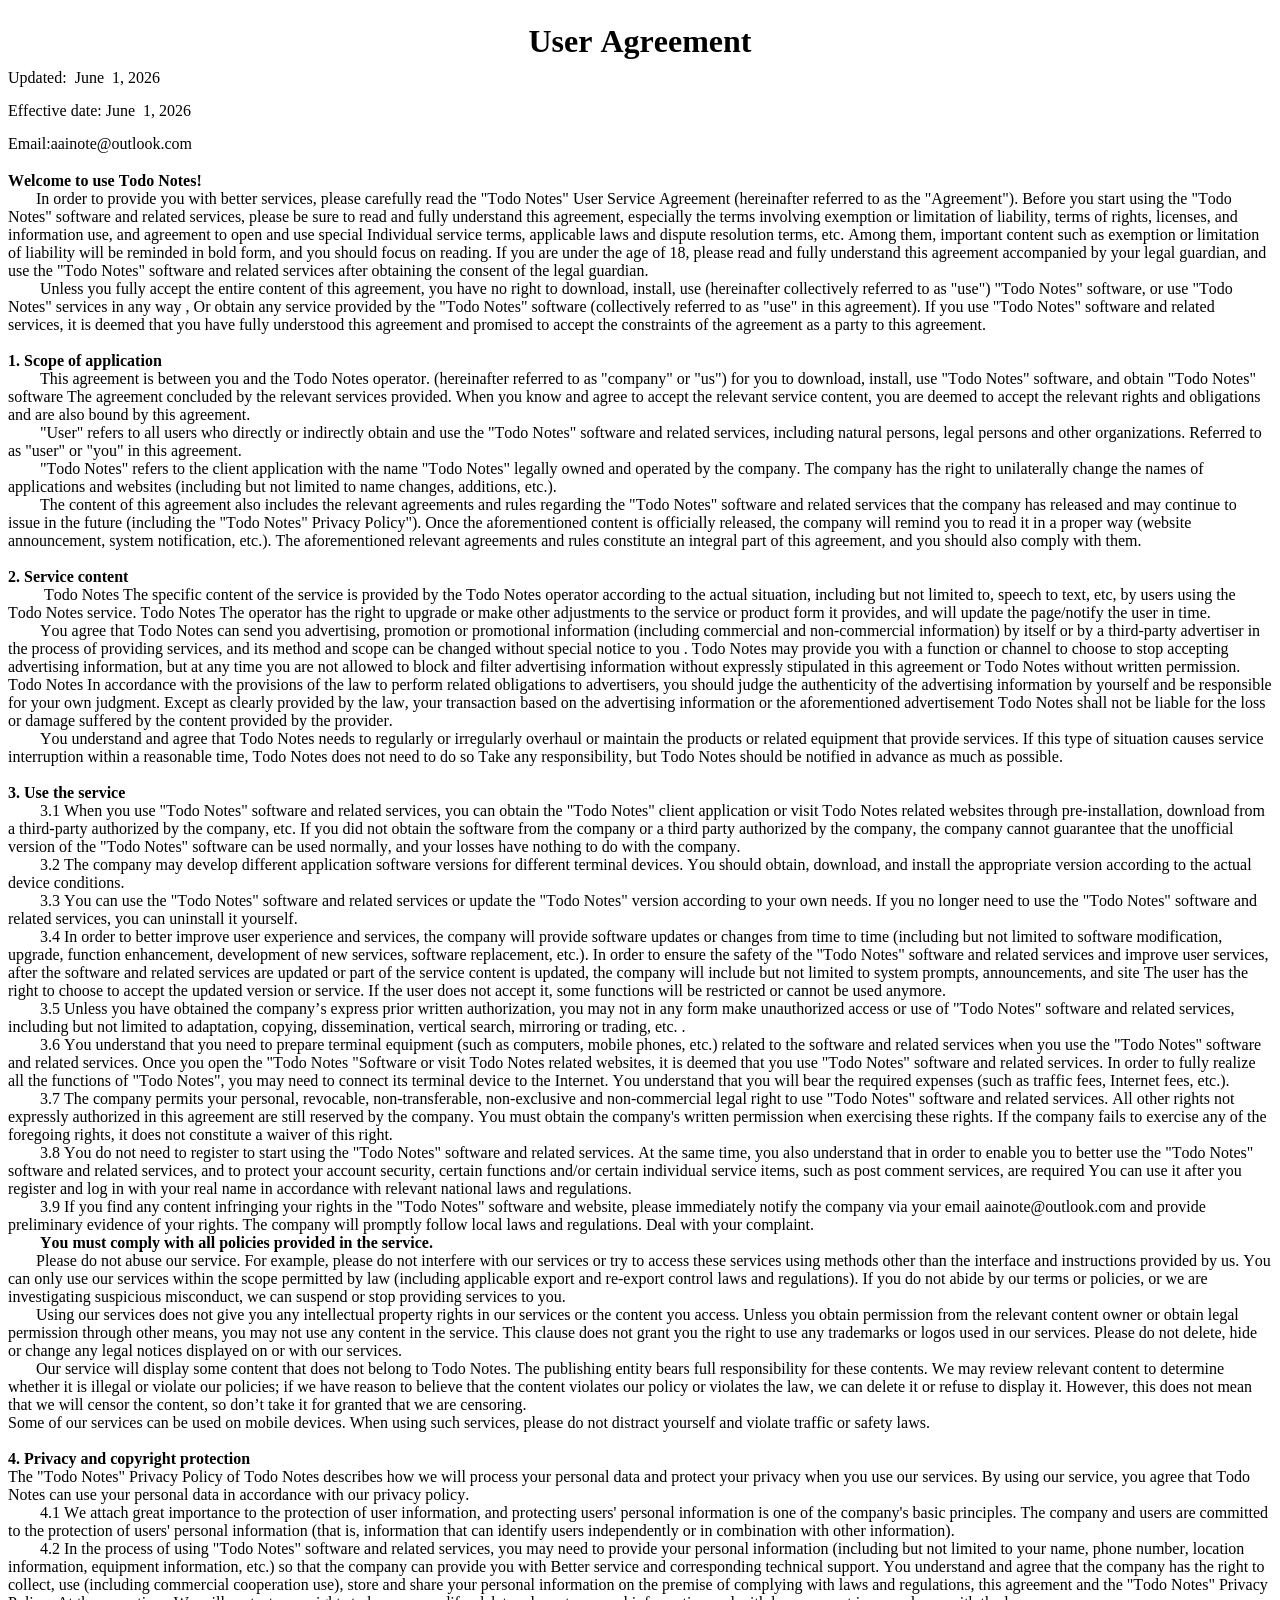
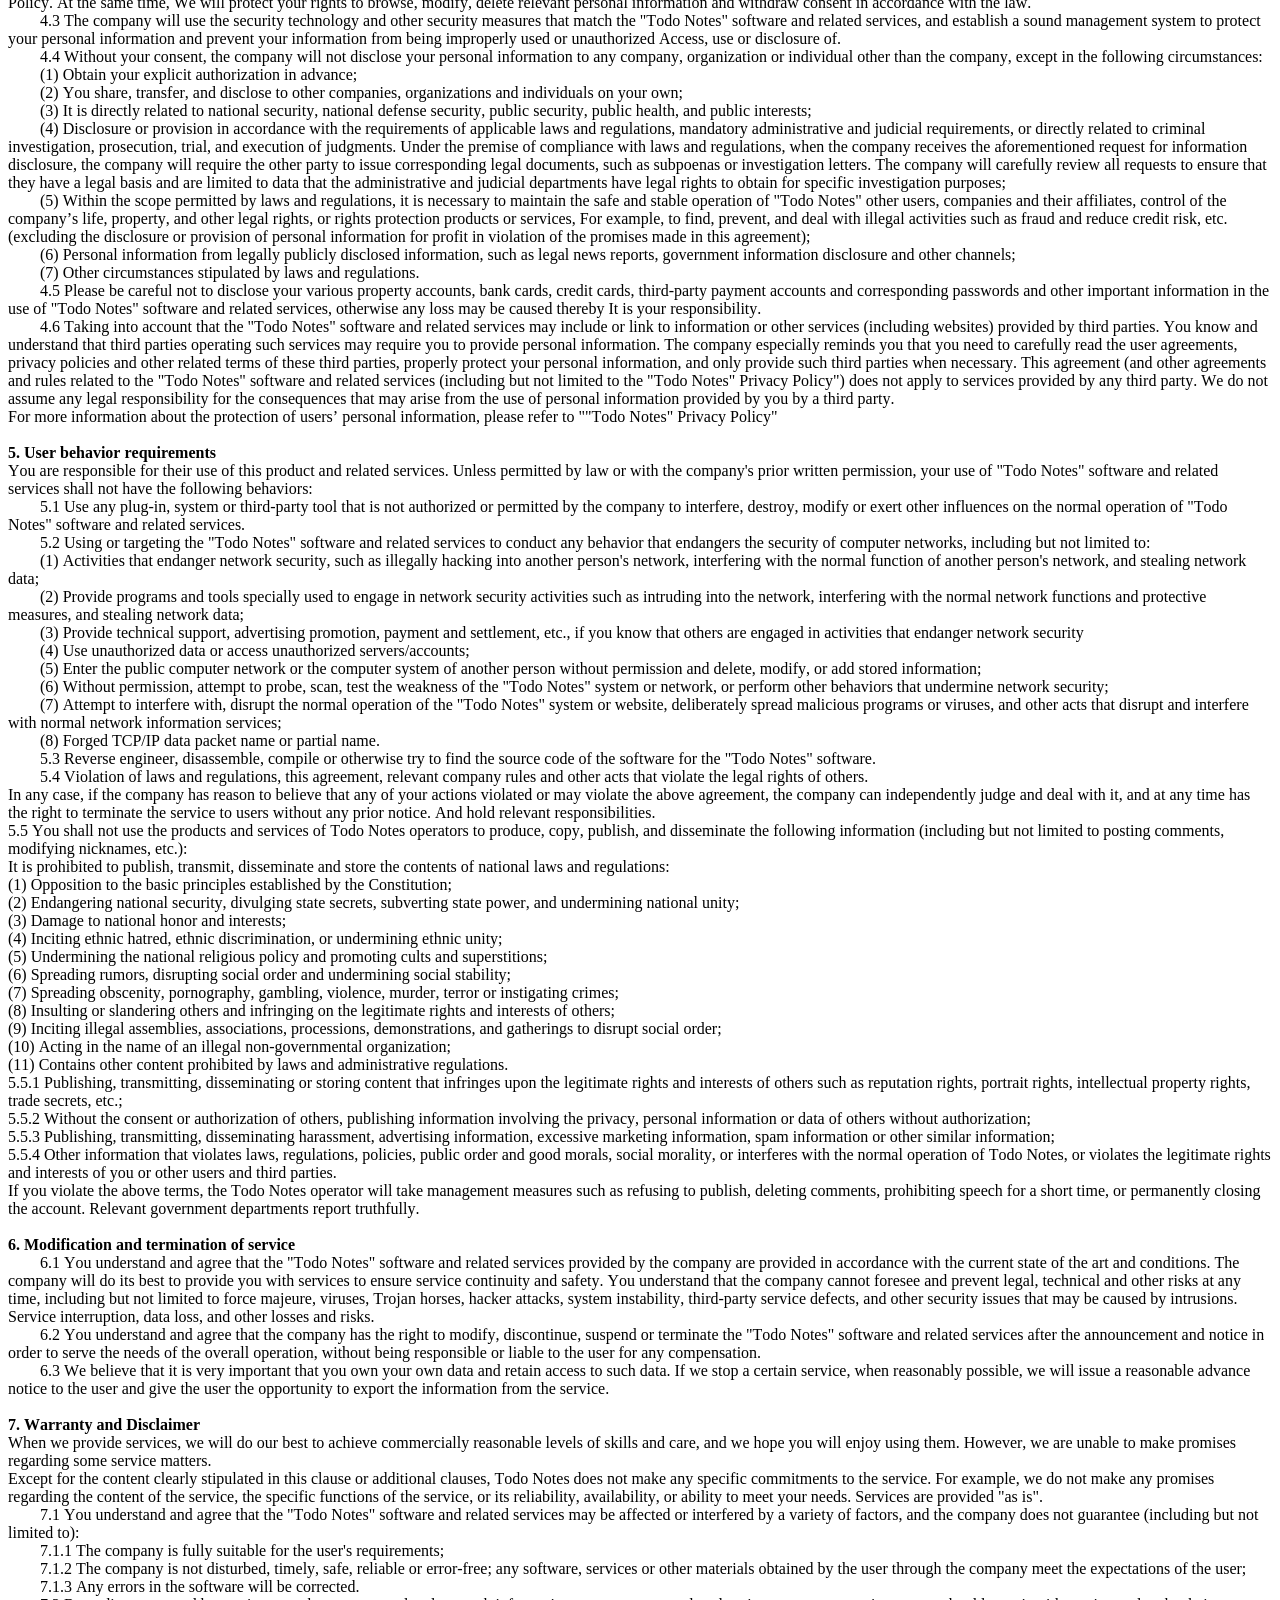
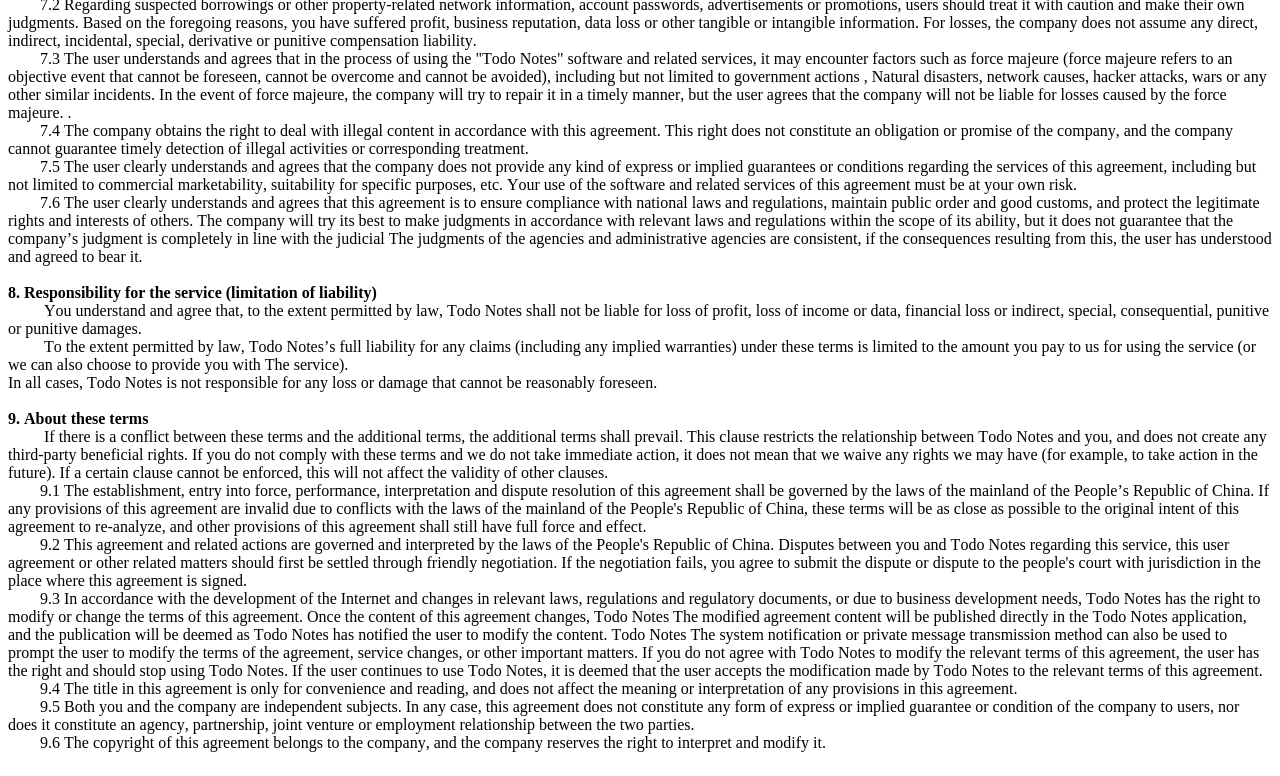
<file: noteAI/UserAgreement/en.html>
<!DOCTYPE html PUBLIC "-//W3C//DTD HTML 4.01//EN" "http://www.w3.org/TR/html4/strict.dtd">
<html>
<head>
  <meta http-equiv="Content-Type" content="text/html; charset=utf-8">
  <meta http-equiv="Content-Style-Type" content="text/css">
  <title></title>
  <meta name="Generator" content="Cocoa HTML Writer">
  <meta name="CocoaVersion" content="2685.3">
  <style type="text/css">
    p.p1 {margin: 0.0px 0.0px 0.0px 0.0px; text-align: center; font: 12.0px Times; -webkit-text-stroke: #000000; min-height: 14.0px}
    p.p2 {margin: 0.0px 0.0px 8.9px 0.0px; text-align: center; font: 32.0px Times; -webkit-text-stroke: #000000}
    p.p3 {margin: 0.0px 0.0px 0.0px 0.0px; font: 16.0px Times; -webkit-text-stroke: #000000}
    p.p4 {margin: 0.0px 0.0px 0.0px 0.0px; font: 12.0px Times; -webkit-text-stroke: #000000; min-height: 14.0px}
    p.p5 {margin: 0.0px 0.0px 0.0px 0.0px; font: 16.0px Times; -webkit-text-stroke: #000000; min-height: 19.0px}
    p.p6 {margin: 0.0px 0.0px 0.0px 0.0px; text-align: justify; font: 16.0px Times; -webkit-text-stroke: #000000}
    p.p7 {margin: 0.0px 0.0px 0.0px 0.0px; text-align: justify; font: 14.0px Times; -webkit-text-stroke: #000000}
    span.s1 {font-kerning: none}
  </style>
</head>
<body>
<p class="p1"><span class="s1"></span><br></p>
<p class="p2"><span class="s1"><b>User Agreement</b><b></b></span></p>
<p class="p3"><span class="s1">Updated:<span class="Apple-converted-space">  </span>June  1, 2026</span></p>
<p class="p4"><span class="s1"></span><br></p>
<p class="p3"><span class="s1">Effective date: June  1, 2026</span></p>
<p class="p4"><span class="s1"></span><br></p>
<p class="p3"><span class="s1">Email:aainote@outlook.com</span></p>
<p class="p5"><span class="s1"></span><br></p>
<p class="p3"><span class="s1"><b>Welcome to use Todo Notes!</b><b></b></span></p>
<p class="p3"><span class="s1">       In order to provide you with better services, please carefully read the "Todo Notes" User Service Agreement (hereinafter referred to as the "Agreement"). Before you start using the "Todo Notes" software and related services, please be sure to read and fully understand this agreement, especially the terms involving exemption or limitation of liability, terms of rights, licenses, and information use, and agreement to open and use special Individual service terms, applicable laws and dispute resolution terms, etc. Among them, important content such as exemption or limitation of liability will be reminded in bold form, and you should focus on reading. If you are under the age of 18, please read and fully understand this agreement accompanied by your legal guardian, and use the "Todo Notes" software and related services after obtaining the consent of the legal guardian.</span></p>
<p class="p3"><span class="s1">        Unless you fully accept the entire content of this agreement, you have no right to download, install, use (hereinafter collectively referred to as "use") "Todo Notes" software, or use "Todo Notes" services in any way , Or obtain any service provided by the "Todo Notes" software (collectively referred to as "use" in this agreement). If you use "Todo Notes" software and related services, it is deemed that you have fully understood this agreement and promised to accept the constraints of the agreement as a party to this agreement.</span></p>
<p class="p3"><span class="s1"> </span></p>
<p class="p3"><span class="s1"><b>1. Scope of application</b><b></b></span></p>
<p class="p3"><span class="s1">        This agreement is between you and the Todo Notes operator. (hereinafter referred to as "company" or "us") for you to download, install, use "Todo Notes" software, and obtain "Todo Notes" software The agreement concluded by the relevant services provided. When you know and agree to accept the relevant service content, you are deemed to accept the relevant rights and obligations and are also bound by this agreement.</span></p>
<p class="p3"><span class="s1">        "User" refers to all users who directly or indirectly obtain and use the "Todo Notes" software and related services, including natural persons, legal persons and other organizations. Referred to as "user" or "you" in this agreement.</span></p>
<p class="p3"><span class="s1">        "Todo Notes" refers to the client application with the name "Todo Notes" legally owned and operated by the company. The company has the right to unilaterally change the names of applications and websites (including but not limited to name changes, additions, etc.).</span></p>
<p class="p3"><span class="s1">        The content of this agreement also includes the relevant agreements and rules regarding the "Todo Notes" software and related services that the company has released and may continue to issue in the future (including the "Todo Notes" Privacy Policy"). Once the aforementioned content is officially released, the company will remind you to read it in a proper way (website announcement, system notification, etc.). The aforementioned relevant agreements and rules constitute an integral part of this agreement, and you should also comply with them.</span></p>
<p class="p3"><span class="s1"> </span></p>
<p class="p3"><span class="s1"><b>2. Service content</b><b></b></span></p>
<p class="p3"><span class="s1">         Todo Notes The specific content of the service is provided by the Todo Notes operator according to the actual situation, including but not limited to, speech to text, etc, by users using the Todo Notes service. Todo Notes The operator has the right to upgrade or make other adjustments to the service or product form it provides, and will update the page/notify the user in time.</span></p>
<p class="p3"><span class="s1">        You agree that Todo Notes can send you advertising, promotion or promotional information (including commercial and non-commercial information) by itself or by a third-party advertiser in the process of providing services, and its method and scope can be changed without special notice to you . Todo Notes may provide you with a function or channel to choose to stop accepting advertising information, but at any time you are not allowed to block and filter advertising information without expressly stipulated in this agreement or Todo Notes without written permission. Todo Notes In accordance with the provisions of the law to perform related obligations to advertisers, you should judge the authenticity of the advertising information by yourself and be responsible for your own judgment. Except as clearly provided by the law, your transaction based on the advertising information or the aforementioned advertisement Todo Notes shall not be liable for the loss or damage suffered by the content provided by the provider.</span></p>
<p class="p3"><span class="s1">        You understand and agree that Todo Notes needs to regularly or irregularly overhaul or maintain the products or related equipment that provide services. If this type of situation causes service interruption within a reasonable time, Todo Notes does not need to do so Take any responsibility, but Todo Notes should be notified in advance as much as possible.</span></p>
<p class="p3"><span class="s1"> </span></p>
<p class="p3"><span class="s1"><b>3. Use the service</b><b></b></span></p>
<p class="p3"><span class="s1">        3.1 When you use "Todo Notes" software and related services, you can obtain the "Todo Notes" client application or visit Todo Notes related websites through pre-installation, download from a third-party authorized by the company, etc. If you did not obtain the software from the company or a third party authorized by the company, the company cannot guarantee that the unofficial version of the "Todo Notes" software can be used normally, and your losses have nothing to do with the company.</span></p>
<p class="p3"><span class="s1">        3.2 The company may develop different application software versions for different terminal devices. You should obtain, download, and install the appropriate version according to the actual device conditions.</span></p>
<p class="p3"><span class="s1">        3.3 You can use the "Todo Notes" software and related services or update the "Todo Notes" version according to your own needs. If you no longer need to use the "Todo Notes" software and related services, you can uninstall it yourself.</span></p>
<p class="p3"><span class="s1">        3.4 In order to better improve user experience and services, the company will provide software updates or changes from time to time (including but not limited to software modification, upgrade, function enhancement, development of new services, software replacement, etc.). In order to ensure the safety of the "Todo Notes" software and related services and improve user services, after the software and related services are updated or part of the service content is updated, the company will include but not limited to system prompts, announcements, and site The user has the right to choose to accept the updated version or service. If the user does not accept it, some functions will be restricted or cannot be used anymore.</span></p>
<p class="p3"><span class="s1">        3.5 Unless you have obtained the company’s express prior written authorization, you may not in any form make unauthorized access or use of "Todo Notes" software and related services, including but not limited to adaptation, copying, dissemination, vertical search, mirroring or trading, etc. .</span></p>
<p class="p3"><span class="s1">        3.6 You understand that you need to prepare terminal equipment (such as computers, mobile phones, etc.) related to the software and related services when you use the "Todo Notes" software and related services. Once you open the "Todo Notes "Software or visit Todo Notes related websites, it is deemed that you use "Todo Notes" software and related services. In order to fully realize all the functions of "Todo Notes", you may need to connect its terminal device to the Internet. You understand that you will bear the required expenses (such as traffic fees, Internet fees, etc.).</span></p>
<p class="p3"><span class="s1">        3.7 The company permits your personal, revocable, non-transferable, non-exclusive and non-commercial legal right to use "Todo Notes" software and related services. All other rights not expressly authorized in this agreement are still reserved by the company. You must obtain the company's written permission when exercising these rights. If the company fails to exercise any of the foregoing rights, it does not constitute a waiver of this right.</span></p>
<p class="p3"><span class="s1">        3.8 You do not need to register to start using the "Todo Notes" software and related services. At the same time, you also understand that in order to enable you to better use the "Todo Notes" software and related services, and to protect your account security, certain functions and/or certain individual service items, such as post comment services, are required You can use it after you register and log in with your real name in accordance with relevant national laws and regulations.</span></p>
<p class="p3"><span class="s1">        3.9 If you find any content infringing your rights in the "Todo Notes" software and website, please immediately notify the company via your email aainote@outlook.com and provide preliminary evidence of your rights. The company will promptly follow local laws and regulations. Deal with your complaint.</span></p>
<p class="p3"><span class="s1"><b>        You must comply with all policies provided in the service.</b><b></b></span></p>
<p class="p3"><span class="s1">       Please do not abuse our service. For example, please do not interfere with our services or try to access these services using methods other than the interface and instructions provided by us. You can only use our services within the scope permitted by law (including applicable export and re-export control laws and regulations). If you do not abide by our terms or policies, or we are investigating suspicious misconduct, we can suspend or stop providing services to you.</span></p>
<p class="p3"><span class="s1">       Using our services does not give you any intellectual property rights in our services or the content you access. Unless you obtain permission from the relevant content owner or obtain legal permission through other means, you may not use any content in the service. This clause does not grant you the right to use any trademarks or logos used in our services. Please do not delete, hide or change any legal notices displayed on or with our services.</span></p>
<p class="p3"><span class="s1">       Our service will display some content that does not belong to Todo Notes. The publishing entity bears full responsibility for these contents. We may review relevant content to determine whether it is illegal or violate our policies; if we have reason to believe that the content violates our policy or violates the law, we can delete it or refuse to display it. However, this does not mean that we will censor the content, so don’t take it for granted that we are censoring.</span></p>
<p class="p3"><span class="s1">Some of our services can be used on mobile devices. When using such services, please do not distract yourself and violate traffic or safety laws.</span></p>
<p class="p3"><span class="s1"> </span></p>
<p class="p3"><span class="s1"><b>4. Privacy and copyright protection</b><b></b></span></p>
<p class="p3"><span class="s1">The "Todo Notes" Privacy Policy of Todo Notes describes how we will process your personal data and protect your privacy when you use our services. By using our service, you agree that Todo Notes can use your personal data in accordance with our privacy policy.</span></p>
<p class="p3"><span class="s1">        4.1 We attach great importance to the protection of user information, and protecting users' personal information is one of the company's basic principles. The company and users are committed to the protection of users' personal information (that is, information that can identify users independently or in combination with other information).</span></p>
<p class="p3"><span class="s1">        4.2 In the process of using "Todo Notes" software and related services, you may need to provide your personal information (including but not limited to your name, phone number, location information, equipment information, etc.) so that the company can provide you with Better service and corresponding technical support. You understand and agree that the company has the right to collect, use (including commercial cooperation use), store and share your personal information on the premise of complying with laws and regulations, this agreement and the "Todo Notes" Privacy Policy. At the same time, We will protect your rights to browse, modify, delete relevant personal information and withdraw consent in accordance with the law.</span></p>
<p class="p3"><span class="s1">        4.3 The company will use the security technology and other security measures that match the "Todo Notes" software and related services, and establish a sound management system to protect your personal information and prevent your information from being improperly used or unauthorized Access, use or disclosure of.</span></p>
<p class="p3"><span class="s1">        4.4 Without your consent, the company will not disclose your personal information to any company, organization or individual other than the company, except in the following circumstances:</span></p>
<p class="p3"><span class="s1">        (1) Obtain your explicit authorization in advance;</span></p>
<p class="p3"><span class="s1">        (2) You share, transfer, and disclose to other companies, organizations and individuals on your own;</span></p>
<p class="p3"><span class="s1">        (3) It is directly related to national security, national defense security, public security, public health, and public interests;<br>
        (4) Disclosure or provision in accordance with the requirements of applicable laws and regulations, mandatory administrative and judicial requirements, or directly related to criminal investigation, prosecution, trial, and execution of judgments. Under the premise of compliance with laws and regulations, when the company receives the aforementioned request for information disclosure, the company will require the other party to issue corresponding legal documents, such as subpoenas or investigation letters. The company will carefully review all requests to ensure that they have a legal basis and are limited to data that the administrative and judicial departments have legal rights to obtain for specific investigation purposes;</span></p>
<p class="p3"><span class="s1">        (5) Within the scope permitted by laws and regulations, it is necessary to maintain the safe and stable operation of "Todo Notes" other users, companies and their affiliates, control of the company’s life, property, and other legal rights, or rights protection products or services, For example, to find, prevent, and deal with illegal activities such as fraud and reduce credit risk, etc. (excluding the disclosure or provision of personal information for profit in violation of the promises made in this agreement);</span></p>
<p class="p3"><span class="s1">        (6) Personal information from legally publicly disclosed information, such as legal news reports, government information disclosure and other channels;</span></p>
<p class="p3"><span class="s1">        (7) Other circumstances stipulated by laws and regulations.</span></p>
<p class="p3"><span class="s1">        4.5 Please be careful not to disclose your various property accounts, bank cards, credit cards, third-party payment accounts and corresponding passwords and other important information in the use of "Todo Notes" software and related services, otherwise any loss may be caused thereby It is your responsibility.</span></p>
<p class="p3"><span class="s1">        4.6 Taking into account that the "Todo Notes" software and related services may include or link to information or other services (including websites) provided by third parties. You know and understand that third parties operating such services may require you to provide personal information. The company especially reminds you that you need to carefully read the user agreements, privacy policies and other related terms of these third parties, properly protect your personal information, and only provide such third parties when necessary. This agreement (and other agreements and rules related to the "Todo Notes" software and related services (including but not limited to the "Todo Notes" Privacy Policy") does not apply to services provided by any third party. We do not assume any legal responsibility for the consequences that may arise from the use of personal information provided by you by a third party.</span></p>
<p class="p3"><span class="s1">For more information about the protection of users’ personal information, please refer to ""Todo Notes" Privacy Policy"</span></p>
<p class="p3"><span class="s1">  </span></p>
<p class="p3"><span class="s1"><b>5. User behavior requirements</b><b></b></span></p>
<p class="p3"><span class="s1">You are responsible for their use of this product and related services. Unless permitted by law or with the company's prior written permission, your use of "Todo Notes" software and related services shall not have the following behaviors:</span></p>
<p class="p3"><span class="s1">        5.1 Use any plug-in, system or third-party tool that is not authorized or permitted by the company to interfere, destroy, modify or exert other influences on the normal operation of "Todo Notes" software and related services.</span></p>
<p class="p3"><span class="s1">        5.2 Using or targeting the "Todo Notes" software and related services to conduct any behavior that endangers the security of computer networks, including but not limited to:</span></p>
<p class="p3"><span class="s1">        (1) Activities that endanger network security, such as illegally hacking into another person's network, interfering with the normal function of another person's network, and stealing network data;</span></p>
<p class="p3"><span class="s1">        (2) Provide programs and tools specially used to engage in network security activities such as intruding into the network, interfering with the normal network functions and protective measures, and stealing network data;</span></p>
<p class="p3"><span class="s1">        (3) Provide technical support, advertising promotion, payment and settlement, etc., if you know that others are engaged in activities that endanger network security</span></p>
<p class="p3"><span class="s1">        (4) Use unauthorized data or access unauthorized servers/accounts;</span></p>
<p class="p3"><span class="s1">        (5) Enter the public computer network or the computer system of another person without permission and delete, modify, or add stored information;</span></p>
<p class="p3"><span class="s1">        (6) Without permission, attempt to probe, scan, test the weakness of the "Todo Notes" system or network, or perform other behaviors that undermine network security;</span></p>
<p class="p3"><span class="s1">        (7) Attempt to interfere with, disrupt the normal operation of the "Todo Notes" system or website, deliberately spread malicious programs or viruses, and other acts that disrupt and interfere with normal network information services;</span></p>
<p class="p3"><span class="s1">        (8) Forged TCP/IP data packet name or partial name.</span></p>
<p class="p3"><span class="s1">        5.3 Reverse engineer, disassemble, compile or otherwise try to find the source code of the software for the "Todo Notes" software.</span></p>
<p class="p3"><span class="s1">        5.4 Violation of laws and regulations, this agreement, relevant company rules and other acts that violate the legal rights of others.</span></p>
<p class="p3"><span class="s1">In any case, if the company has reason to believe that any of your actions violated or may violate the above agreement, the company can independently judge and deal with it, and at any time has the right to terminate the service to users without any prior notice. And hold relevant responsibilities.</span></p>
<p class="p3"><span class="s1">5.5 You shall not use the products and services of Todo Notes operators to produce, copy, publish, and disseminate the following information (including but not limited to posting comments, modifying nicknames, etc.):</span></p>
<p class="p3"><span class="s1">It is prohibited to publish, transmit, disseminate and store the contents of national laws and regulations:</span></p>
<p class="p3"><span class="s1">(1) Opposition to the basic principles established by the Constitution;</span></p>
<p class="p3"><span class="s1">(2) Endangering national security, divulging state secrets, subverting state power, and undermining national unity;</span></p>
<p class="p3"><span class="s1">(3) Damage to national honor and interests;</span></p>
<p class="p3"><span class="s1">(4) Inciting ethnic hatred, ethnic discrimination, or undermining ethnic unity;</span></p>
<p class="p3"><span class="s1">(5) Undermining the national religious policy and promoting cults and superstitions;</span></p>
<p class="p3"><span class="s1">(6) Spreading rumors, disrupting social order and undermining social stability;</span></p>
<p class="p3"><span class="s1">(7) Spreading obscenity, pornography, gambling, violence, murder, terror or instigating crimes;</span></p>
<p class="p3"><span class="s1">(8) Insulting or slandering others and infringing on the legitimate rights and interests of others;</span></p>
<p class="p3"><span class="s1">(9) Inciting illegal assemblies, associations, processions, demonstrations, and gatherings to disrupt social order;</span></p>
<p class="p3"><span class="s1">(10) Acting in the name of an illegal non-governmental organization;</span></p>
<p class="p3"><span class="s1">(11) Contains other content prohibited by laws and administrative regulations.</span></p>
<p class="p3"><span class="s1">5.5.1 Publishing, transmitting, disseminating or storing content that infringes upon the legitimate rights and interests of others such as reputation rights, portrait rights, intellectual property rights, trade secrets, etc.;</span></p>
<p class="p3"><span class="s1">5.5.2 Without the consent or authorization of others, publishing information involving the privacy, personal information or data of others without authorization;</span></p>
<p class="p3"><span class="s1">5.5.3 Publishing, transmitting, disseminating harassment, advertising information, excessive marketing information, spam information or other similar information;</span></p>
<p class="p3"><span class="s1">5.5.4 Other information that violates laws, regulations, policies, public order and good morals, social morality, or interferes with the normal operation of Todo Notes, or violates the legitimate rights and interests of you or other users and third parties.</span></p>
<p class="p3"><span class="s1">If you violate the above terms, the Todo Notes operator will take management measures such as refusing to publish, deleting comments, prohibiting speech for a short time, or permanently closing the account. Relevant government departments report truthfully. </span></p>
<p class="p3"><span class="s1"> </span></p>
<p class="p3"><span class="s1"><b>6. Modification and termination of service</b><b></b></span></p>
<p class="p3"><span class="s1">        6.1 You understand and agree that the "Todo Notes" software and related services provided by the company are provided in accordance with the current state of the art and conditions. The company will do its best to provide you with services to ensure service continuity and safety. You understand that the company cannot foresee and prevent legal, technical and other risks at any time, including but not limited to force majeure, viruses, Trojan horses, hacker attacks, system instability, third-party service defects, and other security issues that may be caused by intrusions. Service interruption, data loss, and other losses and risks.</span></p>
<p class="p3"><span class="s1">        6.2 You understand and agree that the company has the right to modify, discontinue, suspend or terminate the "Todo Notes" software and related services after the announcement and notice in order to serve the needs of the overall operation, without being responsible or liable to the user for any compensation.</span></p>
<p class="p3"><span class="s1">        6.3 We believe that it is very important that you own your own data and retain access to such data. If we stop a certain service, when reasonably possible, we will issue a reasonable advance notice to the user and give the user the opportunity to export the information from the service.</span></p>
<p class="p3"><span class="s1"> </span></p>
<p class="p3"><span class="s1"><b>7. Warranty and Disclaimer</b><b></b></span></p>
<p class="p3"><span class="s1">When we provide services, we will do our best to achieve commercially reasonable levels of skills and care, and we hope you will enjoy using them. However, we are unable to make promises regarding some service matters.</span></p>
<p class="p3"><span class="s1">Except for the content clearly stipulated in this clause or additional clauses, Todo Notes does not make any specific commitments to the service. For example, we do not make any promises regarding the content of the service, the specific functions of the service, or its reliability, availability, or ability to meet your needs. Services are provided "as is".</span></p>
<p class="p3"><span class="s1">        7.1 You understand and agree that the "Todo Notes" software and related services may be affected or interfered by a variety of factors, and the company does not guarantee (including but not limited to):</span></p>
<p class="p3"><span class="s1">        7.1.1 The company is fully suitable for the user's requirements;</span></p>
<p class="p3"><span class="s1">        7.1.2 The company is not disturbed, timely, safe, reliable or error-free; any software, services or other materials obtained by the user through the company meet the expectations of the user;</span></p>
<p class="p3"><span class="s1">        7.1.3 Any errors in the software will be corrected.</span></p>
<p class="p3"><span class="s1">        7.2 Regarding suspected borrowings or other property-related network information, account passwords, advertisements or promotions, users should treat it with caution and make their own judgments. Based on the foregoing reasons, you have suffered profit, business reputation, data loss or other tangible or intangible information. For losses, the company does not assume any direct, indirect, incidental, special, derivative or punitive compensation liability.</span></p>
<p class="p3"><span class="s1">        7.3 The user understands and agrees that in the process of using the "Todo Notes" software and related services, it may encounter factors such as force majeure (force majeure refers to an objective event that cannot be foreseen, cannot be overcome and cannot be avoided), including but not limited to government actions , Natural disasters, network causes, hacker attacks, wars or any other similar incidents. In the event of force majeure, the company will try to repair it in a timely manner, but the user agrees that the company will not be liable for losses caused by the force majeure. .</span></p>
<p class="p3"><span class="s1">        7.4 The company obtains the right to deal with illegal content in accordance with this agreement. This right does not constitute an obligation or promise of the company, and the company cannot guarantee timely detection of illegal activities or corresponding treatment.</span></p>
<p class="p3"><span class="s1">        7.5 The user clearly understands and agrees that the company does not provide any kind of express or implied guarantees or conditions regarding the services of this agreement, including but not limited to commercial marketability, suitability for specific purposes, etc. Your use of the software and related services of this agreement must be at your own risk.</span></p>
<p class="p3"><span class="s1">        7.6 The user clearly understands and agrees that this agreement is to ensure compliance with national laws and regulations, maintain public order and good customs, and protect the legitimate rights and interests of others. The company will try its best to make judgments in accordance with relevant laws and regulations within the scope of its ability, but it does not guarantee that the company’s judgment is completely in line with the judicial The judgments of the agencies and administrative agencies are consistent, if the consequences resulting from this, the user has understood and agreed to bear it.</span></p>
<p class="p3"><span class="s1"> </span></p>
<p class="p3"><span class="s1"><b>8. Responsibility for the service (limitation of liability)</b><b></b></span></p>
<p class="p3"><span class="s1">         You understand and agree that, to the extent permitted by law, Todo Notes shall not be liable for loss of profit, loss of income or data, financial loss or indirect, special, consequential, punitive or punitive damages.</span></p>
<p class="p3"><span class="s1">         To the extent permitted by law, Todo Notes’s full liability for any claims (including any implied warranties) under these terms is limited to the amount you pay to us for using the service (or we can also choose to provide you with The service).</span></p>
<p class="p3"><span class="s1">In all cases, Todo Notes is not responsible for any loss or damage that cannot be reasonably foreseen.</span></p>
<p class="p3"><span class="s1"> </span></p>
<p class="p3"><span class="s1"><b>9. About these terms</b><b></b></span></p>
<p class="p3"><span class="s1">         If there is a conflict between these terms and the additional terms, the additional terms shall prevail. This clause restricts the relationship between Todo Notes and you, and does not create any third-party beneficial rights. If you do not comply with these terms and we do not take immediate action, it does not mean that we waive any rights we may have (for example, to take action in the future). If a certain clause cannot be enforced, this will not affect the validity of other clauses.</span></p>
<p class="p3"><span class="s1">        9.1 The establishment, entry into force, performance, interpretation and dispute resolution of this agreement shall be governed by the laws of the mainland of the People’s Republic of China. If any provisions of this agreement are invalid due to conflicts with the laws of the mainland of the People's Republic of China, these terms will be as close as possible to the original intent of this agreement to re-analyze, and other provisions of this agreement shall still have full force and effect.</span></p>
<p class="p3"><span class="s1">        9.2 This agreement and related actions are governed and interpreted by the laws of the People's Republic of China. Disputes between you and Todo Notes regarding this service, this user agreement or other related matters should first be settled through friendly negotiation. If the negotiation fails, you agree to submit the dispute or dispute to the people's court with jurisdiction in the place where this agreement is signed.</span></p>
<p class="p3"><span class="s1">        9.3 In accordance with the development of the Internet and changes in relevant laws, regulations and regulatory documents, or due to business development needs, Todo Notes has the right to modify or change the terms of this agreement. Once the content of this agreement changes, Todo Notes The modified agreement content will be published directly in the Todo Notes application, and the publication will be deemed as Todo Notes has notified the user to modify the content. Todo Notes The system notification or private message transmission method can also be used to prompt the user to modify the terms of the agreement, service changes, or other important matters. If you do not agree with Todo Notes to modify the relevant terms of this agreement, the user has the right and should stop using Todo Notes. If the user continues to use Todo Notes, it is deemed that the user accepts the modification made by Todo Notes to the relevant terms of this agreement.</span></p>
<p class="p3"><span class="s1">        9.4 The title in this agreement is only for convenience and reading, and does not affect the meaning or interpretation of any provisions in this agreement.</span></p>
<p class="p3"><span class="s1">        9.5 Both you and the company are independent subjects. In any case, this agreement does not constitute any form of express or implied guarantee or condition of the company to users, nor does it constitute an agency, partnership, joint venture or employment relationship between the two parties.</span></p>
<p class="p6"><span class="s1">        9.6 The copyright of this agreement belongs to the company, and the company reserves the right to interpret and modify it.</span></p>
<p class="p7"><span class="s1"> </span></p>
</body>
</html>
</file>
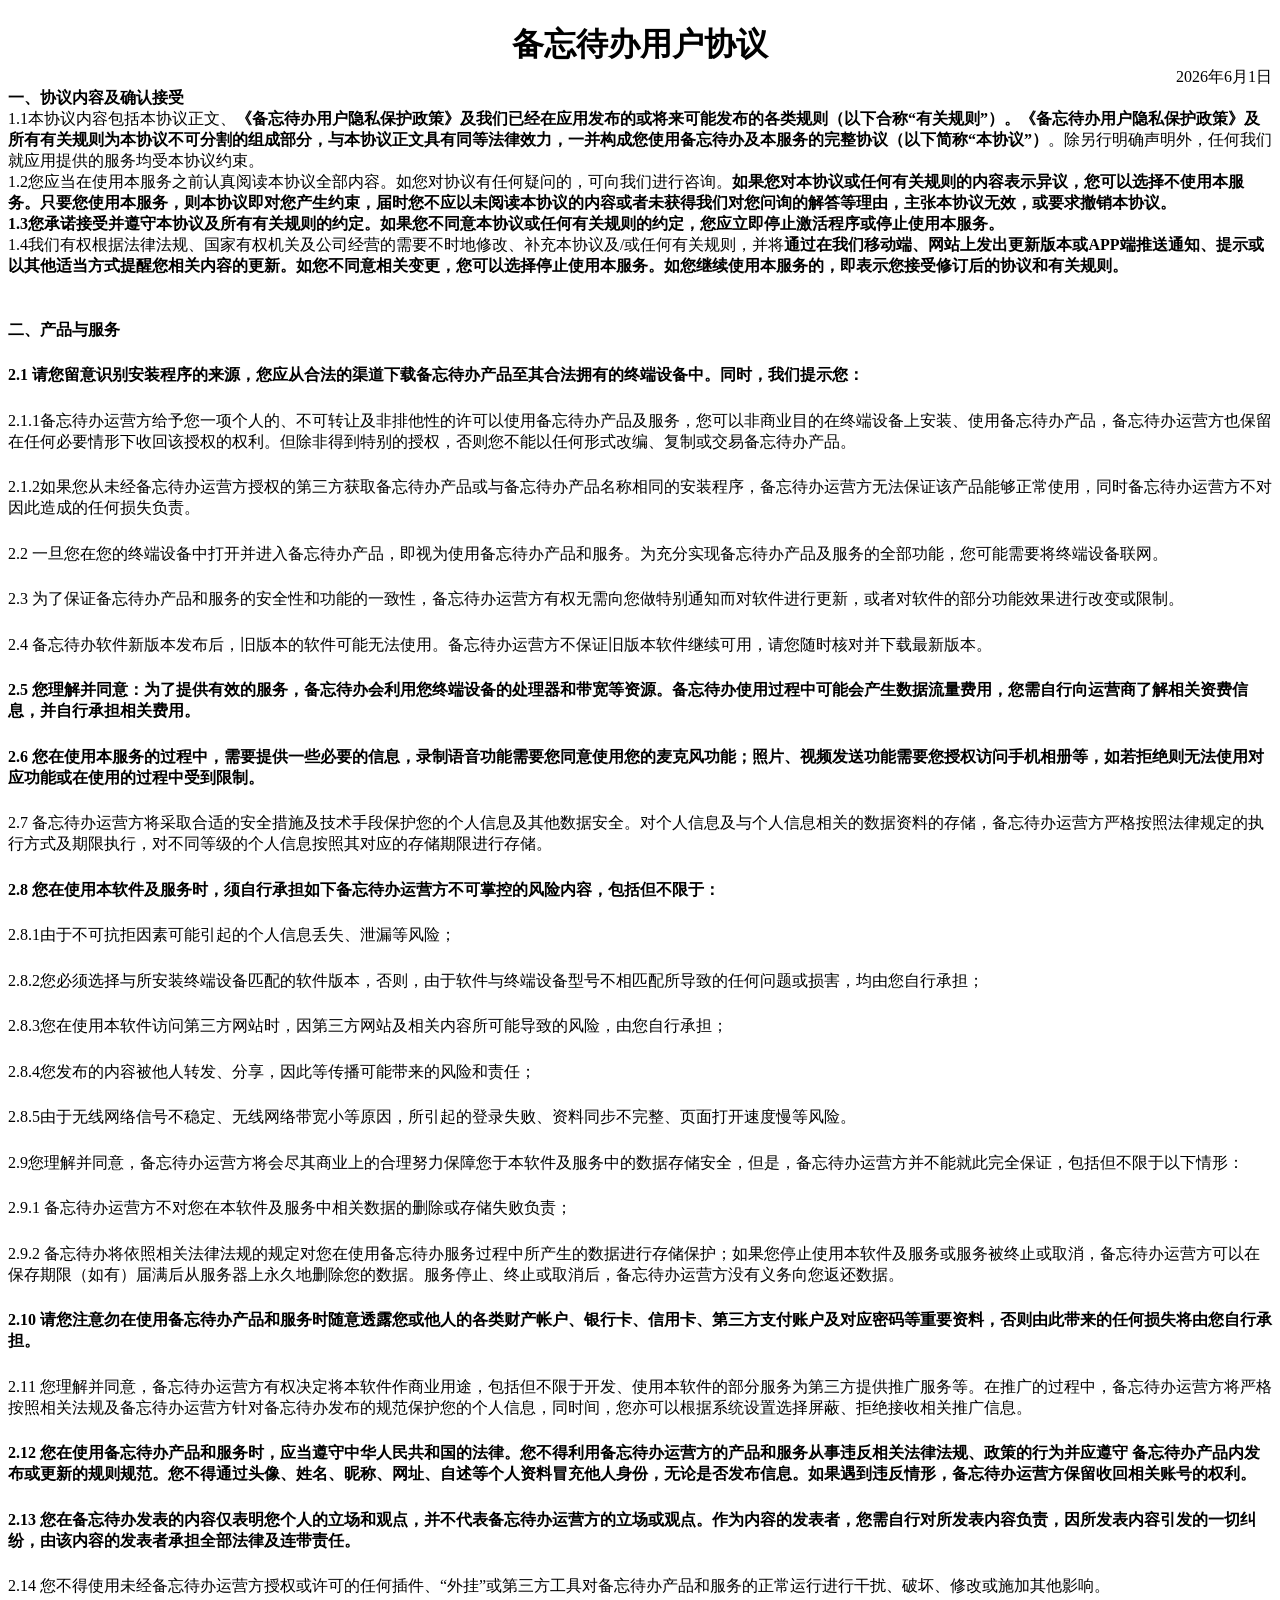
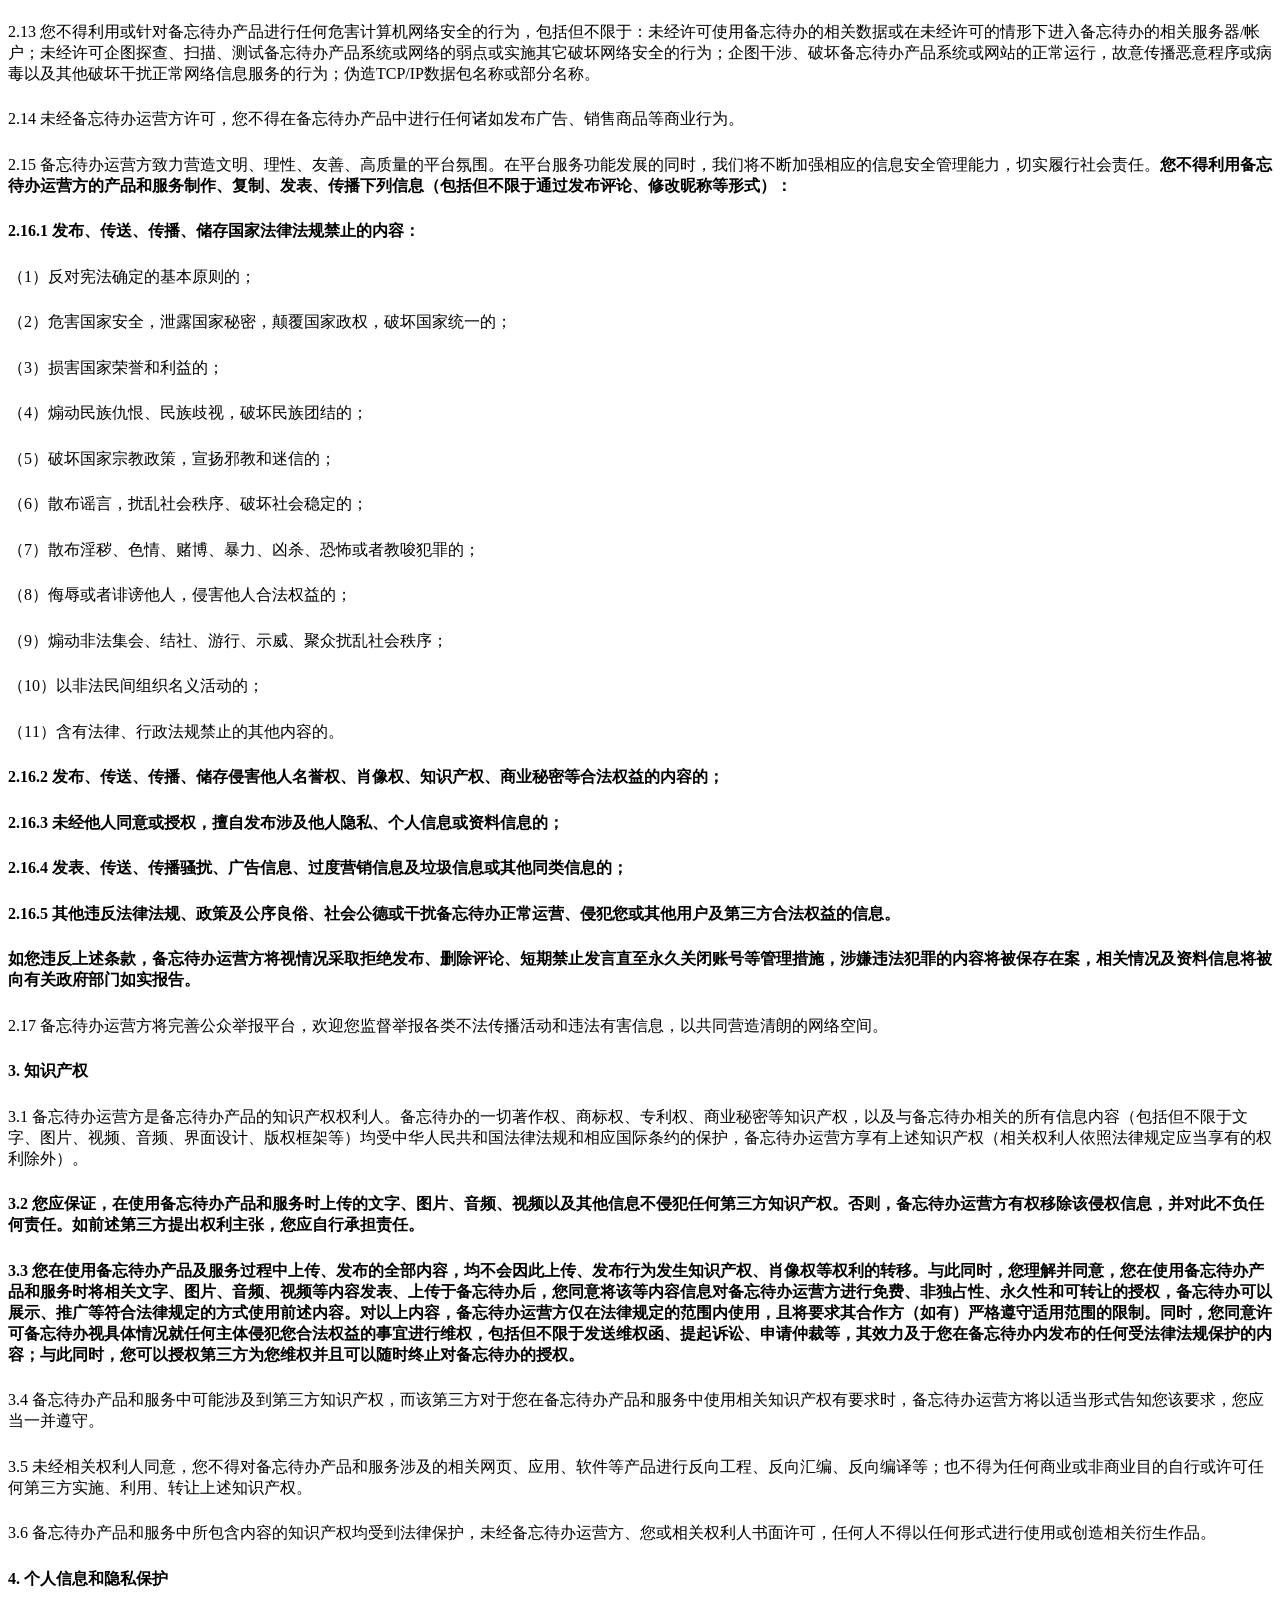
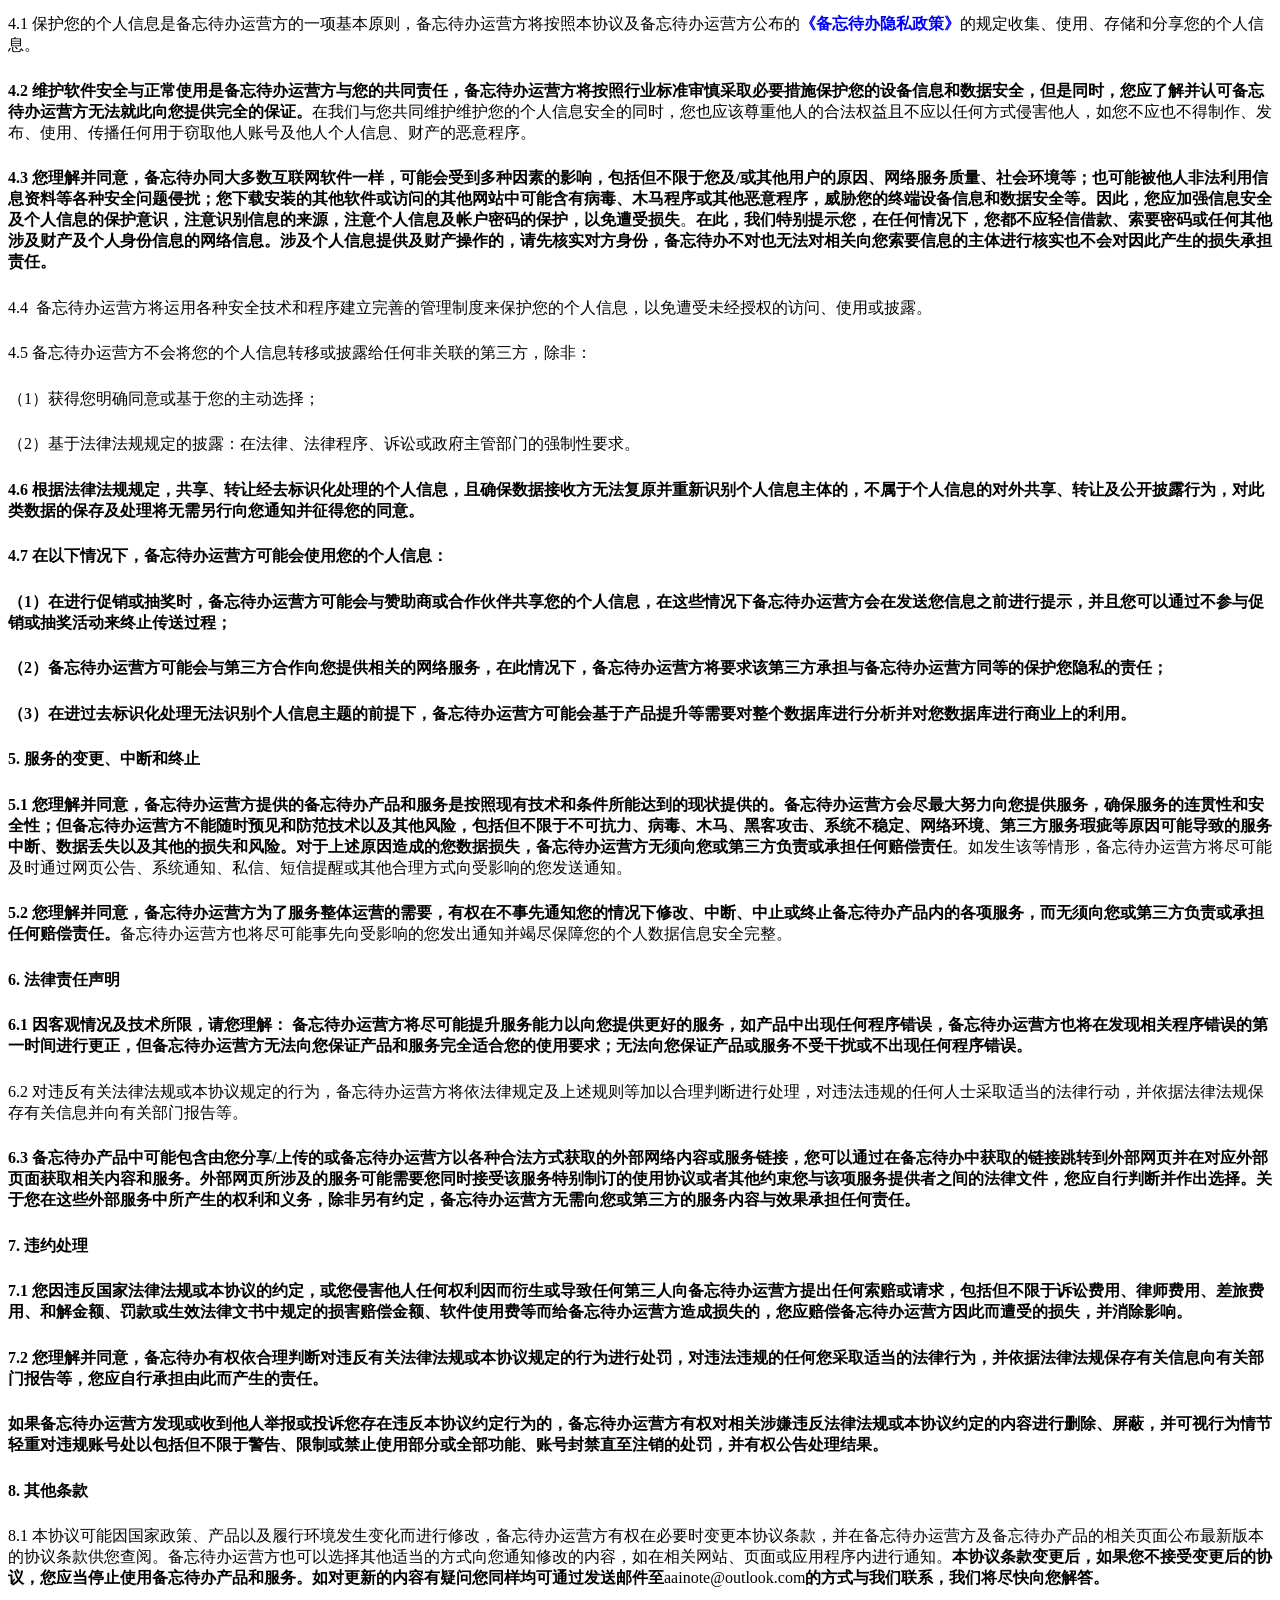
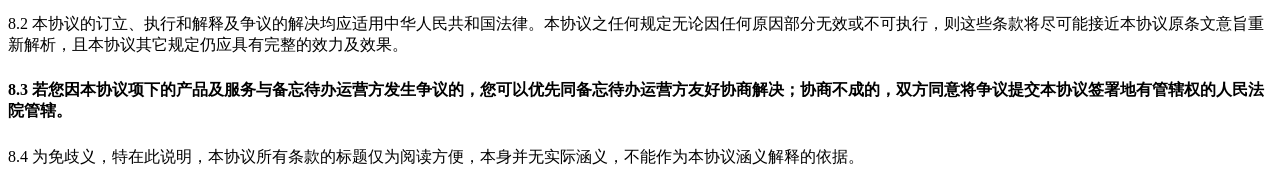
<file: noteAI/UserAgreement/zh.html>
<!DOCTYPE html PUBLIC "-//W3C//DTD HTML 4.01//EN" "http://www.w3.org/TR/html4/strict.dtd">
<html>
<head>
  <meta http-equiv="Content-Type" content="text/html; charset=utf-8">
  <meta http-equiv="Content-Style-Type" content="text/css">
  <title></title>
  <meta name="Generator" content="Cocoa HTML Writer">
  <meta name="CocoaVersion" content="2685.3">
  <style type="text/css">
    p.p1 {margin: 0.0px 0.0px 0.0px 0.0px; text-align: center; font: 12.0px Times; -webkit-text-stroke: #000000; min-height: 14.0px}
    p.p2 {margin: 0.0px 0.0px 0.0px 0.0px; text-align: center; font: 32.0px Times; -webkit-text-stroke: #000000}
    p.p3 {margin: 0.0px 0.0px 0.0px 0.0px; text-align: right; font: 16.0px Times; -webkit-text-stroke: #000000}
    p.p4 {margin: 0.0px 0.0px 0.0px 0.0px; font: 16.0px 'Songti SC'; -webkit-text-stroke: #000000}
    p.p5 {margin: 0.0px 0.0px 24.5px 0.0px; font: 16.0px Times; -webkit-text-stroke: #000000}
    p.p6 {margin: 0.0px 0.0px 24.5px 0.0px; font: 16.0px 'Songti SC'; -webkit-text-stroke: #000000}
    span.s1 {font-kerning: none}
    span.s2 {font: 32.0px 'Songti SC'; font-kerning: none}
    span.s3 {font: 16.0px 'Songti SC'; font-kerning: none}
    span.s4 {font: 16.0px Times; font-kerning: none}
    span.s5 {font-kerning: none; color: #0000ff; -webkit-text-stroke: 0px #0000ff}
    span.s6 {font: 16.0px Times; font-kerning: none; color: #0000ff; -webkit-text-stroke: 0px #0000ff}
  </style>
</head>
<body>
<p class="p1"><span class="s1"></span><br></p>
<p class="p2"><span class="s1"><b>备忘待办</b></span><span class="s2"><b>用户协议</b><b></b></span></p>
<p class="p3"><span class="s1">2026</span><span class="s3">年</span><span class="s1">6</span><span class="s3">月</span><span class="s1">1</span><span class="s3">日</span></p>
<p class="p4"><span class="s1"><b>一、协议内容及确认接受</b><b></b></span></p>
<p class="p4"><span class="s4">1.1</span><span class="s1">本协议内容包括本协议正文、<b>《</b></span><span class="s4"><b>备忘待办</b></span><span class="s1"><b>用户隐私保护政策》及我们已经在应用发布的或将来可能发布的各类规则（以下合称</b></span><span class="s4"><b>“</b></span><span class="s1"><b>有关规则</b></span><span class="s4"><b>”</b></span><span class="s1"><b>）。《</b></span><span class="s4"><b>备忘待办</b></span><span class="s1"><b>用户隐私保护政策》及所有有关规则为本协议不可分割的组成部分，与本协议正文具有同等法律效力，一并构成您使用</b></span><span class="s4"><b>备忘待办</b></span><span class="s1"><b>及本服务的完整协议（以下简称</b></span><span class="s4"><b>“</b></span><span class="s1"><b>本协议</b></span><span class="s4"><b>”</b></span><span class="s1"><b>）</b>。除另行明确声明外，任何我们就应用提供的服务均受本协议约束。</span></p>
<p class="p4"><span class="s4">1.2</span><span class="s1">您应当在使用本服务之前认真阅读本协议全部内容。如您对协议有任何疑问的，可向我们进行咨询。<b>如果您对本协议或任何有关规则的内容表示异议，您可以选择不使用本服务。只要您使用本服务，则本协议即对您产生约束，届时您不应以未阅读本协议的内容或者未获得我们对您问询的解答等理由，主张本协议无效，或要求撤销本协议。</b><b></b></span></p>
<p class="p4"><span class="s4"><b>1.3</b></span><span class="s1"><b>您承诺接受并遵守本协议及所有有关规则的约定。如果您不同意本协议或任何有关规则的约定，您应立即停止激活程序或停止使用本服务。</b><b></b></span></p>
<p class="p4"><span class="s4">1.4</span><span class="s1">我们有权根据法律法规、国家有权机关及公司经营的需要不时地修改、补充本协议及</span><span class="s4">/</span><span class="s1">或任何有关规则，并将<b>通过在我们移动端、网站上发出更新版本或</b></span><span class="s4"><b>APP</b></span><span class="s1"><b>端推送通知、提示或以其他适当方式提醒您相关内容的更新。如您不同意相关变更，您可以选择停止使用本服务。如您继续使用本服务的，即表示您接受修订后的协议和有关规则。</b><b></b></span></p>
<p class="p5"><span class="s1"><b> </b><b></b></span></p>
<p class="p6"><span class="s1"><b>二、产品与服务</b><b></b></span></p>
<p class="p6"><span class="s4"><b>2.1 </b></span><span class="s1"><b>请您留意识别安装程序的来源，您应从合法的渠道下载</b></span><span class="s4"><b>备忘待办</b></span><span class="s1"><b>产品至其合法拥有的终端设备中。同时，我们提示您：</b><b></b></span></p>
<p class="p6"><span class="s4">2.1.1备忘待办</span><span class="s1">运营方给予您一项个人的、不可转让及非排他性的许可以使用</span><span class="s4">备忘待办</span><span class="s1">产品及服务，您可以非商业目的在终端设备上安装、使用</span><span class="s4">备忘待办</span><span class="s1">产品，</span><span class="s4">备忘待办</span><span class="s1">运营方也保留在任何必要情形下收回该授权的权利。但除非得到特别的授权，否则您不能以任何形式改编、复制或交易</span><span class="s4">备忘待办</span><span class="s1">产品。</span></p>
<p class="p6"><span class="s4">2.1.2</span><span class="s1">如果您从未经</span><span class="s4">备忘待办</span><span class="s1">运营方授权的第三方获取</span><span class="s4">备忘待办</span><span class="s1">产品或与</span><span class="s4">备忘待办</span><span class="s1">产品名称相同的安装程序，</span><span class="s4">备忘待办</span><span class="s1">运营方无法保证该产品能够正常使用，同时</span><span class="s4">备忘待办</span><span class="s1">运营方不对因此造成的任何损失负责。</span></p>
<p class="p6"><span class="s4">2.2 </span><span class="s1">一旦您在您的终端设备中打开并进入</span><span class="s4">备忘待办</span><span class="s1">产品，即视为使用</span><span class="s4">备忘待办</span><span class="s1">产品和服务。为充分实现</span><span class="s4">备忘待办</span><span class="s1">产品及服务的全部功能，您可能需要将终端设备联网。</span></p>
<p class="p6"><span class="s4">2.3 </span><span class="s1">为了保证</span><span class="s4">备忘待办</span><span class="s1">产品和服务的安全性和功能的一致性，</span><span class="s4">备忘待办</span><span class="s1">运营方有权无需向您做特别通知而对软件进行更新，或者对软件的部分功能效果进行改变或限制。</span></p>
<p class="p6"><span class="s4">2.4 备忘待办</span><span class="s1">软件新版本发布后，旧版本的软件可能无法使用。</span><span class="s4">备忘待办</span><span class="s1">运营方不保证旧版本软件继续可用，请您随时核对并下载最新版本。</span></p>
<p class="p6"><span class="s4"><b>2.5 </b></span><span class="s1"><b>您理解并同意：为了提供有效的服务，</b></span><span class="s4"><b>备忘待办</b></span><span class="s1"><b>会利用您终端设备的处理器和带宽等资源。</b></span><span class="s4"><b>备忘待办</b></span><span class="s1"><b>使用过程中可能会产生数据流量费用，您需自行向运营商了解相关资费信息，并自行承担相关费用。</b><b></b></span></p>
<p class="p6"><span class="s4"><b>2.6 </b></span><span class="s1"><b>您在使用本服务的过程中，需要提供一些必要的信息，录制语音功能需要您同意使用您的麦克风功能；照片、视频发送功能需要您授权访问手机相册等，如若拒绝则无法使用对应功能或在使用的过程中受到限制。</b><b></b></span></p>
<p class="p6"><span class="s4">2.7 备忘待办</span><span class="s1">运营方将采取合适的安全措施及技术手段保护您的个人信息及其他数据安全。对个人信息及与个人信息相关的数据资料的存储，</span><span class="s4">备忘待办</span><span class="s1">运营方严格按照法律规定的执行方式及期限执行，对不同等级的个人信息按照其对应的存储期限进行存储。</span></p>
<p class="p6"><span class="s4"><b>2.8 </b></span><span class="s1"><b>您在使用本软件及服务时，须自行承担如下</b></span><span class="s4"><b>备忘待办</b></span><span class="s1"><b>运营方不可掌控的风险内容，包括但不限于：</b><b></b></span></p>
<p class="p6"><span class="s4">2.8.1</span><span class="s1">由于不可抗拒因素可能引起的个人信息丢失、泄漏等风险；</span></p>
<p class="p6"><span class="s4">2.8.2</span><span class="s1">您必须选择与所安装终端设备匹配的软件版本，否则，由于软件与终端设备型号不相匹配所导致的任何问题或损害，均由您自行承担；</span></p>
<p class="p6"><span class="s4">2.8.3</span><span class="s1">您在使用本软件访问第三方网站时，因第三方网站及相关内容所可能导致的风险，由您自行承担；</span></p>
<p class="p6"><span class="s4">2.8.4</span><span class="s1">您发布的内容被他人转发、分享，因此等传播可能带来的风险和责任；</span></p>
<p class="p6"><span class="s4">2.8.5</span><span class="s1">由于无线网络信号不稳定、无线网络带宽小等原因，所引起的登录失败、资料同步不完整、页面打开速度慢等风险。</span></p>
<p class="p6"><span class="s4">2.9</span><span class="s1">您理解并同意，</span><span class="s4">备忘待办</span><span class="s1">运营方将会尽其商业上的合理努力保障您于本软件及服务中的数据存储安全，但是，</span><span class="s4">备忘待办</span><span class="s1">运营方并不能就此完全保证，包括但不限于以下情形：</span></p>
<p class="p6"><span class="s4">2.9.1 备忘待办</span><span class="s1">运营方不对您在本软件及服务中相关数据的删除或存储失败负责；</span></p>
<p class="p6"><span class="s4">2.9.2 备忘待办</span><span class="s1">将依照相关法律法规的规定对您在使用</span><span class="s4">备忘待办</span><span class="s1">服务过程中所产生的数据进行存储保护；如果您停止使用本软件及服务或服务被终止或取消，</span><span class="s4">备忘待办</span><span class="s1">运营方可以在保存期限（如有）届满后从服务器上永久地删除您的数据。服务停止、终止或取消后，</span><span class="s4">备忘待办</span><span class="s1">运营方没有义务向您返还数据。</span></p>
<p class="p6"><span class="s4"><b>2.10 </b></span><span class="s1"><b>请您注意勿在使用</b></span><span class="s4"><b>备忘待办</b></span><span class="s1"><b>产品和服务时随意透露您或他人的各类财产帐户、银行卡、信用卡、第三方支付账户及对应密码等重要资料，否则由此带来的任何损失将由您自行承担。</b><b></b></span></p>
<p class="p6"><span class="s4">2.11 </span><span class="s1">您理解并同意，</span><span class="s4">备忘待办</span><span class="s1">运营方有权决定将本软件作商业用途，包括但不限于开发、使用本软件的部分服务为第三方提供推广服务等。在推广的过程中，</span><span class="s4">备忘待办</span><span class="s1">运营方将严格按照相关法规及</span><span class="s4">备忘待办</span><span class="s1">运营方针对</span><span class="s4">备忘待办</span><span class="s1">发布的规范保护您的个人信息，同时间，您亦可以根据系统设置选择屏蔽、拒绝接收相关推广信息。</span></p>
<p class="p6"><span class="s4"><b>2.12 </b></span><span class="s1"><b>您在使用</b></span><span class="s4"><b>备忘待办</b></span><span class="s1"><b>产品和服务时，应当遵守中华人民共和国的法律。您不得利用</b></span><span class="s4"><b>备忘待办</b></span><span class="s1"><b>运营方的产品和服务从事违反相关法律法规、政策的行为并应遵守</b></span><span class="s4"><b> 备忘待办</b></span><span class="s1"><b>产品内发布或更新的规则规范。您不得通过头像、姓名、昵称、网址、自述等个人资料冒充他人身份，无论是否发布信息。如果遇到违反情形，</b></span><span class="s4"><b>备忘待办</b></span><span class="s1"><b>运营方保留收回相关账号的权利。</b><b></b></span></p>
<p class="p6"><span class="s4"><b>2.13 </b></span><span class="s1"><b>您在</b></span><span class="s4"><b>备忘待办</b></span><span class="s1"><b>发表的内容仅表明您个人的立场和观点，并不代表</b></span><span class="s4"><b>备忘待办</b></span><span class="s1"><b>运营方的立场或观点。作为内容的发表者，您需自行对所发表内容负责，因所发表内容引发的一切纠纷，由该内容的发表者承担全部法律及连带责任。</b><b></b></span></p>
<p class="p6"><span class="s4">2.14 </span><span class="s1">您不得使用未经</span><span class="s4">备忘待办</span><span class="s1">运营方授权或许可的任何插件、</span><span class="s4">“</span><span class="s1">外挂</span><span class="s4">”</span><span class="s1">或第三方工具对</span><span class="s4">备忘待办</span><span class="s1">产品和服务的正常运行进行干扰、破坏、修改或施加其他影响。</span></p>
<p class="p6"><span class="s4">2.13 </span><span class="s1">您不得利用或针对</span><span class="s4">备忘待办</span><span class="s1">产品进行任何危害计算机网络安全的行为，包括但不限于：未经许可使用</span><span class="s4">备忘待办</span><span class="s1">的相关数据或在未经许可的情形下进入</span><span class="s4">备忘待办</span><span class="s1">的相关服务器</span><span class="s4">/</span><span class="s1">帐户；未经许可企图探查、扫描、测试</span><span class="s4">备忘待办</span><span class="s1">产品系统或网络的弱点或实施其它破坏网络安全的行为；企图干涉、破坏</span><span class="s4">备忘待办</span><span class="s1">产品系统或网站的正常运行，故意传播恶意程序或病毒以及其他破坏干扰正常网络信息服务的行为；伪造</span><span class="s4">TCP/IP</span><span class="s1">数据包名称或部分名称。</span></p>
<p class="p6"><span class="s4">2.14 </span><span class="s1">未经</span><span class="s4">备忘待办</span><span class="s1">运营方许可，您不得在</span><span class="s4">备忘待办</span><span class="s1">产品中进行任何诸如发布广告、销售商品等商业行为。</span></p>
<p class="p6"><span class="s4">2.15<b> </b>备忘待办</span><span class="s1">运营方致力营造文明、理性、友善、高质量的平台氛围。在平台服务功能发展的同时，我们将不断加强相应的信息安全管理能力，切实履行社会责任。<b>您不得利用</b></span><span class="s4"><b>备忘待办</b></span><span class="s1"><b>运营方的产品和服务制作、复制、发表、传播下列信息（包括但不限于通过发布评论、修改昵称等形式）：</b><b></b></span></p>
<p class="p6"><span class="s4"><b>2.16.1 </b></span><span class="s1"><b>发布、传送、传播、储存国家法律法规禁止的内容：</b><b></b></span></p>
<p class="p6"><span class="s1">（</span><span class="s4">1</span><span class="s1">）反对宪法确定的基本原则的；</span></p>
<p class="p6"><span class="s1">（</span><span class="s4">2</span><span class="s1">）危害国家安全，泄露国家秘密，颠覆国家政权，破坏国家统一的；</span></p>
<p class="p6"><span class="s1">（</span><span class="s4">3</span><span class="s1">）损害国家荣誉和利益的；</span></p>
<p class="p6"><span class="s1">（</span><span class="s4">4</span><span class="s1">）煽动民族仇恨、民族歧视，破坏民族团结的；</span></p>
<p class="p6"><span class="s1">（</span><span class="s4">5</span><span class="s1">）破坏国家宗教政策，宣扬邪教和迷信的；</span></p>
<p class="p6"><span class="s1">（</span><span class="s4">6</span><span class="s1">）散布谣言，扰乱社会秩序、破坏社会稳定的；</span></p>
<p class="p6"><span class="s1">（</span><span class="s4">7</span><span class="s1">）散布淫秽、色情、赌博、暴力、凶杀、恐怖或者教唆犯罪的；</span></p>
<p class="p6"><span class="s1">（</span><span class="s4">8</span><span class="s1">）侮辱或者诽谤他人，侵害他人合法权益的；</span></p>
<p class="p6"><span class="s1">（</span><span class="s4">9</span><span class="s1">）煽动非法集会、结社、游行、示威、聚众扰乱社会秩序；</span></p>
<p class="p6"><span class="s1">（</span><span class="s4">10</span><span class="s1">）以非法民间组织名义活动的；</span></p>
<p class="p6"><span class="s1">（</span><span class="s4">11</span><span class="s1">）含有法律、行政法规禁止的其他内容的。</span></p>
<p class="p6"><span class="s4"><b>2.16.2 </b></span><span class="s1"><b>发布、传送、传播、储存侵害他人名誉权、肖像权、知识产权、商业秘密等合法权益的内容的；</b><b></b></span></p>
<p class="p6"><span class="s4"><b>2.16.3 </b></span><span class="s1"><b>未经他人同意或授权，擅自发布涉及他人隐私、个人信息或资料信息的；</b><b></b></span></p>
<p class="p6"><span class="s4"><b>2.16.4 </b></span><span class="s1"><b>发表、传送、传播骚扰、广告信息、过度营销信息及垃圾信息或其他同类信息的；</b><b></b></span></p>
<p class="p6"><span class="s4"><b>2.16.5 </b></span><span class="s1"><b>其他违反法律法规、政策及公序良俗、社会公德或干扰</b></span><span class="s4"><b>备忘待办</b></span><span class="s1"><b>正常运营、侵犯您或其他用户及第三方合法权益的信息。</b><b></b></span></p>
<p class="p6"><span class="s1"><b>如您违反上述条款，</b></span><span class="s4"><b>备忘待办</b></span><span class="s1"><b>运营方将视情况采取拒绝发布、删除评论、短期禁止发言直至永久关闭账号等管理措施，涉嫌违法犯罪的内容将被保存在案，相关情况及资料信息将被向有关政府部门如实报告。</b><b></b></span></p>
<p class="p6"><span class="s4">2.17 备忘待办</span><span class="s1">运营方将完善公众举报平台，欢迎您监督举报各类不法传播活动和违法有害信息，以共同营造清朗的网络空间。</span></p>
<p class="p6"><span class="s4"><b>3. </b></span><span class="s1"><b>知识产权</b><b></b></span></p>
<p class="p6"><span class="s4">3.1 备忘待办</span><span class="s1">运营方是</span><span class="s4">备忘待办</span><span class="s1">产品的知识产权权利人。</span><span class="s4">备忘待办</span><span class="s1">的一切著作权、商标权、专利权、商业秘密等知识产权，以及与</span><span class="s4">备忘待办</span><span class="s1">相关的所有信息内容（包括但不限于文字、图片、视频、音频、界面设计、版权框架等）均受中华人民共和国法律法规和相应国际条约的保护，</span><span class="s4">备忘待办</span><span class="s1">运营方享有上述知识产权（相关权利人依照法律规定应当享有的权利除外）。</span></p>
<p class="p6"><span class="s4"><b>3.2 </b></span><span class="s1"><b>您应保证，在使用</b></span><span class="s4"><b>备忘待办</b></span><span class="s1"><b>产品和服务时上传的文字、图片、音频、视频以及其他信息不侵犯任何第三方知识产权。否则，</b></span><span class="s4"><b>备忘待办</b></span><span class="s1"><b>运营方有权移除该侵权信息，并对此不负任何责任。如前述第三方提出权利主张，您应自行承担责任。</b><b></b></span></p>
<p class="p6"><span class="s4"><b>3.3 </b></span><span class="s1"><b>您在使用</b></span><span class="s4"><b>备忘待办</b></span><span class="s1"><b>产品及服务过程中上传、发布的全部内容，均不会因此上传、发布行为发生知识产权、肖像权等权利的转移。与此同时，您理解并同意，您在使用</b></span><span class="s4"><b>备忘待办</b></span><span class="s1"><b>产品和服务时将相关文字、图片、音频、视频等内容发表、上传于</b></span><span class="s4"><b>备忘待办</b></span><span class="s1"><b>后，您同意将该等内容信息对</b></span><span class="s4"><b>备忘待办</b></span><span class="s1"><b>运营方进行免费、非独占性、永久性和可转让的授权，</b></span><span class="s4"><b>备忘待办</b></span><span class="s1"><b>可以展示、推广等符合法律规定的方式使用前述内容。对以上内容，</b></span><span class="s4"><b>备忘待办</b></span><span class="s1"><b>运营方仅在法律规定的范围内使用，且将要求其合作方（如有）严格遵守适用范围的限制。同时，您同意许可</b></span><span class="s4"><b>备忘待办</b></span><span class="s1"><b>视具体情况就任何主体侵犯您合法权益的事宜进行维权，包括但不限于发送维权函、提起诉讼、申请仲裁等，其效力及于您在</b></span><span class="s4"><b>备忘待办</b></span><span class="s1"><b>内发布的任何受法律法规保护的内容；与此同时，您可以授权第三方为您维权并且可以随时终止对</b></span><span class="s4"><b>备忘待办</b></span><span class="s1"><b>的授权。</b><b></b></span></p>
<p class="p6"><span class="s4">3.4 备忘待办</span><span class="s1">产品和服务中可能涉及到第三方知识产权，而该第三方对于您在</span><span class="s4">备忘待办</span><span class="s1">产品和服务中使用相关知识产权有要求时，</span><span class="s4">备忘待办</span><span class="s1">运营方将以适当形式告知您该要求，您应当一并遵守。</span></p>
<p class="p6"><span class="s4">3.5 </span><span class="s1">未经相关权利人同意，您不得对</span><span class="s4">备忘待办</span><span class="s1">产品和服务涉及的相关网页、应用、软件等产品进行反向工程、反向汇编、反向编译等；也不得为任何商业或非商业目的自行或许可任何第三方实施、利用、转让上述知识产权。</span></p>
<p class="p6"><span class="s4">3.6 备忘待办</span><span class="s1">产品和服务中所包含内容的知识产权均受到法律保护，未经</span><span class="s4">备忘待办</span><span class="s1">运营方、您或相关权利人书面许可，任何人不得以任何形式进行使用或创造相关衍生作品。</span></p>
<p class="p6"><span class="s4"><b>4. </b></span><span class="s1"><b>个人信息和隐私保护</b><b></b></span></p>
<p class="p6"><span class="s4">4.1 </span><span class="s1">保护您的个人信息是</span><span class="s4">备忘待办</span><span class="s1">运营方的一项基本原则，</span><span class="s4">备忘待办</span><span class="s1">运营方将按照本协议及</span><span class="s4">备忘待办</span><span class="s1">运营方公布的</span><span class="s5"><b>《</b></span><span class="s6"><b>备忘待办</b></span><span class="s5"><b>隐私政策》</b></span><span class="s1">的规定收集、使用、存储和分享您的个人信息。</span></p>
<p class="p6"><span class="s4"><b>4.2 </b></span><span class="s1"><b>维护软件安全与正常使用是</b></span><span class="s4"><b>备忘待办</b></span><span class="s1"><b>运营方与您的共同责任，</b></span><span class="s4"><b>备忘待办</b></span><span class="s1"><b>运营方将按照行业标准审慎采取必要措施保护您的设备信息和数据安全，但是同时，您应了解并认可</b></span><span class="s4"><b>备忘待办</b></span><span class="s1"><b>运营方无法就此向您提供完全的保证。</b>在我们与您共同维护维护您的个人信息安全的同时，您也应该尊重他人的合法权益且不应以任何方式侵害他人，如您不应也不得制作、发布、使用、传播任何用于窃取他人账号及他人个人信息、财产的恶意程序。</span></p>
<p class="p6"><span class="s4"><b>4.3 </b></span><span class="s1"><b>您理解并同意，</b></span><span class="s4"><b>备忘待办</b></span><span class="s1"><b>同大多数互联网软件一样，可能会受到多种因素的影响，包括但不限于您及</b></span><span class="s4"><b>/</b></span><span class="s1"><b>或其他用户的原因、网络服务质量、社会环境等；也可能被他人非法利用信息资料等各种安全问题侵扰；您下载安装的其他软件或访问的其他网站中可能含有病毒、木马程序或其他恶意程序，威胁您的终端设备信息和数据安全等。因此，您应加强信息安全及个人信息的保护意识，注意识别信息的来源，注意个人信息及帐户密码的保护，以免遭受损失</b>。<b>在此，我们特别提示您，在任何情况下，您都不应轻信借款、索要密码或任何其他涉及财产及个人身份信息的网络信息。涉及个人信息提供及财产操作的，请先核实对方身份，</b></span><span class="s4"><b>备忘待办</b></span><span class="s1"><b>不对也无法对相关向您索要信息的主体进行核实也不会对因此产生的损失承担责任。</b><b></b></span></p>
<p class="p6"><span class="s4">4.4  备忘待办</span><span class="s1">运营方将运用各种安全技术和程序建立完善的管理制度来保护您的个人信息，以免遭受未经授权的访问、使用或披露。</span></p>
<p class="p6"><span class="s4">4.5 备忘待办</span><span class="s1">运营方不会将您的个人信息转移或披露给任何非关联的第三方，除非：</span></p>
<p class="p6"><span class="s1">（</span><span class="s4">1</span><span class="s1">）获得您明确同意或基于您的主动选择；</span></p>
<p class="p6"><span class="s1">（</span><span class="s4">2</span><span class="s1">）基于法律法规规定的披露：在法律、法律程序、诉讼或政府主管部门的强制性要求。</span></p>
<p class="p6"><span class="s4"><b>4.6 </b></span><span class="s1"><b>根据法律法规规定，共享、转让经去标识化处理的个人信息，且确保数据接收方无法复原并重新识别个人信息主体的，不属于个人信息的对外共享、转让及公开披露行为，对此类数据的保存及处理将无需另行向您通知并征得您的同意。</b><b></b></span></p>
<p class="p6"><span class="s4"><b>4.7 </b></span><span class="s1"><b>在以下情况下，</b></span><span class="s4"><b>备忘待办</b></span><span class="s1"><b>运营方可能会使用您的个人信息：</b><b></b></span></p>
<p class="p6"><span class="s1"><b>（</b></span><span class="s4"><b>1</b></span><span class="s1"><b>）在进行促销或抽奖时，</b></span><span class="s4"><b>备忘待办</b></span><span class="s1"><b>运营方可能会与赞助商或合作伙伴共享您的个人信息，在这些情况下</b></span><span class="s4"><b>备忘待办</b></span><span class="s1"><b>运营方会在发送您信息之前进行提示，并且您可以通过不参与促销或抽奖活动来终止传送过程；</b><b></b></span></p>
<p class="p6"><span class="s1"><b>（</b></span><span class="s4"><b>2</b></span><span class="s1"><b>）</b></span><span class="s4"><b>备忘待办</b></span><span class="s1"><b>运营方可能会与第三方合作向您提供相关的网络服务，在此情况下，</b></span><span class="s4"><b>备忘待办</b></span><span class="s1"><b>运营方将要求该第三方承担与</b></span><span class="s4"><b>备忘待办</b></span><span class="s1"><b>运营方同等的保护您隐私的责任；</b><b></b></span></p>
<p class="p6"><span class="s1"><b>（</b></span><span class="s4"><b>3</b></span><span class="s1"><b>）在进过去标识化处理无法识别个人信息主题的前提下，</b></span><span class="s4"><b>备忘待办</b></span><span class="s1"><b>运营方可能会基于产品提升等需要对整个数据库进行分析并对您数据库进行商业上的利用。</b><b></b></span></p>
<p class="p6"><span class="s4"><b>5. </b></span><span class="s1"><b>服务的变更、中断和终止</b><b></b></span></p>
<p class="p6"><span class="s4"><b>5.1 </b></span><span class="s1"><b>您理解并同意，</b></span><span class="s4"><b>备忘待办</b></span><span class="s1"><b>运营方提供的</b></span><span class="s4"><b>备忘待办</b></span><span class="s1"><b>产品和服务是按照现有技术和条件所能达到的现状提供的。</b></span><span class="s4"><b>备忘待办</b></span><span class="s1"><b>运营方会尽最大努力向您提供服务，确保服务的连贯性和安全性；但</b></span><span class="s4"><b>备忘待办</b></span><span class="s1"><b>运营方不能随时预见和防范技术以及其他风险，包括但不限于不可抗力、病毒、木马、黑客攻击、系统不稳定、网络环境、第三方服务瑕疵等原因可能导致的服务中断、数据丢失以及其他的损失和风险。对于上述原因造成的您数据损失，</b></span><span class="s4"><b>备忘待办</b></span><span class="s1"><b>运营方无须向您或第三方负责或承担任何赔偿责任</b>。如发生该等情形，</span><span class="s4">备忘待办</span><span class="s1">运营方将尽可能及时通过网页公告、系统通知、私信、短信提醒或其他合理方式向受影响的您发送通知。</span></p>
<p class="p6"><span class="s4"><b>5.2 </b></span><span class="s1"><b>您理解并同意，</b></span><span class="s4"><b>备忘待办</b></span><span class="s1"><b>运营方为了服务整体运营的需要，有权在不事先通知您的情况下修改、中断、中止或终止</b></span><span class="s4"><b>备忘待办</b></span><span class="s1"><b>产品内的各项服务，而无须向您或第三方负责或承担任何赔偿责任。</b></span><span class="s4">备忘待办</span><span class="s1">运营方也将尽可能事先向受影响的您发出通知并竭尽保障您的个人数据信息安全完整。</span></p>
<p class="p6"><span class="s4"><b>6. </b></span><span class="s1"><b>法律责任声明</b><b></b></span></p>
<p class="p6"><span class="s4"><b>6.1 </b></span><span class="s1"><b>因客观情况及技术所限，请您理解：</b></span><span class="s4"><b> 备忘待办</b></span><span class="s1"><b>运营方将尽可能提升服务能力以向您提供更好的服务，如产品中出现任何程序错误，</b></span><span class="s4"><b>备忘待办</b></span><span class="s1"><b>运营方也将在发现相关程序错误的第一时间进行更正，但</b></span><span class="s4"><b>备忘待办</b></span><span class="s1"><b>运营方无法向您保证产品和服务完全适合您的使用要求；无法向您保证产品或服务不受干扰或不出现任何程序错误。</b><b></b></span></p>
<p class="p6"><span class="s4">6.2 </span><span class="s1">对违反有关法律法规或本协议规定的行为，</span><span class="s4">备忘待办</span><span class="s1">运营方将依法律规定及上述规则等加以合理判断进行处理，对违法违规的任何人士采取适当的法律行动，并依据法律法规保存有关信息并向有关部门报告等。</span></p>
<p class="p6"><span class="s4"><b>6.3 备忘待办</b></span><span class="s1"><b>产品中可能包含由您分享</b></span><span class="s4"><b>/</b></span><span class="s1"><b>上传的或</b></span><span class="s4"><b>备忘待办</b></span><span class="s1"><b>运营方以各种合法方式获取的外部网络内容或服务链接，您可以通过在</b></span><span class="s4"><b>备忘待办</b></span><span class="s1"><b>中获取的链接跳转到外部网页并在对应外部页面获取相关内容和服务。外部网页所涉及的服务可能需要您同时接受该服务特别制订的使用协议或者其他约束您与该项服务提供者之间的法律文件，您应自行判断并作出选择。关于您在这些外部服务中所产生的权利和义务，除非另有约定，</b></span><span class="s4"><b>备忘待办</b></span><span class="s1"><b>运营方无需向您或第三方的服务内容与效果承担任何责任。</b><b></b></span></p>
<p class="p6"><span class="s4"><b>7. </b></span><span class="s1"><b>违约处理</b><b></b></span></p>
<p class="p6"><span class="s4"><b>7.1 </b></span><span class="s1"><b>您因违反国家法律法规或本协议的约定，或您侵害他人任何权利因而衍生或导致任何第三人向</b></span><span class="s4"><b>备忘待办</b></span><span class="s1"><b>运营方提出任何索赔或请求，包括但不限于诉讼费用、律师费用、差旅费用、和解金额、罚款或生效法律文书中规定的损害赔偿金额、软件使用费等而给</b></span><span class="s4"><b>备忘待办</b></span><span class="s1"><b>运营方造成损失的，您应赔偿</b></span><span class="s4"><b>备忘待办</b></span><span class="s1"><b>运营方因此而遭受的损失，并消除影响。</b><b></b></span></p>
<p class="p6"><span class="s4"><b>7.2 </b></span><span class="s1"><b>您理解并同意，</b></span><span class="s4"><b>备忘待办</b></span><span class="s1"><b>有权依合理判断对违反有关法律法规或本协议规定的行为进行处罚，对违法违规的任何您采取适当的法律行为，并依据法律法规保存有关信息向有关部门报告等，您应自行承担由此而产生的责任。</b><b></b></span></p>
<p class="p6"><span class="s1"><b>如果</b></span><span class="s4"><b>备忘待办</b></span><span class="s1"><b>运营方发现或收到他人举报或投诉您存在违反本协议约定行为的，</b></span><span class="s4"><b>备忘待办</b></span><span class="s1"><b>运营方有权对相关涉嫌违反法律法规或本协议约定的内容进行删除、屏蔽，并可视行为情节轻重对违规账号处以包括但不限于警告、限制或禁止使用部分或全部功能、账号封禁直至注销的处罚，并有权公告处理结果。</b><b></b></span></p>
<p class="p6"><span class="s4"><b>8. </b></span><span class="s1"><b>其他条款</b><b></b></span></p>
<p class="p6"><span class="s4">8.1 </span><span class="s1">本协议可能因国家政策、产品以及履行环境发生变化而进行修改，</span><span class="s4">备忘待办</span><span class="s1">运营方有权在必要时变更本协议条款，并在</span><span class="s4">备忘待办</span><span class="s1">运营方及</span><span class="s4">备忘待办</span><span class="s1">产品的相关页面公布最新版本的协议条款供您查阅。</span><span class="s4">备忘待办</span><span class="s1">运营方也可以选择其他适当的方式向您通知修改的内容，如在相关网站、页面或应用程序内进行通知。<b>本协议条款变更后，如果您不接受变更后的协议，您应当停止使用</b></span><span class="s4"><b>备忘待办</b></span><span class="s1"><b>产品和服务。如对更新的内容有疑问您同样均可通过发送邮件至</b></span><span class="s4">aainote@outlook.com</span><span class="s1"><b>的方式与我们联系，我们将尽快向您解答。</b><b></b></span></p>
<p class="p6"><span class="s4">8.2 </span><span class="s1">本协议的订立、执行和解释及争议的解决均应适用中华人民共和国法律。本协议之任何规定无论因任何原因部分无效或不可执行，则这些条款将尽可能接近本协议原条文意旨重新解析，且本协议其它规定仍应具有完整的效力及效果。</span></p>
<p class="p6"><span class="s4"><b>8.3 </b></span><span class="s1"><b>若您因本协议项下的产品及服务与</b></span><span class="s4"><b>备忘待办</b></span><span class="s1"><b>运营方发生争议的，您可以优先同</b></span><span class="s4"><b>备忘待办</b></span><span class="s1"><b>运营方友好协商解决；协商不成的，双方同意将争议提交本协议签署地有管辖权的人民法院管辖。</b><b></b></span></p>
<p class="p4"><span class="s4">8.4 </span><span class="s1">为免歧义，特在此说明，本协议所有条款的标题仅为阅读方便，本身并无实际涵义，不能作为本协议涵义解释的依据。</span></p>
</body>
</html>
</file>
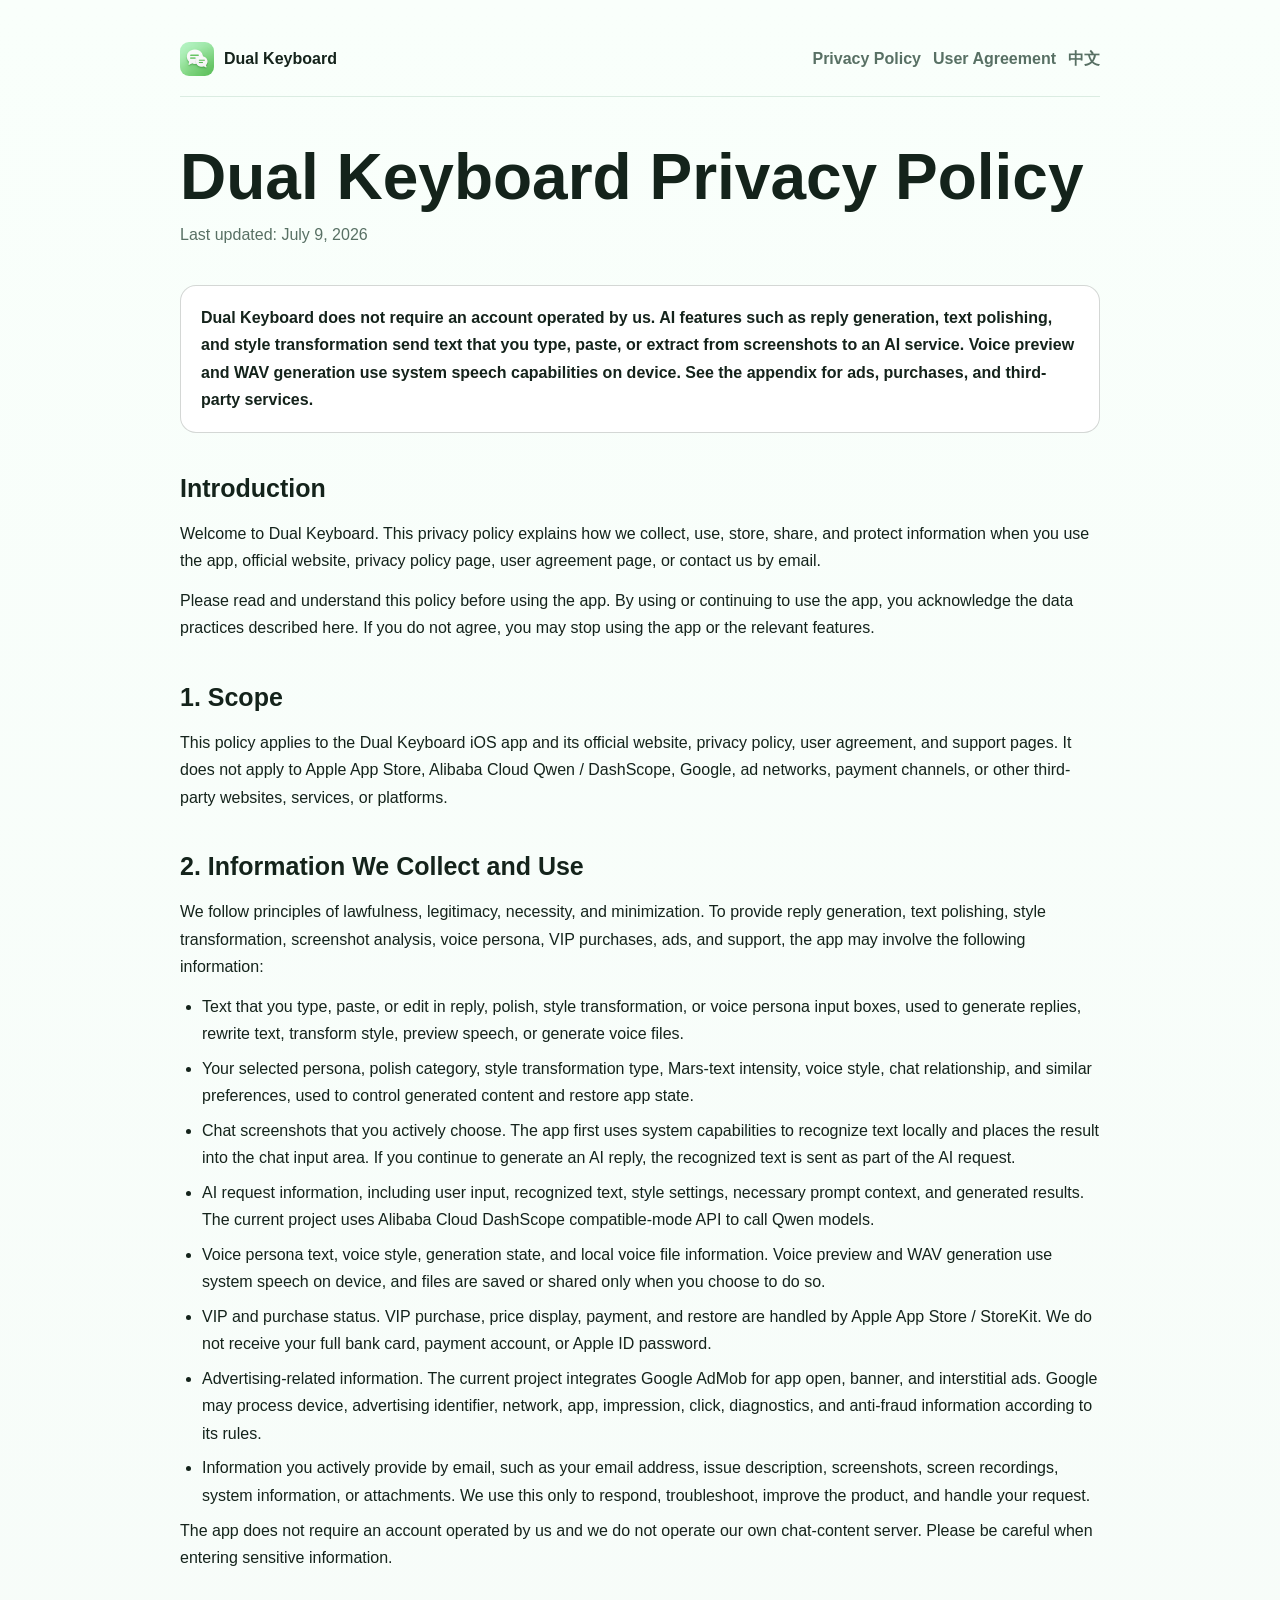
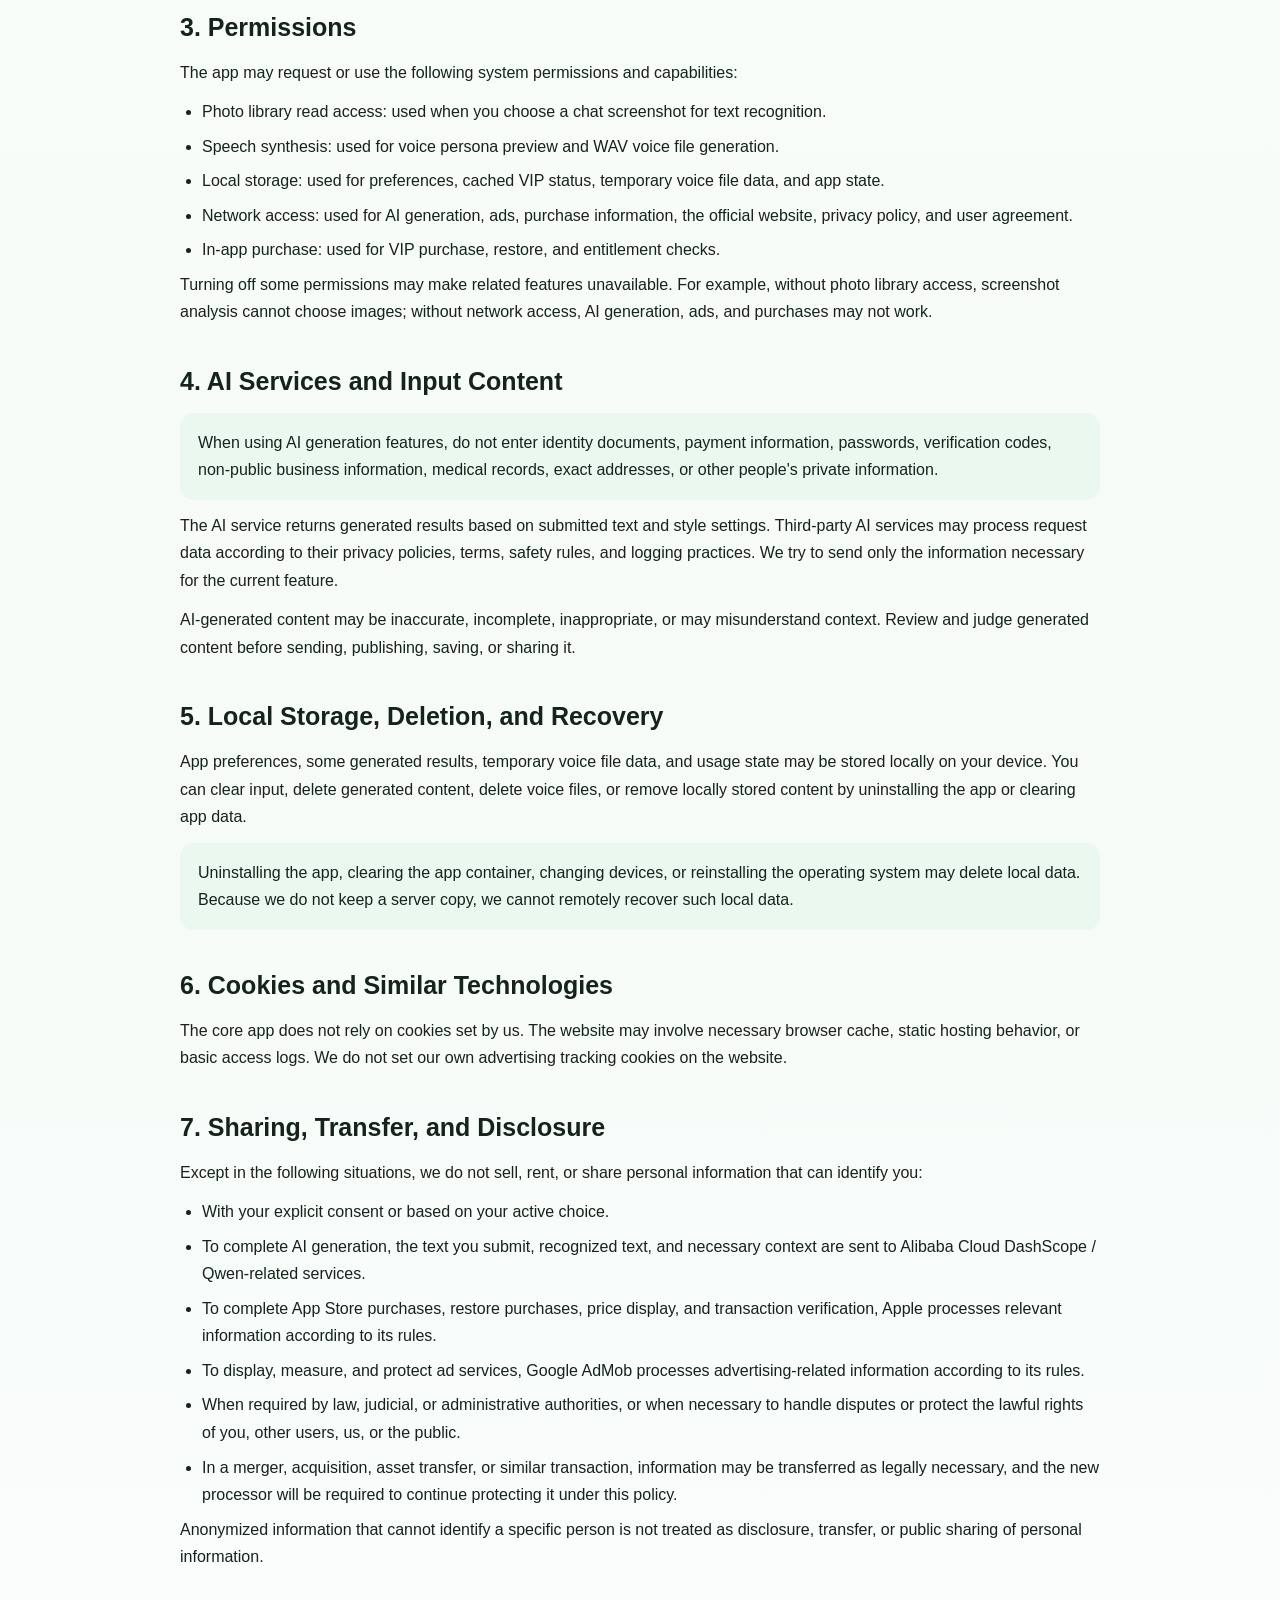
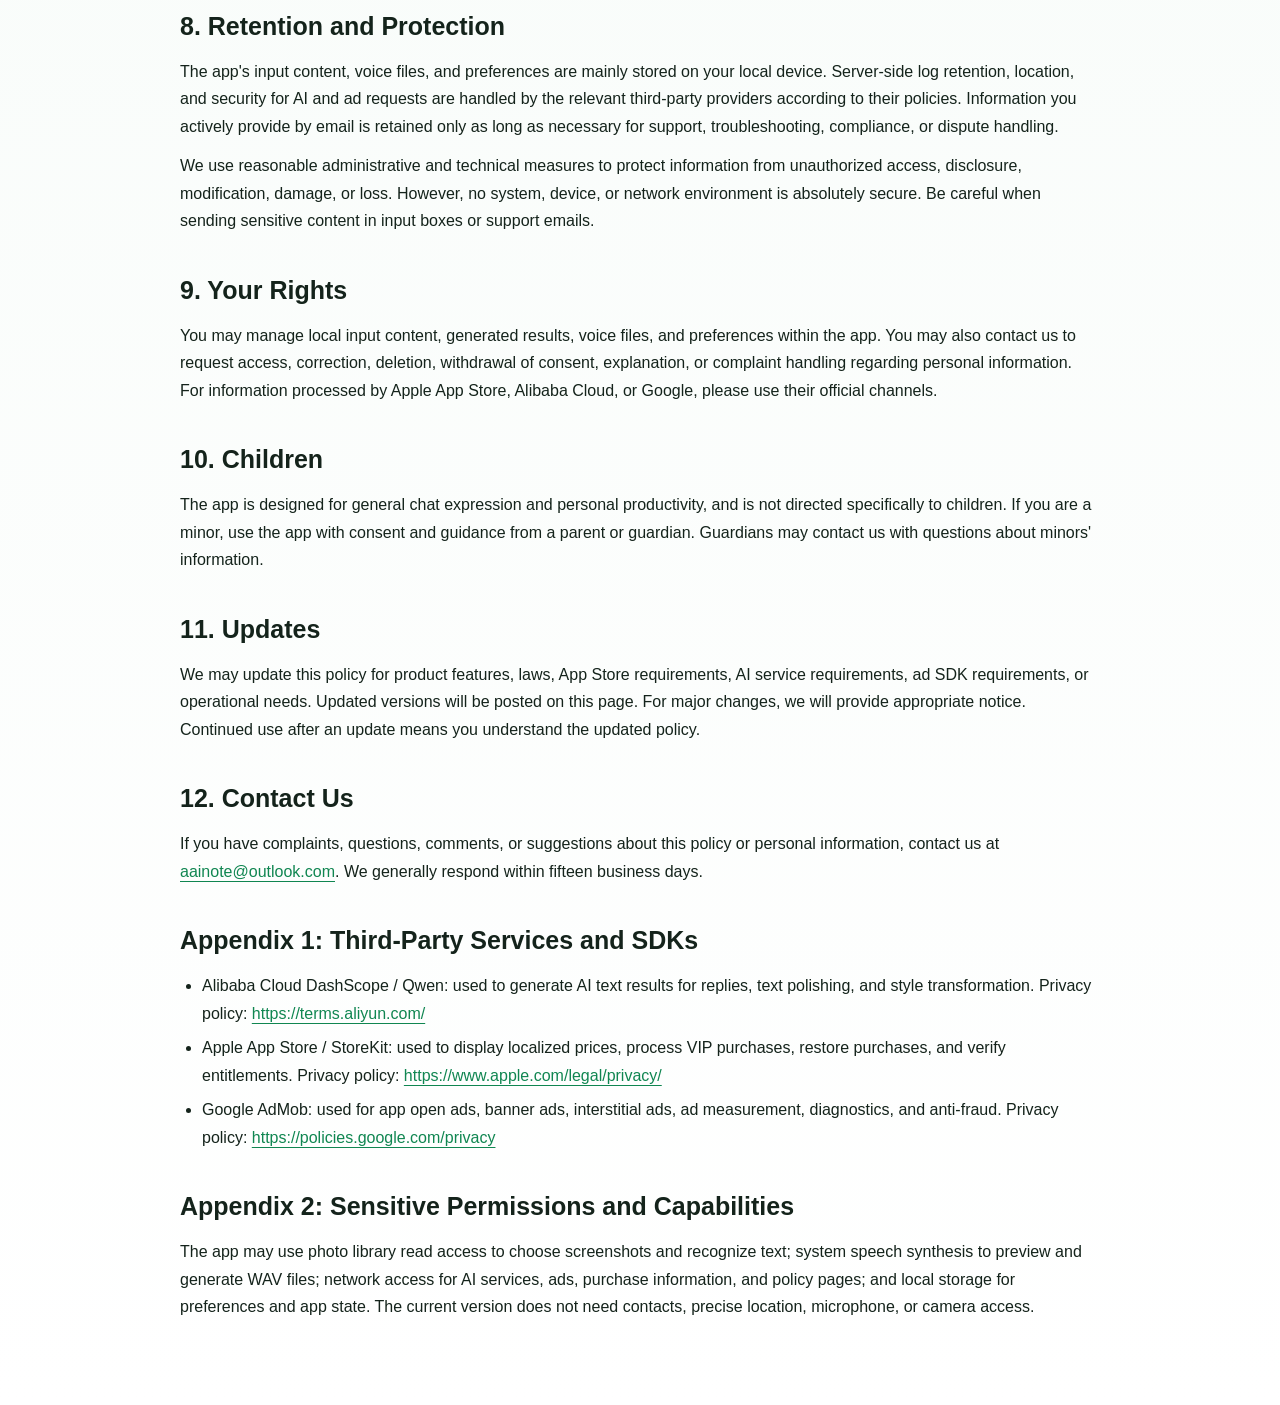
<file: dualkeyboardWeb/static/PrivacyPolicy/en.html>
<!doctype html>
<html lang="en">
<head>
  <meta charset="utf-8">
  <meta name="viewport" content="width=device-width, initial-scale=1">
  <title>Dual Keyboard Privacy Policy</title>
  <link rel="stylesheet" href="../css/legal.css">
</head>
<body>
  <main>
    <nav>
      <a class="brand" href="../index.html"><img src="../images/app-icon.png" alt="">Dual Keyboard</a>
      <div class="links">
        <a href="../PrivacyPolicy/index.html">Privacy Policy</a>
        <a href="../UserAgreement/index.html">User Agreement</a>
        <a href="zh.html">中文</a>
      </div>
    </nav>

    <h1>Dual Keyboard Privacy Policy</h1>
    <p class="meta">Last updated: July 9, 2026</p>
    <p class="note">Dual Keyboard does not require an account operated by us. AI features such as reply generation, text polishing, and style transformation send text that you type, paste, or extract from screenshots to an AI service. Voice preview and WAV generation use system speech capabilities on device. See the appendix for ads, purchases, and third-party services.</p>

    <h2>Introduction</h2>
    <p>Welcome to Dual Keyboard. This privacy policy explains how we collect, use, store, share, and protect information when you use the app, official website, privacy policy page, user agreement page, or contact us by email.</p>
    <p>Please read and understand this policy before using the app. By using or continuing to use the app, you acknowledge the data practices described here. If you do not agree, you may stop using the app or the relevant features.</p>

    <h2>1. Scope</h2>
    <p>This policy applies to the Dual Keyboard iOS app and its official website, privacy policy, user agreement, and support pages. It does not apply to Apple App Store, Alibaba Cloud Qwen / DashScope, Google, ad networks, payment channels, or other third-party websites, services, or platforms.</p>

    <h2>2. Information We Collect and Use</h2>
    <p>We follow principles of lawfulness, legitimacy, necessity, and minimization. To provide reply generation, text polishing, style transformation, screenshot analysis, voice persona, VIP purchases, ads, and support, the app may involve the following information:</p>
    <ul>
      <li>Text that you type, paste, or edit in reply, polish, style transformation, or voice persona input boxes, used to generate replies, rewrite text, transform style, preview speech, or generate voice files.</li>
      <li>Your selected persona, polish category, style transformation type, Mars-text intensity, voice style, chat relationship, and similar preferences, used to control generated content and restore app state.</li>
      <li>Chat screenshots that you actively choose. The app first uses system capabilities to recognize text locally and places the result into the chat input area. If you continue to generate an AI reply, the recognized text is sent as part of the AI request.</li>
      <li>AI request information, including user input, recognized text, style settings, necessary prompt context, and generated results. The current project uses Alibaba Cloud DashScope compatible-mode API to call Qwen models.</li>
      <li>Voice persona text, voice style, generation state, and local voice file information. Voice preview and WAV generation use system speech on device, and files are saved or shared only when you choose to do so.</li>
      <li>VIP and purchase status. VIP purchase, price display, payment, and restore are handled by Apple App Store / StoreKit. We do not receive your full bank card, payment account, or Apple ID password.</li>
      <li>Advertising-related information. The current project integrates Google AdMob for app open, banner, and interstitial ads. Google may process device, advertising identifier, network, app, impression, click, diagnostics, and anti-fraud information according to its rules.</li>
      <li>Information you actively provide by email, such as your email address, issue description, screenshots, screen recordings, system information, or attachments. We use this only to respond, troubleshoot, improve the product, and handle your request.</li>
    </ul>
    <p>The app does not require an account operated by us and we do not operate our own chat-content server. Please be careful when entering sensitive information.</p>

    <h2>3. Permissions</h2>
    <p>The app may request or use the following system permissions and capabilities:</p>
    <ul>
      <li>Photo library read access: used when you choose a chat screenshot for text recognition.</li>
      <li>Speech synthesis: used for voice persona preview and WAV voice file generation.</li>
      <li>Local storage: used for preferences, cached VIP status, temporary voice file data, and app state.</li>
      <li>Network access: used for AI generation, ads, purchase information, the official website, privacy policy, and user agreement.</li>
      <li>In-app purchase: used for VIP purchase, restore, and entitlement checks.</li>
    </ul>
    <p>Turning off some permissions may make related features unavailable. For example, without photo library access, screenshot analysis cannot choose images; without network access, AI generation, ads, and purchases may not work.</p>

    <h2>4. AI Services and Input Content</h2>
    <p class="subnote">When using AI generation features, do not enter identity documents, payment information, passwords, verification codes, non-public business information, medical records, exact addresses, or other people's private information.</p>
    <p>The AI service returns generated results based on submitted text and style settings. Third-party AI services may process request data according to their privacy policies, terms, safety rules, and logging practices. We try to send only the information necessary for the current feature.</p>
    <p>AI-generated content may be inaccurate, incomplete, inappropriate, or may misunderstand context. Review and judge generated content before sending, publishing, saving, or sharing it.</p>

    <h2>5. Local Storage, Deletion, and Recovery</h2>
    <p>App preferences, some generated results, temporary voice file data, and usage state may be stored locally on your device. You can clear input, delete generated content, delete voice files, or remove locally stored content by uninstalling the app or clearing app data.</p>
    <p class="subnote">Uninstalling the app, clearing the app container, changing devices, or reinstalling the operating system may delete local data. Because we do not keep a server copy, we cannot remotely recover such local data.</p>

    <h2>6. Cookies and Similar Technologies</h2>
    <p>The core app does not rely on cookies set by us. The website may involve necessary browser cache, static hosting behavior, or basic access logs. We do not set our own advertising tracking cookies on the website.</p>

    <h2>7. Sharing, Transfer, and Disclosure</h2>
    <p>Except in the following situations, we do not sell, rent, or share personal information that can identify you:</p>
    <ul>
      <li>With your explicit consent or based on your active choice.</li>
      <li>To complete AI generation, the text you submit, recognized text, and necessary context are sent to Alibaba Cloud DashScope / Qwen-related services.</li>
      <li>To complete App Store purchases, restore purchases, price display, and transaction verification, Apple processes relevant information according to its rules.</li>
      <li>To display, measure, and protect ad services, Google AdMob processes advertising-related information according to its rules.</li>
      <li>When required by law, judicial, or administrative authorities, or when necessary to handle disputes or protect the lawful rights of you, other users, us, or the public.</li>
      <li>In a merger, acquisition, asset transfer, or similar transaction, information may be transferred as legally necessary, and the new processor will be required to continue protecting it under this policy.</li>
    </ul>
    <p>Anonymized information that cannot identify a specific person is not treated as disclosure, transfer, or public sharing of personal information.</p>

    <h2>8. Retention and Protection</h2>
    <p>The app's input content, voice files, and preferences are mainly stored on your local device. Server-side log retention, location, and security for AI and ad requests are handled by the relevant third-party providers according to their policies. Information you actively provide by email is retained only as long as necessary for support, troubleshooting, compliance, or dispute handling.</p>
    <p>We use reasonable administrative and technical measures to protect information from unauthorized access, disclosure, modification, damage, or loss. However, no system, device, or network environment is absolutely secure. Be careful when sending sensitive content in input boxes or support emails.</p>

    <h2>9. Your Rights</h2>
    <p>You may manage local input content, generated results, voice files, and preferences within the app. You may also contact us to request access, correction, deletion, withdrawal of consent, explanation, or complaint handling regarding personal information. For information processed by Apple App Store, Alibaba Cloud, or Google, please use their official channels.</p>

    <h2>10. Children</h2>
    <p>The app is designed for general chat expression and personal productivity, and is not directed specifically to children. If you are a minor, use the app with consent and guidance from a parent or guardian. Guardians may contact us with questions about minors' information.</p>

    <h2>11. Updates</h2>
    <p>We may update this policy for product features, laws, App Store requirements, AI service requirements, ad SDK requirements, or operational needs. Updated versions will be posted on this page. For major changes, we will provide appropriate notice. Continued use after an update means you understand the updated policy.</p>

    <h2>12. Contact Us</h2>
    <p>If you have complaints, questions, comments, or suggestions about this policy or personal information, contact us at <a href="mailto:aainote@outlook.com">aainote@outlook.com</a>. We generally respond within fifteen business days.</p>

    <h2>Appendix 1: Third-Party Services and SDKs</h2>
    <ul>
      <li>Alibaba Cloud DashScope / Qwen: used to generate AI text results for replies, text polishing, and style transformation. Privacy policy: <a href="https://terms.aliyun.com/legal-agreement/terms/suit_bu1_ali_cloud/suit_bu1_ali_cloud202107091905_53971.html">https://terms.aliyun.com/</a></li>
      <li>Apple App Store / StoreKit: used to display localized prices, process VIP purchases, restore purchases, and verify entitlements. Privacy policy: <a href="https://www.apple.com/legal/privacy/">https://www.apple.com/legal/privacy/</a></li>
      <li>Google AdMob: used for app open ads, banner ads, interstitial ads, ad measurement, diagnostics, and anti-fraud. Privacy policy: <a href="https://policies.google.com/privacy">https://policies.google.com/privacy</a></li>
    </ul>

    <h2>Appendix 2: Sensitive Permissions and Capabilities</h2>
    <p>The app may use photo library read access to choose screenshots and recognize text; system speech synthesis to preview and generate WAV files; network access for AI services, ads, purchase information, and policy pages; and local storage for preferences and app state. The current version does not need contacts, precise location, microphone, or camera access.</p>
  </main>
</body>
</html>
</file>
<file: EasyNotesSupport/css/style.css>
:root {
  --green: #16c76a;
  --green-dark: #0d8f4b;
  --green-soft: #e9fbf1;
  --ink: #17191c;
  --muted: #6f767e;
  --line: #e8ecef;
  --panel: #ffffff;
  --bg: #f7faf8;
  --shadow: 0 24px 70px rgba(20, 55, 36, .12);
}

* {
  box-sizing: border-box;
}

html {
  scroll-behavior: smooth;
}

body {
  margin: 0;
  color: var(--ink);
  background:
    radial-gradient(circle at 8% 4%, rgba(22, 199, 106, .15), transparent 28%),
    radial-gradient(circle at 90% 12%, rgba(13, 143, 75, .12), transparent 25%),
    var(--bg);
  font-family: -apple-system, BlinkMacSystemFont, "Segoe UI", "PingFang SC", "Hiragino Sans GB", "Microsoft YaHei", Arial, sans-serif;
}

a {
  color: inherit;
  text-decoration: none;
}

.site-header {
  position: sticky;
  top: 0;
  z-index: 10;
  padding: 16px 24px 0;
}

.nav {
  max-width: 1120px;
  height: 72px;
  margin: 0 auto;
  padding: 0 18px;
  display: flex;
  align-items: center;
  justify-content: space-between;
  border: 1px solid rgba(255, 255, 255, .75);
  border-radius: 24px;
  background: rgba(255, 255, 255, .86);
  box-shadow: 0 10px 30px rgba(20, 55, 36, .08);
  backdrop-filter: blur(18px);
}

.brand {
  display: inline-flex;
  align-items: center;
  gap: 12px;
  font-weight: 800;
  font-size: 20px;
}

.brand-mark {
  width: 42px;
  height: 42px;
  display: grid;
  place-items: center;
  border-radius: 14px;
  background: linear-gradient(145deg, #17d873, #0ca956);
  box-shadow: 0 10px 20px rgba(22, 199, 106, .24);
}

.brand-mark svg {
  width: 28px;
  height: 28px;
  fill: none;
  stroke: #fff;
  stroke-width: 3;
  stroke-linecap: round;
  stroke-linejoin: round;
}

.nav-actions {
  display: flex;
  align-items: center;
  gap: 22px;
  font-size: 15px;
  color: var(--muted);
}

.nav-actions a:hover {
  color: var(--green-dark);
}

.lang-button {
  min-width: 58px;
  height: 38px;
  border: 0;
  border-radius: 999px;
  color: #fff;
  font-weight: 800;
  background: var(--ink);
  cursor: pointer;
}

.hero {
  max-width: 1120px;
  margin: 0 auto;
  min-height: calc(100vh - 88px);
  padding: 78px 24px 70px;
  display: grid;
  grid-template-columns: minmax(0, 1fr) 430px;
  align-items: center;
  gap: 64px;
}

.eyebrow,
.section-title p,
.support-copy p:first-child {
  margin: 0 0 16px;
  color: var(--green-dark);
  font-weight: 800;
  letter-spacing: .08em;
  text-transform: uppercase;
}

h1,
h2,
h3,
p {
  margin-top: 0;
}

h1 {
  margin-bottom: 22px;
  max-width: 690px;
  font-size: clamp(48px, 6vw, 76px);
  line-height: 1.05;
  letter-spacing: 0;
}

.hero-desc {
  max-width: 620px;
  margin-bottom: 34px;
  color: var(--muted);
  font-size: 20px;
  line-height: 1.8;
}

.hero-actions {
  display: flex;
  flex-wrap: wrap;
  gap: 14px;
}

.primary-button,
.secondary-button {
  height: 52px;
  padding: 0 24px;
  display: inline-flex;
  align-items: center;
  justify-content: center;
  border-radius: 16px;
  font-weight: 800;
}

.primary-button {
  color: #fff;
  background: linear-gradient(145deg, #18d873, #0da553);
  box-shadow: 0 18px 34px rgba(22, 199, 106, .28);
}

.secondary-button {
  border: 1px solid var(--line);
  background: #fff;
}

.phone-card {
  display: flex;
  justify-content: center;
}

.phone {
  width: 330px;
  height: 650px;
  padding: 16px;
  border: 8px solid #141414;
  border-radius: 48px;
  background: #050505;
  box-shadow: var(--shadow);
  position: relative;
}

.phone-speaker {
  position: absolute;
  top: 18px;
  left: 50%;
  width: 92px;
  height: 24px;
  transform: translateX(-50%);
  border-radius: 999px;
  background: #050505;
  z-index: 2;
}

.phone-screen {
  height: 100%;
  padding: 52px 18px 18px;
  border-radius: 34px;
  background: linear-gradient(#fff, #f7fbf8);
  overflow: hidden;
}

.app-top {
  display: flex;
  align-items: center;
  justify-content: space-between;
  margin-bottom: 18px;
  font-size: 20px;
  font-weight: 800;
}

.app-top strong {
  color: var(--green-dark);
}

.stat-row {
  display: grid;
  grid-template-columns: repeat(3, 1fr);
  gap: 8px;
  margin-bottom: 16px;
}

.stat-row div {
  padding: 12px 6px;
  border-radius: 16px;
  background: var(--green-soft);
  text-align: center;
}

.stat-row strong,
.stat-row span {
  display: block;
}

.stat-row strong {
  font-size: 22px;
}

.stat-row span {
  margin-top: 4px;
  color: var(--muted);
  font-size: 11px;
}

.plan-card,
.check-list {
  padding: 16px;
  border-radius: 20px;
  background: #fff;
  box-shadow: 0 14px 34px rgba(20, 55, 36, .08);
}

.plan-card strong,
.plan-card span {
  display: block;
}

.plan-card span {
  margin-top: 5px;
  color: var(--muted);
  font-size: 13px;
}

.progress-blocks {
  display: grid;
  grid-template-columns: repeat(7, 1fr);
  gap: 4px;
  margin: 16px 0 10px;
}

.progress-blocks i {
  height: 10px;
  border-radius: 999px;
  background: var(--green);
}

.progress-blocks .empty {
  background: #dfe5e1;
}

.plan-card p {
  margin-bottom: 0;
  color: var(--green-dark);
  font-size: 13px;
  font-weight: 800;
}

.check-list {
  margin-top: 14px;
}

.check-list p {
  display: flex;
  align-items: center;
  gap: 10px;
  margin: 0;
  padding: 11px 0;
  border-bottom: 1px solid var(--line);
}

.check-list p:last-child {
  border-bottom: 0;
}

.check-list span {
  width: 20px;
  height: 20px;
  border-radius: 50%;
  background: var(--green);
}

.check-list span.off {
  background: #dfe5e1;
}

.check-list b {
  font-size: 14px;
}

.section {
  max-width: 1120px;
  margin: 0 auto;
  padding: 70px 24px;
}

.section-title {
  max-width: 680px;
  margin-bottom: 30px;
}

h2 {
  margin-bottom: 0;
  font-size: clamp(34px, 4vw, 52px);
  line-height: 1.15;
}

.feature-grid {
  display: grid;
  grid-template-columns: repeat(4, 1fr);
  gap: 16px;
}

.feature-grid article {
  min-height: 248px;
  padding: 24px;
  border: 1px solid rgba(255, 255, 255, .88);
  border-radius: 26px;
  background: rgba(255, 255, 255, .82);
  box-shadow: 0 14px 44px rgba(20, 55, 36, .07);
}

.feature-icon {
  width: 44px;
  height: 44px;
  display: grid;
  place-items: center;
  border-radius: 14px;
  color: #fff;
  background: var(--green);
  font-weight: 900;
}

h3 {
  margin: 24px 0 10px;
  font-size: 22px;
}

.feature-grid p {
  margin-bottom: 0;
  color: var(--muted);
  line-height: 1.7;
}

.support-section {
  display: grid;
  grid-template-columns: minmax(0, .9fr) minmax(320px, .7fr);
  gap: 34px;
  align-items: center;
}

.support-copy h2 {
  margin-bottom: 18px;
}

.support-copy p:last-child {
  color: var(--muted);
  font-size: 18px;
  line-height: 1.8;
}

.support-card {
  padding: 12px;
  border-radius: 28px;
  background: #fff;
  box-shadow: var(--shadow);
}

.support-row {
  display: flex;
  align-items: center;
  justify-content: space-between;
  gap: 18px;
  min-height: 72px;
  padding: 0 18px;
  border-radius: 18px;
}

.support-row:hover {
  background: var(--green-soft);
}

.support-row span {
  color: var(--muted);
}

.support-row strong {
  color: var(--green-dark);
  text-align: right;
}

.faq-list {
  display: grid;
  gap: 12px;
}

.faq-item {
  width: 100%;
  padding: 0;
  border: 0;
  border-radius: 22px;
  background: #fff;
  box-shadow: 0 10px 34px rgba(20, 55, 36, .06);
  text-align: left;
  cursor: pointer;
}

.faq-item span {
  min-height: 72px;
  padding: 0 24px;
  display: flex;
  align-items: center;
  justify-content: space-between;
  color: var(--ink);
  font-size: 18px;
  font-weight: 850;
}

.faq-item span::after {
  content: "+";
  color: var(--green-dark);
  font-size: 28px;
  line-height: 1;
}

.faq-item.is-open span::after {
  content: "-";
}

.faq-item p {
  display: none;
  margin: 0;
  padding: 0 24px 24px;
  color: var(--muted);
  font-size: 16px;
  line-height: 1.75;
}

.faq-item.is-open p {
  display: block;
}

.footer {
  max-width: 1120px;
  margin: 0 auto;
  padding: 36px 24px 54px;
  display: flex;
  justify-content: space-between;
  gap: 18px;
  color: var(--muted);
  border-top: 1px solid var(--line);
}

@media (max-width: 900px) {
  .nav {
    height: auto;
    padding: 14px;
    align-items: flex-start;
    gap: 12px;
  }

  .nav-actions {
    gap: 12px;
    flex-wrap: wrap;
    justify-content: flex-end;
  }

  .hero,
  .support-section {
    grid-template-columns: 1fr;
  }

  .hero {
    padding-top: 54px;
    gap: 38px;
  }

  .feature-grid {
    grid-template-columns: repeat(2, 1fr);
  }
}

@media (max-width: 620px) {
  .site-header {
    padding: 10px 10px 0;
  }

  .brand-text {
    display: none;
  }

  .nav-actions {
    font-size: 13px;
  }

  .hero,
  .section {
    padding-left: 18px;
    padding-right: 18px;
  }

  .hero-actions {
    flex-direction: column;
  }

  .primary-button,
  .secondary-button {
    width: 100%;
  }

  .phone {
    width: min(330px, 100%);
  }

  .feature-grid {
    grid-template-columns: 1fr;
  }

  .support-row {
    align-items: flex-start;
    flex-direction: column;
    justify-content: center;
    padding: 16px 18px;
  }

  .support-row strong {
    text-align: left;
  }

  .footer {
    flex-direction: column;
  }
}
</file>
<file: noteAI/css/app.css>
/* Write your styles */
html,body{background: #ffffff;}
/* 登陆logo */
.myapp-login { background: #ffffff; background-size: 100%; height: 100%;}
.myapp-login-logo-block { width: 100%;}
.myapp-login-logo {width: 100%; text-align: center; padding-top: 30px;}
.myapp-login-logo i { color: #000000; font-size: 120px;display: inline-block;}
.myapp-login-logo-text {font-family: "Lucida Grande",Helvetica,Arial,"Microsoft YaHei",FreeSans,Arimo,"Droid Sans","wenquanyi micro hei","Hiragino Sans GB","Hiragino Sans GB W3",FontAwesome,sans-serif;  color:#fff; font-weight: bold;font-size: 40px; margin-top: -40px; text-align: center; width: 100%;}
.myapp-login-logo-text span {color: #000000;}
.myapp-login-logo-text .info { padding-bottom: 30px; border-bottom: 1px solid #4d4d4d;font-family: FreeSans,Arimo,"Droid Sans","wenquanyi micro hei","Hiragino Sans GB","Hiragino Sans GB W3",FontAwesome,sans-serif; width: 100%; font-weight: normal; font-size: 14px; color: #fff;}
.login-font {font-size: 12px; font-family:"wenquanyi micro hei","Hiragino Sans GB","Hiragino Sans GB W3",FontAwesome,sans-serif; width: 100%; color: #5e5e5e; text-align: center; padding: 20px 0;}
.login-font i {color: #eb602e; font-style: normal;}
.login-font span { color: #fff;}
.login-am-center { margin: 0 auto; float:none;}
.login-am-center .am-form input { background: #d9dcde; border: none;  font-size: 12px; line-height: 30px; text-indent: 10px;}
.login-am-center .am-btn-default { width: 100%; background: #000000; border: none; color: #fff; font-size: 14px; line-height: 30px;}
</file>
<file: dualkeyboardWeb/static/css/app.css>
:root {
  color-scheme: light;
  --bg: #f6fbf8;
  --surface: #ffffff;
  --surface-soft: #eef8f2;
  --ink: #14231b;
  --muted: #587064;
  --subtle: #819288;
  --line: #dbece2;
  --green: #19ad67;
  --green-dark: #108651;
  --green-soft: #eaf8f0;
  --blue: #3778d5;
  --blue-soft: #edf5ff;
  --rose: #f06c8e;
  --rose-soft: #fff0f4;
  --gold: #d9942f;
  --shadow: 0 24px 70px rgb(20 35 27 / 0.12);
  --radius: 18px;
  --max: 1160px;
}

* { box-sizing: border-box; }

html {
  scroll-behavior: smooth;
  background: var(--bg);
  color: var(--ink);
  font-family: -apple-system, BlinkMacSystemFont, "SF Pro Text", "Segoe UI", "PingFang SC", "PingFang TC", "Microsoft YaHei", Arial, sans-serif;
  line-height: 1.55;
  overflow-x: hidden;
}

body {
  margin: 0;
  min-width: 320px;
  overflow-x: hidden;
  background: linear-gradient(180deg, #f9fffb 0%, var(--bg) 48%, #ffffff 100%);
}

a {
  color: inherit;
  text-underline-offset: 4px;
}

p,
h1,
h2,
h3,
strong,
summary,
li {
  overflow-wrap: break-word;
}

.cn,
.en { display: none; }

html[data-lang="zh"] .cn { display: inline; }
html[data-lang="zh"] .cn.block { display: block; }
html[data-lang="en"] .en { display: inline; }
html[data-lang="en"] .en.block { display: block; }

.shell {
  width: min(var(--max), calc(100% - 40px));
  margin: 0 auto;
}

.topbar {
  position: sticky;
  top: 0;
  z-index: 20;
  background: rgb(249 255 251 / 0.9);
  backdrop-filter: blur(18px);
  border-bottom: 1px solid rgb(219 236 226 / 0.86);
}

.topbar-inner {
  min-height: 72px;
  display: flex;
  align-items: center;
  justify-content: space-between;
  gap: 18px;
}

.brand {
  display: inline-flex;
  align-items: center;
  gap: 12px;
  text-decoration: none;
  font-weight: 850;
  letter-spacing: 0;
}

.brand-icon {
  width: 38px;
  height: 38px;
  border-radius: 10px;
  box-shadow: 0 10px 26px rgb(25 173 103 / 0.22);
}

.nav {
  display: flex;
  align-items: center;
  gap: 18px;
  color: var(--muted);
  font-size: 15px;
}

.nav a {
  text-decoration: none;
  font-weight: 720;
}

.nav a:hover { color: var(--ink); }

.lang-switch {
  border: 1px solid rgb(20 35 27 / 0.16);
  background: var(--surface);
  color: var(--ink);
  border-radius: 999px;
  padding: 7px 13px;
  min-height: 38px;
  font: inherit;
  font-weight: 800;
  cursor: pointer;
  box-shadow: 0 8px 22px rgb(20 35 27 / 0.08);
}

.lang-switch:focus-visible,
.btn:focus-visible,
.nav a:focus-visible,
.footer a:focus-visible {
  outline: 3px solid rgb(25 173 103 / 0.28);
  outline-offset: 3px;
}

.hero-wrap {
  border-bottom: 1px solid rgb(219 236 226 / 0.72);
  background:
    linear-gradient(135deg, rgb(234 248 240 / 0.96), rgb(246 251 248 / 0.88) 46%, rgb(237 245 255 / 0.9)),
    #f6fbf8;
}

.hero {
  min-height: min(720px, calc(100vh - 72px));
  display: grid;
  align-items: center;
  padding: clamp(48px, 8vw, 88px) 0 clamp(42px, 6vw, 72px);
  position: relative;
}

.hero-content {
  width: min(760px, 100%);
  position: relative;
  z-index: 2;
}

.eyebrow {
  margin: 0 0 16px;
  color: var(--green-dark);
  font-weight: 850;
}

h1 {
  margin: 0;
  max-width: 820px;
  font-size: clamp(52px, 8.6vw, 98px);
  line-height: 0.98;
  letter-spacing: 0;
}

.lead {
  margin: 24px 0 0;
  max-width: 720px;
  color: var(--muted);
  font-size: clamp(18px, 2vw, 23px);
}

.cta-row {
  display: flex;
  flex-wrap: wrap;
  gap: 12px;
  margin-top: 32px;
}

.btn {
  display: inline-flex;
  align-items: center;
  justify-content: center;
  min-height: 50px;
  padding: 0 22px;
  border: 1.5px solid var(--green-dark);
  border-radius: 999px;
  text-decoration: none;
  font-weight: 850;
  background: var(--green);
  color: #ffffff;
  box-shadow: 0 12px 26px rgb(25 173 103 / 0.2);
}

.btn.secondary {
  background: var(--surface);
  color: var(--ink);
  border-color: var(--line);
  box-shadow: 0 12px 26px rgb(20 35 27 / 0.08);
}

.hero-stage {
  position: absolute;
  inset: 48px 0 32px auto;
  width: min(46vw, 560px);
  min-width: 360px;
  pointer-events: none;
}

.app-icon-large {
  position: absolute;
  right: 42px;
  top: 20px;
  width: 150px;
  height: 150px;
  border-radius: 34px;
  box-shadow: var(--shadow);
}

.phone {
  position: absolute;
  right: 68px;
  bottom: 0;
  width: min(360px, 84%);
  min-height: 560px;
  border: 10px solid #173024;
  border-radius: 42px;
  background: linear-gradient(180deg, #fbfffd, #eef8f2);
  box-shadow: var(--shadow);
  padding: 20px;
  overflow: hidden;
}

.phone::before {
  content: "";
  position: absolute;
  top: 12px;
  left: 50%;
  width: 84px;
  height: 23px;
  transform: translateX(-50%);
  border-radius: 999px;
  background: #173024;
  z-index: 2;
}

.phone-status {
  display: flex;
  justify-content: space-between;
  margin: 18px 6px 22px;
  font-size: 13px;
  font-weight: 820;
}

.persona-strip {
  display: flex;
  gap: 8px;
  margin-bottom: 18px;
  overflow: hidden;
}

.persona-strip span {
  flex: 0 0 auto;
  padding: 7px 10px;
  border-radius: 999px;
  background: #ffffff;
  border: 1px solid var(--line);
  color: var(--green-dark);
  font-size: 12px;
  font-weight: 820;
}

.chat-card {
  display: grid;
  gap: 12px;
}

.bubble {
  padding: 13px 15px;
  border-radius: 20px;
  font-weight: 760;
  box-shadow: 0 10px 22px rgb(20 35 27 / 0.07);
}

.bubble.in {
  width: 82%;
  background: #ffffff;
  border: 1px solid var(--line);
}

.bubble.out {
  width: 88%;
  justify-self: end;
  color: #ffffff;
  background: linear-gradient(135deg, var(--green), #43c978);
}

.action-panel {
  margin-top: 20px;
  padding: 18px;
  border-radius: 24px;
  background: rgb(255 255 255 / 0.86);
  border: 1px solid var(--line);
}

.action-panel strong,
.action-panel span {
  display: block;
}

.action-panel strong {
  font-size: 18px;
}

.action-panel span {
  margin-top: 7px;
  color: var(--muted);
  font-size: 13px;
  font-weight: 720;
}

.mini-tabs {
  position: absolute;
  left: 20px;
  right: 20px;
  bottom: 18px;
  display: grid;
  grid-template-columns: repeat(4, minmax(0, 1fr));
  gap: 6px;
}

.mini-tabs span {
  min-height: 46px;
  display: grid;
  place-items: center;
  border-radius: 14px;
  background: #f3f3f5;
  color: var(--muted);
  font-size: 12px;
  font-weight: 820;
}

.section {
  padding: 76px 0;
  border-top: 1px solid rgb(219 236 226 / 0.82);
}

.section-head {
  display: grid;
  grid-template-columns: minmax(0, 460px) minmax(0, 1fr);
  gap: 34px;
  align-items: end;
  margin-bottom: 30px;
}

h2 {
  margin: 0;
  font-size: clamp(34px, 4.6vw, 58px);
  line-height: 1.02;
  letter-spacing: 0;
}

.section-head p {
  margin: 0;
  color: var(--muted);
  font-size: 18px;
}

.feature-grid {
  display: grid;
  grid-template-columns: repeat(4, minmax(0, 1fr));
  gap: 14px;
}

.feature-card {
  min-height: 246px;
  padding: 24px;
  border: 1px solid var(--line);
  border-radius: var(--radius);
  background: rgb(255 255 255 / 0.94);
  box-shadow: 0 12px 28px rgb(20 35 27 / 0.06);
}

.feature-card.wide {
  grid-column: span 2;
  background: linear-gradient(145deg, #ffffff, var(--green-soft));
}

.feature-icon {
  width: 54px;
  height: 54px;
  display: grid;
  place-items: center;
  margin-bottom: 20px;
  border-radius: 16px;
  color: #ffffff;
  background: linear-gradient(135deg, var(--green), #65d98b);
  font-weight: 900;
}

.feature-card:nth-child(3n) .feature-icon { background: linear-gradient(135deg, var(--blue), #67a7ef); }
.feature-card:nth-child(4n) .feature-icon { background: linear-gradient(135deg, var(--rose), #f5a0b8); }

.feature-card strong {
  display: block;
  font-size: 22px;
  margin-bottom: 10px;
}

.feature-card p {
  margin: 0;
  color: var(--muted);
}

.persona-section {
  background: linear-gradient(180deg, transparent, rgb(255 255 255 / 0.68));
}

.persona-grid {
  display: grid;
  grid-template-columns: repeat(5, minmax(0, 1fr));
  gap: 12px;
}

.persona-card {
  padding: 22px;
  border: 1px solid var(--line);
  border-radius: 18px;
  background: var(--surface);
  box-shadow: 0 12px 28px rgb(20 35 27 / 0.055);
}

.persona-card .persona-badge {
  display: inline-flex;
  align-items: center;
  justify-content: center;
  width: 38px;
  height: 38px;
  border-radius: 13px;
  color: var(--green-dark);
  background: var(--green-soft);
  font-weight: 900;
  margin-bottom: 14px;
}

.persona-card strong {
  display: block;
  font-size: 20px;
  margin-bottom: 8px;
}

.persona-card p {
  margin: 0;
  color: var(--muted);
  font-size: 15px;
}

.privacy-band {
  display: grid;
  grid-template-columns: minmax(0, 1.08fr) minmax(280px, 0.92fr);
  gap: 28px;
  padding: clamp(28px, 4vw, 42px);
  border: 1.5px solid rgb(20 35 27 / 0.16);
  border-radius: 28px;
  background:
    linear-gradient(135deg, rgb(234 248 240 / 0.96), rgb(237 245 255 / 0.9)),
    var(--surface-soft);
  box-shadow: 0 20px 52px rgb(20 35 27 / 0.08);
}

.privacy-band p:not(.eyebrow) {
  margin: 18px 0 0;
  color: var(--muted);
  font-size: 18px;
}

.checklist {
  margin: 0;
  padding: 0;
  list-style: none;
  display: grid;
  gap: 12px;
}

.checklist li {
  padding: 15px 17px;
  border: 1px solid rgb(219 236 226 / 0.96);
  border-radius: 16px;
  background: rgb(255 255 255 / 0.88);
  font-weight: 820;
}

.plans {
  display: grid;
  grid-template-columns: repeat(2, minmax(0, 1fr));
  gap: 14px;
}

.plan {
  padding: 28px;
  border: 1px solid var(--line);
  border-radius: var(--radius);
  background: var(--surface);
  box-shadow: 0 12px 28px rgb(20 35 27 / 0.06);
}

.plan.featured {
  border-color: rgb(25 173 103 / 0.42);
  background: linear-gradient(145deg, var(--green-soft), #ffffff);
}

.plan h3 {
  margin: 0 0 16px;
  font-size: 30px;
}

.plan ul {
  margin: 0;
  padding-left: 20px;
  color: var(--muted);
}

.plan li { margin: 8px 0; }

.faq {
  display: grid;
  gap: 12px;
}

details {
  border: 1px solid var(--line);
  border-radius: 16px;
  padding: 18px 20px;
  background: var(--surface);
  box-shadow: 0 10px 24px rgb(20 35 27 / 0.05);
}

summary {
  cursor: pointer;
  font-weight: 850;
  font-size: 18px;
}

details p {
  margin: 12px 0 0;
  color: var(--muted);
}

.footer {
  min-height: 104px;
  display: flex;
  align-items: center;
  justify-content: space-between;
  gap: 18px;
  color: var(--muted);
  border-top: 1px solid var(--line);
}

.footer-links {
  display: flex;
  gap: 16px;
  flex-wrap: wrap;
}

.footer-links a {
  text-decoration: none;
  font-weight: 720;
}

@media (max-width: 1080px) {
  .hero-stage {
    opacity: 0.36;
    right: -80px;
  }

  .feature-grid {
    grid-template-columns: repeat(2, minmax(0, 1fr));
  }

  .persona-grid {
    grid-template-columns: repeat(3, minmax(0, 1fr));
  }
}

@media (max-width: 820px) {
  .section-head,
  .privacy-band,
  .plans {
    grid-template-columns: 1fr;
  }

  .hero-stage {
    display: none;
  }

  .hero {
    min-height: auto;
  }
}

@media (max-width: 720px) {
  .shell {
    width: min(calc(100% - 28px), var(--max));
  }

  .topbar-inner {
    align-items: flex-start;
    flex-direction: column;
    padding: 14px 0;
  }

  .nav {
    width: 100%;
    flex-wrap: wrap;
    overflow-x: visible;
    padding-bottom: 0;
    gap: 10px;
  }

  h1 {
    font-size: 52px;
  }

  .feature-grid,
  .persona-grid {
    grid-template-columns: 1fr;
  }

  .feature-card.wide {
    grid-column: auto;
  }

  .footer {
    flex-direction: column;
    align-items: flex-start;
    padding: 26px 0;
  }
}
</file>
<file: dualkeyboardWeb/static/css/legal.css>
:root {
  color-scheme: light;
  --bg: #f6fbf8;
  --surface: #ffffff;
  --ink: #14231b;
  --muted: #587064;
  --line: #dbece2;
  --green: #19ad67;
  --green-dark: #108651;
  --green-soft: #eaf8f0;
}

* { box-sizing: border-box; }

body {
  margin: 0;
  color: var(--ink);
  font-family: -apple-system, BlinkMacSystemFont, "SF Pro Text", "Segoe UI", "PingFang SC", "PingFang TC", "Microsoft YaHei", Arial, sans-serif;
  line-height: 1.72;
  overflow-x: hidden;
  background: linear-gradient(180deg, #f9fffb 0%, var(--bg) 52%, #ffffff 100%);
}

p,
h1,
h2,
li,
a {
  overflow-wrap: break-word;
}

main {
  width: min(920px, calc(100% - 36px));
  margin: 0 auto;
  padding: 42px 0 72px;
}

nav {
  display: flex;
  justify-content: space-between;
  gap: 18px;
  align-items: center;
  border-bottom: 1px solid var(--line);
  padding-bottom: 20px;
  margin-bottom: 48px;
}

nav a {
  color: inherit;
  text-decoration: none;
  font-weight: 820;
}

.brand {
  display: inline-flex;
  align-items: center;
  gap: 10px;
}

.brand img {
  width: 34px;
  height: 34px;
  border-radius: 9px;
}

.links {
  display: flex;
  gap: 12px;
  flex-wrap: wrap;
}

.links a {
  color: var(--muted);
  font-weight: 680;
}

h1 {
  font-size: clamp(38px, 6vw, 64px);
  line-height: 1;
  margin: 0 0 12px;
  letter-spacing: 0;
}

.meta {
  color: var(--muted);
  margin: 0 0 36px;
}

h2 {
  font-size: 25px;
  margin: 34px 0 10px;
}

p { margin: 0 0 12px; }

ul {
  margin: 0;
  padding-left: 22px;
}

li { margin: 7px 0; }

a {
  color: var(--green-dark);
  text-underline-offset: 4px;
}

.note {
  padding: 18px 20px;
  border: 1px solid rgb(20 35 27 / 0.18);
  border-radius: 16px;
  background: rgb(255 255 255 / 0.88);
  font-weight: 750;
}

.subnote {
  padding: 16px 18px;
  border-radius: 14px;
  background: var(--green-soft);
}

@media (max-width: 720px) {
  main {
    width: min(100% - 28px, 920px);
    padding-top: 28px;
  }

  nav {
    align-items: flex-start;
    flex-direction: column;
    margin-bottom: 34px;
  }
}
</file>
